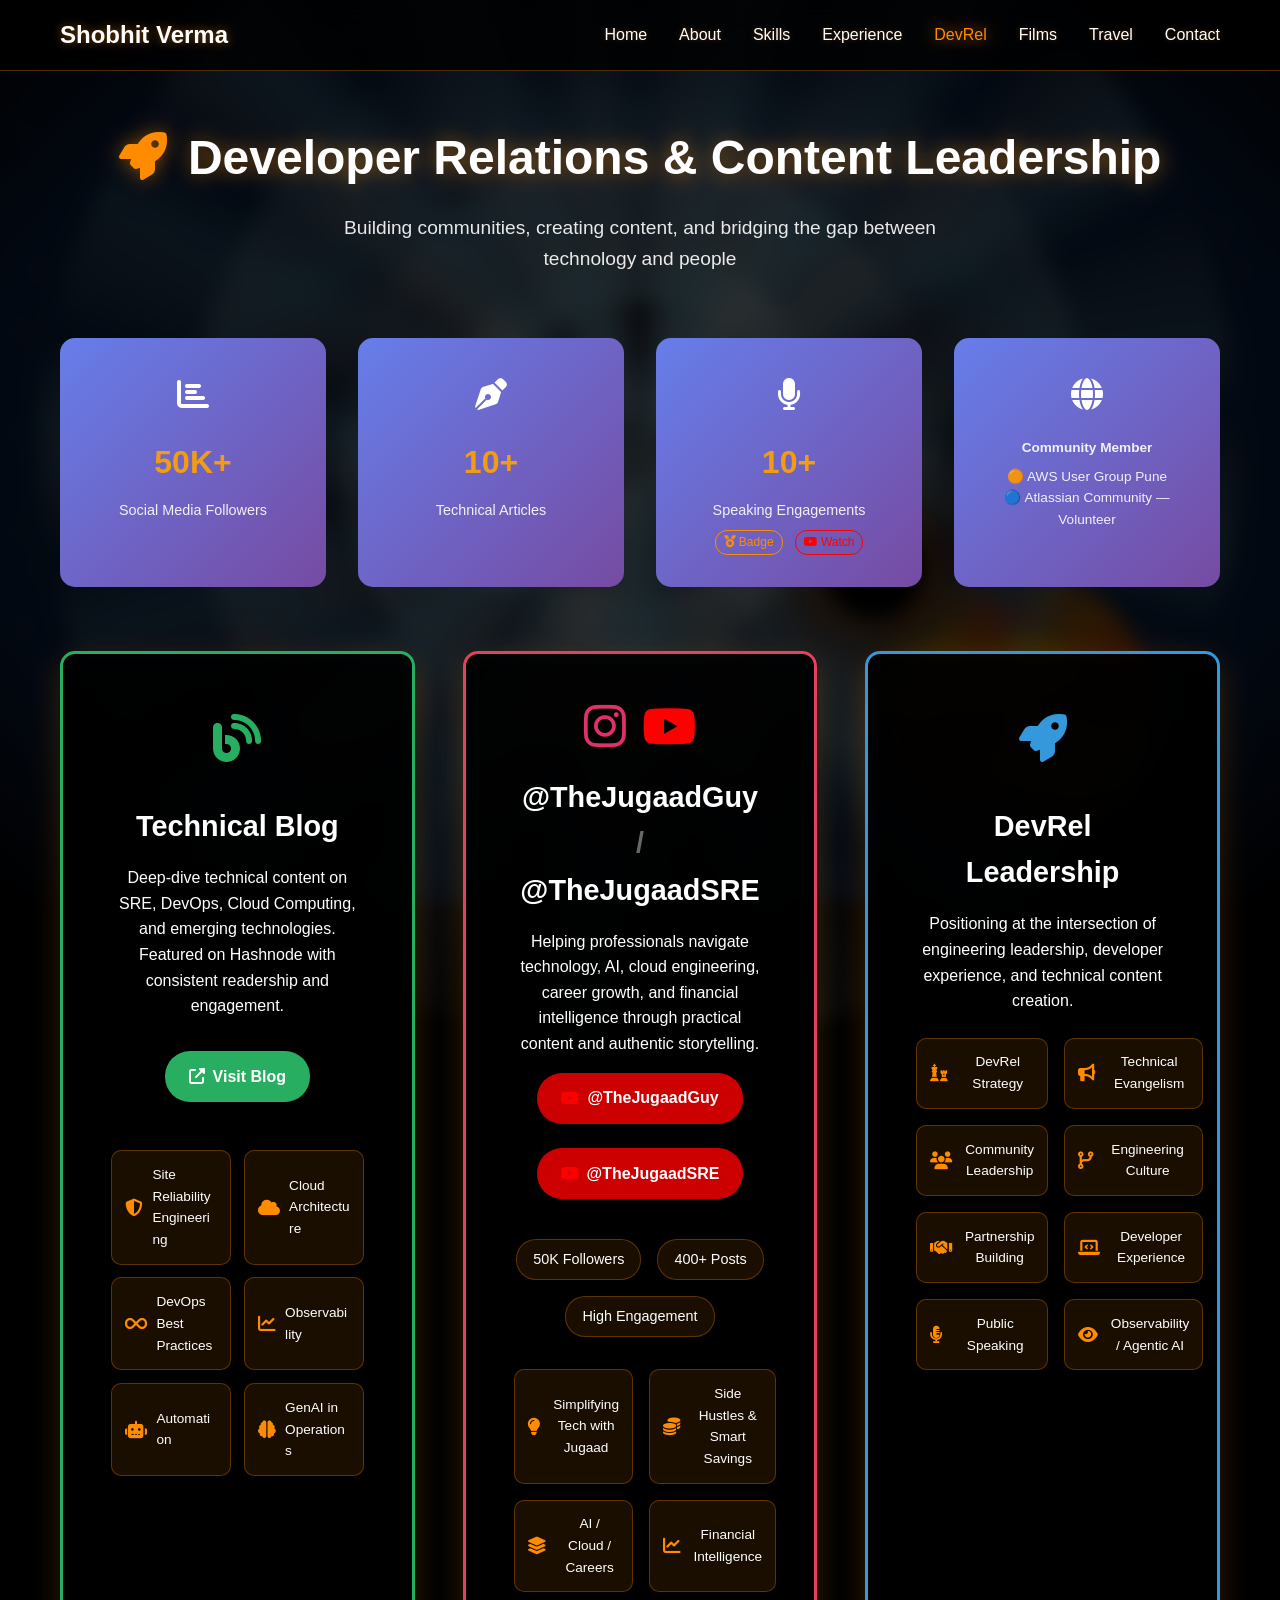
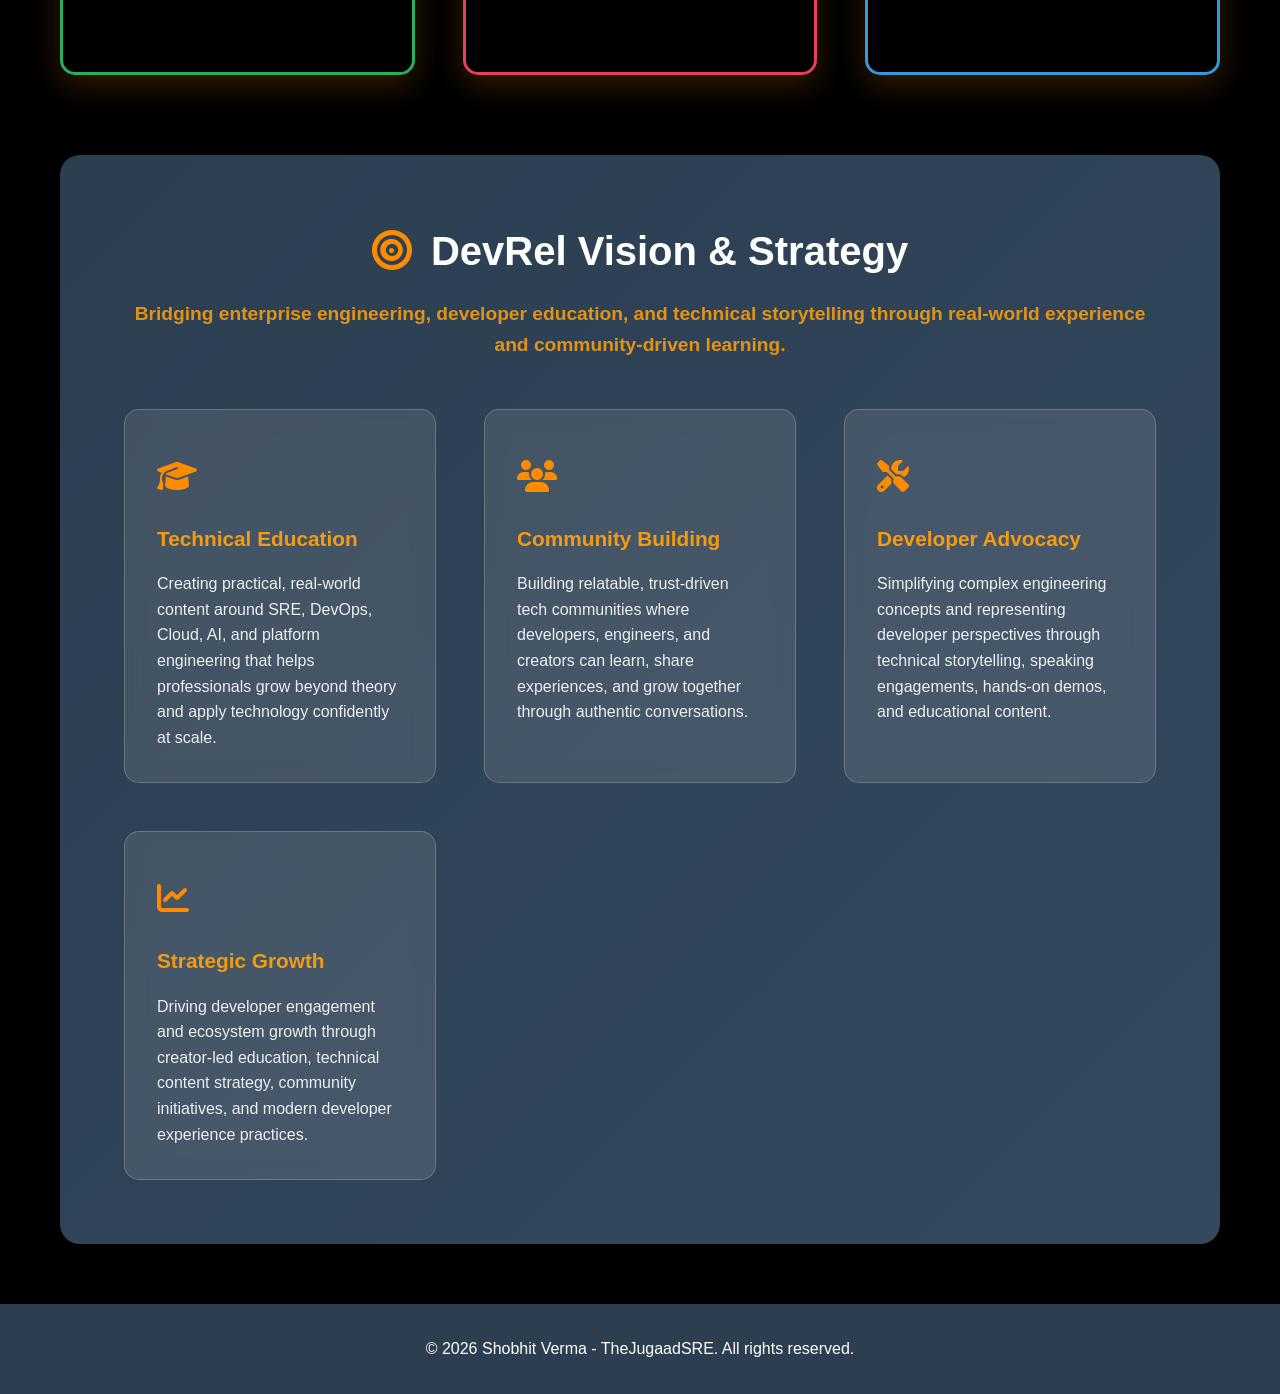
<file: devrel.html>
<!DOCTYPE html>
<html lang="en">
<head>
    <meta charset="UTF-8">
    <meta name="viewport" content="width=device-width, initial-scale=1.0">
    <title>DevRel - Shobhit Verma | SRE Manager & Content Creator</title>
    <link rel="stylesheet" href="styles.css">
    <link href="https://cdnjs.cloudflare.com/ajax/libs/font-awesome/6.4.0/css/all.min.css" rel="stylesheet">
</head>
<body>
    <!-- Epic Cosmic Background -->
    <div class="cosmic-scene">
        <div class="deep-space"></div>
        <div class="star-field">
            <div class="star"></div>
            <div class="star"></div>
            <div class="star"></div>
            <div class="star"></div>
            <div class="star"></div>
            <div class="star"></div>
            <div class="star"></div>
            <div class="star"></div>
            <div class="star"></div>
            <div class="star"></div>
        </div>
        <div class="wormhole">
            <div class="wormhole-entrance"></div>
            <div class="wormhole-tunnel"></div>
            <div class="wormhole-exit"></div>
            <div class="wormhole-energy"></div>
            <div class="wormhole-donut"></div>
        </div>
        <div class="blackhole-system">
            <div class="gravitational-lensing"></div>
            <div class="accretion-disk"></div>
            <div class="blackhole-center"></div>
            <div class="event-horizon"></div>
            <div class="hawking-radiation"></div>
        </div>
        <div class="space-particles">
            <div class="particle"></div>
            <div class="particle"></div>
            <div class="particle"></div>
            <div class="particle"></div>
            <div class="particle"></div>
        </div>
    </div>

    <!-- Navigation -->
    <nav class="navbar">
        <div class="nav-container">
            <div class="nav-logo">
                <h2>Shobhit Verma</h2>
            </div>
            <ul class="nav-menu">
                <li><a href="index.html">Home</a></li>
                <li><a href="about.html">About</a></li>
                <li><a href="skills.html">Skills</a></li>
                <li><a href="experience.html">Experience</a></li>
                <li><a href="devrel.html" class="active">DevRel</a></li>
                <li><a href="films.html">Films</a></li>
                <li><a href="travel.html">Travel</a></li>
                <li><a href="contact.html">Contact</a></li>
            </ul>
        </div>
    </nav>

    <!-- DevRel Content -->
    <main class="page-content">
        <div class="container">
            <div class="page-header">
                <h1><i class="fas fa-rocket" style="color:#ff8c00;margin-right:0.5rem;"></i> Developer Relations &amp; Content Leadership</h1>
                <p>Building communities, creating content, and bridging the gap between technology and people</p>
            </div>

            <!-- DevRel Highlights -->
            <div class="devrel-highlights">
                <div class="highlight-item">
                    <div class="highlight-icon"><i class="fas fa-chart-bar"></i></div>
                    <span class="highlight-number">50K+</span>
                    <span class="highlight-label">Social Media Followers</span>
                </div>
                <div class="highlight-item">
                    <div class="highlight-icon"><i class="fas fa-pen-nib"></i></div>
                    <span class="highlight-number">10+</span>
                    <span class="highlight-label">Technical Articles</span>
                </div>

                <!-- CHANGE 1: Speaking Engagements now links to badge + YouTube -->
                <div class="highlight-item" style="cursor:pointer;">
                    <div class="highlight-icon"><i class="fas fa-microphone"></i></div>
                    <span class="highlight-number">10+</span>
                    <span class="highlight-label">Speaking Engagements</span>
                    <div style="display:flex;gap:0.75rem;justify-content:center;margin-top:0.5rem;flex-wrap:wrap;">
                        <a href="https://globalai.community/badges/d2d61fb3-5a04-4523-bf7e-16f9224c3043/" target="_blank" rel="noopener"
                           style="font-size:0.75rem;color:#ff8c00;text-decoration:none;border:1px solid #ff8c00;padding:2px 8px;border-radius:12px;">
                            <i class="fas fa-medal"></i> Badge
                        </a>
                        <a href="https://youtu.be/WbFbbhpkDP4?si=Cpb-L5VYoaXNUH5T" target="_blank" rel="noopener"
                           style="font-size:0.75rem;color:#ff0000;text-decoration:none;border:1px solid #ff0000;padding:2px 8px;border-radius:12px;">
                            <i class="fab fa-youtube"></i> Watch
                        </a>
                    </div>
                </div>

                <!-- CHANGE 2 & 3: Removed "Work in progress", added community memberships -->
                <div class="highlight-item">
                    <div class="highlight-icon"><i class="fas fa-globe"></i></div>
                    <span class="highlight-label" style="font-size:0.85rem;text-align:center;line-height:1.6;">
                        <strong style="display:block;margin-bottom:0.4rem;">Community Member</strong>
                        <span style="display:block;">🟠 AWS User Group Pune</span>
                        <span style="display:block;">🔵 Atlassian Community — Volunteer</span>
                    </span>
                </div>
            </div>

            <!-- Content Platforms -->
            <div class="content-grid">
                <!-- Technical Blog -->
                <div class="content-card featured">
                    <div class="content-icon">
                        <i class="fas fa-blog"></i>
                    </div>
                    <h3>Technical Blog</h3>
                    <p>Deep-dive technical content on SRE, DevOps, Cloud Computing, and emerging technologies. Featured on Hashnode with consistent readership and engagement.</p>
                    
                    <div class="content-actions">
                        <a href="https://vershobhit.hashnode.dev" target="_blank" class="blog-link">
                            <i class="fas fa-external-link-alt"></i>
                            Visit Blog
                        </a>
                    </div>
                    
                    <div class="content-topics">
                        <span><i class="fas fa-shield-alt"></i> Site Reliability Engineering</span>
                        <span><i class="fas fa-cloud"></i> Cloud Architecture</span>
                        <span><i class="fas fa-infinity"></i> DevOps Best Practices</span>
                        <span><i class="fas fa-chart-line"></i> Observability</span>
                        <span><i class="fas fa-robot"></i> Automation</span>
                        <span><i class="fas fa-brain"></i> GenAI in Operations</span>
                    </div>
                </div>

                <!-- Instagram Brand -->
                <div class="content-card instagram-brand">
                    <div class="content-icon" style="display: flex; gap: 1rem; justify-content: center; align-items: center;">
                        <i class="fab fa-instagram" style="color: #e1306c;"></i>
                        <i class="fab fa-youtube" style="color: #ff0000;"></i>
                    </div>
                    <h3>
                        <a href="https://instagram.com/thejugaadguy" target="_blank" style="color: inherit; text-decoration: none;">@TheJugaadGuy</a>
                        <span style="color: rgba(255,255,255,0.4); margin: 0 0.5rem;">/</span>
                        <a href="https://instagram.com/thejugaadsre" target="_blank" style="color: inherit; text-decoration: none;">@TheJugaadSRE</a>
                    </h3>
                    <p>Helping professionals navigate technology, AI, cloud engineering, career growth, and financial intelligence through practical content and authentic storytelling.</p>
                    
                    <div class="youtube-handles" style="display: flex; flex-direction: column; align-items: center; gap: 0.5rem; margin: 1rem 0;">
                        <a href="https://www.youtube.com/@TheJugaadguy" target="_blank" class="youtube-link">
                            <i class="fab fa-youtube" style="color: #ff0000;"></i> @TheJugaadGuy
                        </a>
                        <a href="https://www.youtube.com/@TheJugaadsre" target="_blank" class="youtube-link">
                            <i class="fab fa-youtube" style="color: #ff0000;"></i> @TheJugaadSRE
                        </a>
                    </div>
                    <div class="social-stats">
                        <span>50K Followers</span>
                        <span>400+ Posts</span>
                        <span>High Engagement</span>
                    </div>
                    
                    <div class="brand-highlights">
                        <div class="brand-item">
                            <i class="fas fa-lightbulb"></i>
                            <span>Simplifying Tech with Jugaad</span>
                        </div>
                        <div class="brand-item">
                            <i class="fas fa-coins"></i>
                            <span>Side Hustles & Smart Savings</span>
                        </div>
                        <div class="brand-item">
                            <i class="fas fa-layer-group"></i>
                            <span>AI / Cloud / Careers</span>
                        </div>
                        <div class="brand-item">
                            <i class="fas fa-chart-line"></i>
                            <span>Financial Intelligence</span>
                        </div>
                    </div>
                </div>

                <!-- DevRel Leadership -->
                <div class="content-card devrel-leadership">
                    <div class="content-icon">
                        <i class="fas fa-rocket"></i>
                    </div>
                    <h3>DevRel Leadership</h3>
                    <p>Positioning at the intersection of engineering leadership, developer experience, and technical content creation.</p>
                    
                    <div class="devrel-capabilities">
                        <div class="capability-item">
                            <i class="fas fa-chess"></i>
                            <span>DevRel Strategy</span>
                        </div>
                        <div class="capability-item">
                            <i class="fas fa-bullhorn"></i>
                            <span>Technical Evangelism</span>
                        </div>
                        <div class="capability-item">
                            <i class="fas fa-users"></i>
                            <span>Community Leadership</span>
                        </div>
                        <div class="capability-item">
                            <i class="fas fa-code-branch"></i>
                            <span>Engineering Culture</span>
                        </div>
                        <div class="capability-item">
                            <i class="fas fa-handshake"></i>
                            <span>Partnership Building</span>
                        </div>
                        <div class="capability-item">
                            <i class="fas fa-laptop-code"></i>
                            <span>Developer Experience</span>
                        </div>
                        <div class="capability-item">
                            <i class="fas fa-microphone-alt"></i>
                            <span>Public Speaking</span>
                        </div>
                        <div class="capability-item">
                            <i class="fas fa-eye"></i>
                            <span>Observability / Agentic AI</span>
                        </div>
                    </div>
                </div>
            </div>

            <!-- DevRel Vision -->
            <div class="devrel-vision">
                <div class="vision-header">
                    <h3><i class="fas fa-bullseye" style="color:#ff8c00;margin-right:0.5rem;"></i> DevRel Vision &amp; Strategy</h3>
                    <p>Bridging enterprise engineering, developer education, and technical storytelling through real-world experience and community-driven learning.</p>
                </div>
                
                <div class="vision-content">
                    <div class="vision-pillar">
                        <div class="pillar-icon"><i class="fas fa-graduation-cap" style="color:#ff8c00;font-size:2rem;"></i></div>
                        <h4>Technical Education</h4>
                        <p>Creating practical, real-world content around SRE, DevOps, Cloud, AI, and platform engineering that helps professionals grow beyond theory and apply technology confidently at scale.</p>
                    </div>

                    <div class="vision-pillar">
                        <div class="pillar-icon"><i class="fas fa-users" style="color:#ff8c00;font-size:2rem;"></i></div>
                        <h4>Community Building</h4>
                        <p>Building relatable, trust-driven tech communities where developers, engineers, and creators can learn, share experiences, and grow together through authentic conversations.</p>
                    </div>

                    <div class="vision-pillar">
                        <div class="pillar-icon"><i class="fas fa-tools" style="color:#ff8c00;font-size:2rem;"></i></div>
                        <h4>Developer Advocacy</h4>
                        <p>Simplifying complex engineering concepts and representing developer perspectives through technical storytelling, speaking engagements, hands-on demos, and educational content.</p>
                    </div>

                    <div class="vision-pillar">
                        <div class="pillar-icon"><i class="fas fa-chart-line" style="color:#ff8c00;font-size:2rem;"></i></div>
                        <h4>Strategic Growth</h4>
                        <p>Driving developer engagement and ecosystem growth through creator-led education, technical content strategy, community initiatives, and modern developer experience practices.</p>
                    </div>
                </div>
            </div>
        </div>
    </main>

    <!-- Footer -->
    <footer class="footer">
        <div class="container">
            <p>&copy; 2026 Shobhit Verma - TheJugaadSRE. All rights reserved.</p>
        </div>
    </footer>

    <script src="script.js"></script>
</body>
</html>
</file>
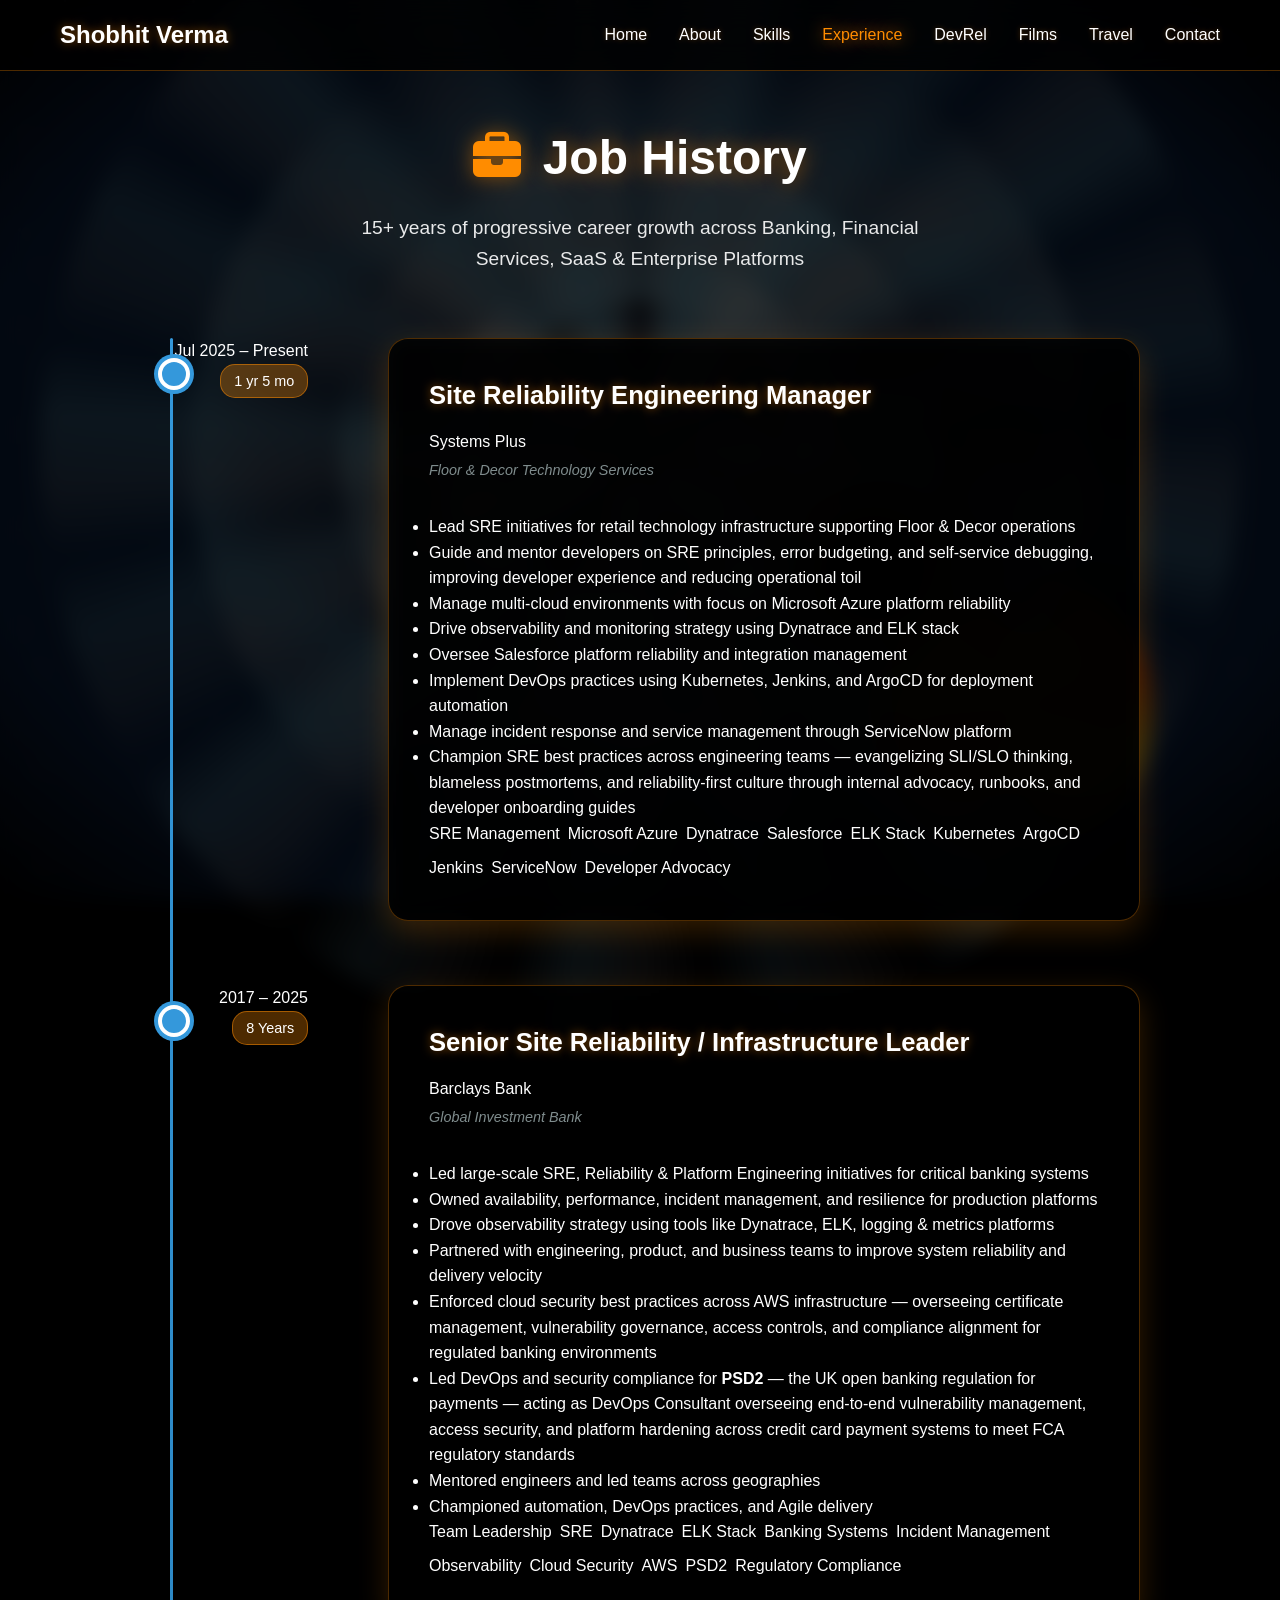
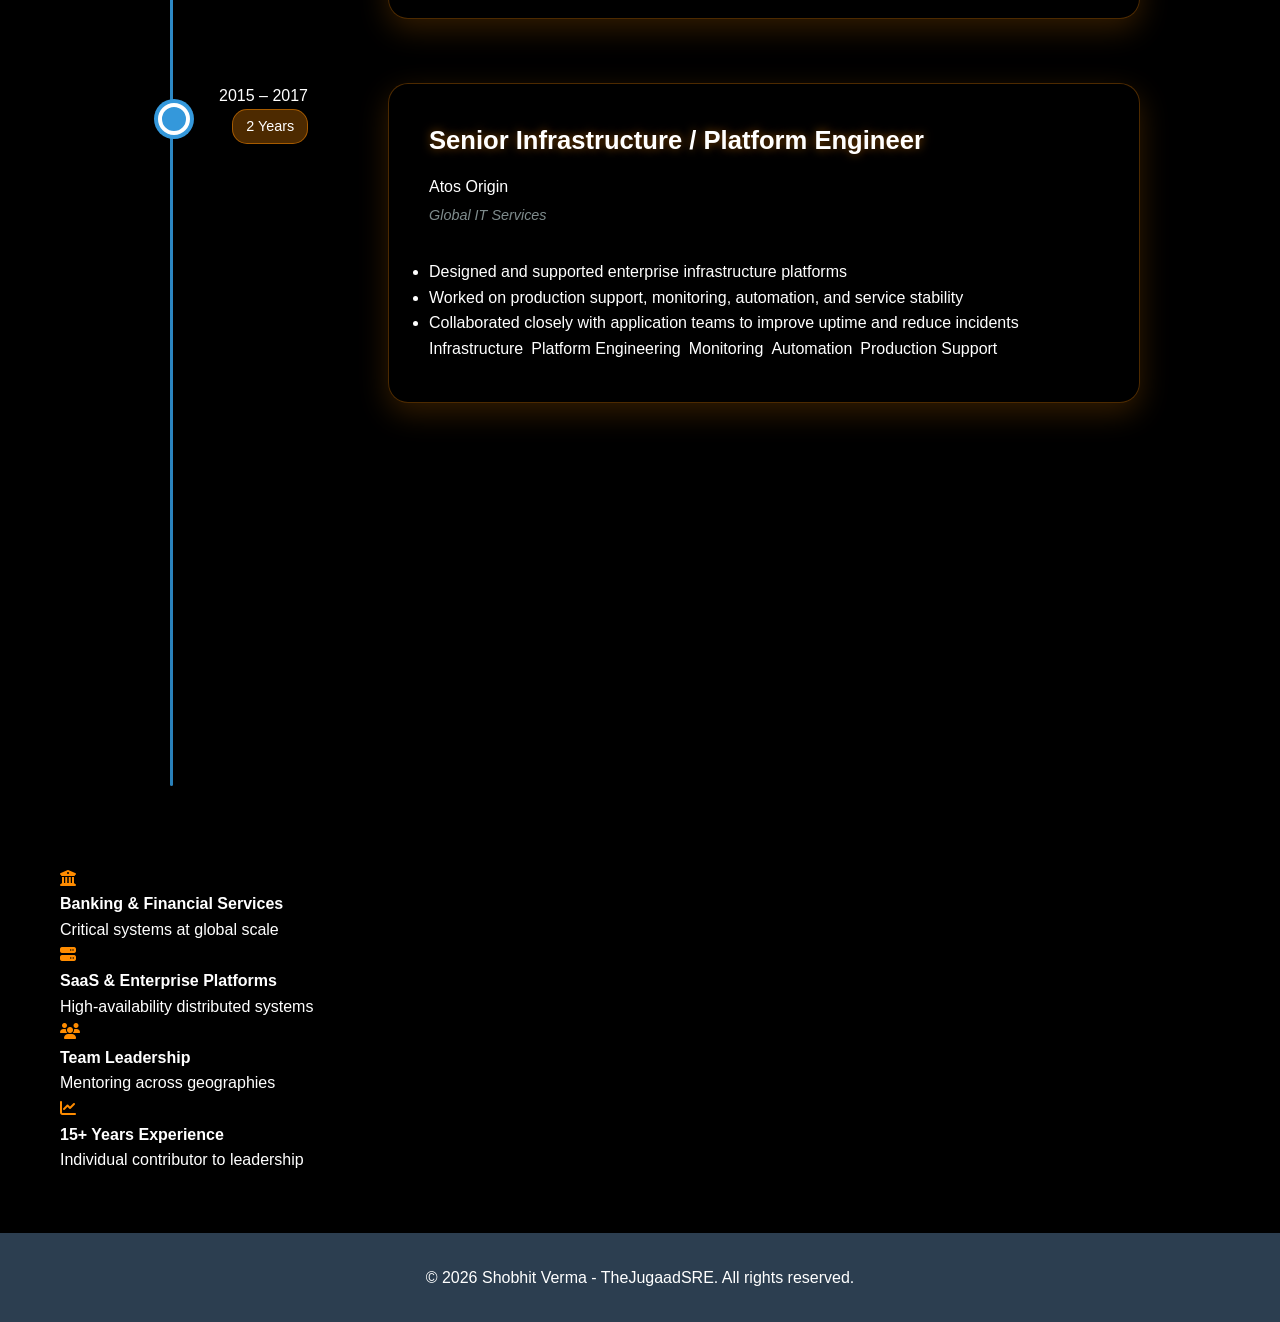
<file: experience.html>
<!DOCTYPE html>
<html lang="en">
<head>
    <meta charset="UTF-8">
    <meta name="viewport" content="width=device-width, initial-scale=1.0">
    <title>Experience - Shobhit Verma | SRE Manager & Content Creator</title>
    <link rel="stylesheet" href="styles.css">
    <link href="https://cdnjs.cloudflare.com/ajax/libs/font-awesome/6.4.0/css/all.min.css" rel="stylesheet">
</head>
<body>
    <!-- Epic Cosmic Background -->
    <div class="cosmic-scene">
        <div class="deep-space"></div>
        <div class="star-field">
            <div class="star"></div>
            <div class="star"></div>
            <div class="star"></div>
            <div class="star"></div>
            <div class="star"></div>
            <div class="star"></div>
            <div class="star"></div>
            <div class="star"></div>
            <div class="star"></div>
            <div class="star"></div>
        </div>
        <div class="wormhole">
            <div class="wormhole-entrance"></div>
            <div class="wormhole-tunnel"></div>
            <div class="wormhole-exit"></div>
            <div class="wormhole-energy"></div>
            <div class="wormhole-donut"></div>
        </div>
        <div class="blackhole-system">
            <div class="gravitational-lensing"></div>
            <div class="accretion-disk"></div>
            <div class="blackhole-center"></div>
            <div class="event-horizon"></div>
            <div class="hawking-radiation"></div>
        </div>
        <div class="space-particles">
            <div class="particle"></div>
            <div class="particle"></div>
            <div class="particle"></div>
            <div class="particle"></div>
            <div class="particle"></div>
        </div>
    </div>

    <!-- Navigation -->
    <nav class="navbar">
        <div class="nav-container">
            <div class="nav-logo">
                <h2>Shobhit Verma</h2>
            </div>
            <ul class="nav-menu">
                <li><a href="index.html">Home</a></li>
                <li><a href="about.html">About</a></li>
                <li><a href="skills.html">Skills</a></li>
                <li><a href="experience.html" class="active">Experience</a></li>
                <li><a href="devrel.html">DevRel</a></li>
                <li><a href="films.html">Films</a></li>
                <li><a href="travel.html">Travel</a></li>
                <li><a href="contact.html">Contact</a></li>
            </ul>
        </div>
    </nav>

    <!-- Experience Content -->
    <main class="page-content">
        <div class="container">
            <div class="page-header">
                <h1><i class="fas fa-briefcase" style="color:#ff8c00;margin-right:0.5rem;"></i> Job History</h1>
                <p>15+ years of progressive career growth across Banking, Financial Services, SaaS &amp; Enterprise Platforms</p>
            </div>

            <div class="timeline">

                <!-- Systems Plus -->
                <div class="timeline-item">
                    <div class="timeline-date">
                        <span class="date-range">Jul 2025 – Present</span>
                        <span class="duration" id="systems-plus-duration">...</span>
                    </div>
                    <div class="timeline-content">
                        <div class="job-header">
                            <h3>Site Reliability Engineering Manager</h3>
                            <div class="company-info">
                                <span class="company-name">Systems Plus</span>
                                <span class="company-type">Floor &amp; Decor Technology Services</span>
                            </div>
                        </div>
                        <ul class="job-bullets">
                            <li>Lead SRE initiatives for retail technology infrastructure supporting Floor &amp; Decor operations</li>
                            <li>Guide and mentor developers on SRE principles, error budgeting, and self-service debugging, improving developer experience and reducing operational toil</li>
                            <li>Manage multi-cloud environments with focus on Microsoft Azure platform reliability</li>
                            <li>Drive observability and monitoring strategy using Dynatrace and ELK stack</li>
                            <li>Oversee Salesforce platform reliability and integration management</li>
                            <li>Implement DevOps practices using Kubernetes, Jenkins, and ArgoCD for deployment automation</li>
                            <li>Manage incident response and service management through ServiceNow platform</li>
                            <li>Champion SRE best practices across engineering teams — evangelizing SLI/SLO thinking, blameless postmortems, and reliability-first culture through internal advocacy, runbooks, and developer onboarding guides</li>
                        </ul>
                        <div class="tech-tags">
                            <span class="tag primary">SRE Management</span>
                            <span class="tag">Microsoft Azure</span>
                            <span class="tag">Dynatrace</span>
                            <span class="tag">Salesforce</span>
                            <span class="tag">ELK Stack</span>
                            <span class="tag">Kubernetes</span>
                            <span class="tag">ArgoCD</span>
                            <span class="tag">Jenkins</span>
                            <span class="tag">ServiceNow</span>
                            <span class="tag">Developer Advocacy</span>
                        </div>
                    </div>
                </div>

                <!-- Barclays -->
                <div class="timeline-item">
                    <div class="timeline-date">
                        <span class="date-range">2017 – 2025</span>
                        <span class="duration">8 Years</span>
                    </div>
                    <div class="timeline-content">
                        <div class="job-header">
                            <h3>Senior Site Reliability / Infrastructure Leader</h3>
                            <div class="company-info">
                                <span class="company-name">Barclays Bank</span>
                                <span class="company-type">Global Investment Bank</span>
                            </div>
                        </div>
                        <ul class="job-bullets">
                            <li>Led large-scale SRE, Reliability &amp; Platform Engineering initiatives for critical banking systems</li>
                            <li>Owned availability, performance, incident management, and resilience for production platforms</li>
                            <li>Drove observability strategy using tools like Dynatrace, ELK, logging &amp; metrics platforms</li>
                            <li>Partnered with engineering, product, and business teams to improve system reliability and delivery velocity</li>
                            <li>Enforced cloud security best practices across AWS infrastructure — overseeing certificate management, vulnerability governance, access controls, and compliance alignment for regulated banking environments</li>
                            <li>Led DevOps and security compliance for <strong>PSD2</strong> — the UK open banking regulation for payments — acting as DevOps Consultant overseeing end-to-end vulnerability management, access security, and platform hardening across credit card payment systems to meet FCA regulatory standards</li>
                            <li>Mentored engineers and led teams across geographies</li>
                            <li>Championed automation, DevOps practices, and Agile delivery</li>
                        </ul>
                        <div class="tech-tags">
                            <span class="tag primary">Team Leadership</span>
                            <span class="tag">SRE</span>
                            <span class="tag">Dynatrace</span>
                            <span class="tag">ELK Stack</span>
                            <span class="tag">Banking Systems</span>
                            <span class="tag">Incident Management</span>
                            <span class="tag">Observability</span>
                            <span class="tag">Cloud Security</span>
                            <span class="tag">AWS</span>
                            <span class="tag">PSD2</span>
                            <span class="tag">Regulatory Compliance</span>
                        </div>
                    </div>
                </div>

                <!-- Atos -->
                <div class="timeline-item">
                    <div class="timeline-date">
                        <span class="date-range">2015 – 2017</span>
                        <span class="duration">2 Years</span>
                    </div>
                    <div class="timeline-content">
                        <div class="job-header">
                            <h3>Senior Infrastructure / Platform Engineer</h3>
                            <div class="company-info">
                                <span class="company-name">Atos Origin</span>
                                <span class="company-type">Global IT Services</span>
                            </div>
                        </div>
                        <ul class="job-bullets">
                            <li>Designed and supported enterprise infrastructure platforms</li>
                            <li>Worked on production support, monitoring, automation, and service stability</li>
                            <li>Collaborated closely with application teams to improve uptime and reduce incidents</li>
                        </ul>
                        <div class="tech-tags">
                            <span class="tag">Infrastructure</span>
                            <span class="tag">Platform Engineering</span>
                            <span class="tag">Monitoring</span>
                            <span class="tag">Automation</span>
                            <span class="tag">Production Support</span>
                        </div>
                    </div>
                </div>

                <!-- Cognizant -->
                <div class="timeline-item">
                    <div class="timeline-date">
                        <span class="date-range">2010 – 2015</span>
                        <span class="duration">5 Years</span>
                    </div>
                    <div class="timeline-content">
                        <div class="job-header">
                            <h3>Software / Systems Engineer</h3>
                            <div class="company-info">
                                <span class="company-name">Cognizant Technology Solutions</span>
                                <span class="company-type">Global Technology Services</span>
                            </div>
                        </div>
                        <ul class="job-bullets">
                            <li>Started career in enterprise IT and production systems</li>
                            <li>Gained strong foundation in systems engineering, support, delivery, and operations</li>
                            <li>Worked across multiple clients and large distributed environments</li>
                        </ul>
                        <div class="tech-tags">
                            <span class="tag">Systems Engineering</span>
                            <span class="tag">Enterprise IT</span>
                            <span class="tag">Production Systems</span>
                            <span class="tag">Operations</span>
                            <span class="tag">Multi-client</span>
                        </div>
                    </div>
                </div>

            </div>

            <!-- Career Highlights -->
            <div class="career-highlights">
                <div class="highlight-card">
                    <i class="fas fa-university" style="color:#ff8c00;"></i>
                    <h4>Banking &amp; Financial Services</h4>
                    <p>Critical systems at global scale</p>
                </div>
                <div class="highlight-card">
                    <i class="fas fa-server" style="color:#ff8c00;"></i>
                    <h4>SaaS &amp; Enterprise Platforms</h4>
                    <p>High-availability distributed systems</p>
                </div>
                <div class="highlight-card">
                    <i class="fas fa-users" style="color:#ff8c00;"></i>
                    <h4>Team Leadership</h4>
                    <p>Mentoring across geographies</p>
                </div>
                <div class="highlight-card">
                    <i class="fas fa-chart-line" style="color:#ff8c00;"></i>
                    <h4>15+ Years Experience</h4>
                    <p>Individual contributor to leadership</p>
                </div>
            </div>

        </div>
    </main>

    <!-- Footer -->
    <footer class="footer">
        <div class="container">
            <p>&copy; 2026 Shobhit Verma - TheJugaadSRE. All rights reserved.</p>
        </div>
    </footer>

    <script src="script.js"></script>
    <script>
        // Dynamically calculate duration from Jul 2025 to today
        (function() {
            var start = new Date(2025, 6, 1); // July 2025 (month is 0-indexed)
            var now = new Date();
            var months = (now.getFullYear() - start.getFullYear()) * 12 + (now.getMonth() - start.getMonth());
            if (now.getDate() < start.getDate()) months--; // partial month correction
            if (months < 1) months = 1;
            var years = Math.floor(months / 12);
            var rem = months % 12;
            var label = '';
            if (years > 0 && rem > 0) {
                label = years + ' yr ' + rem + ' mo';
            } else if (years > 0) {
                label = years + (years === 1 ? ' Year' : ' Years');
            } else {
                label = months + (months === 1 ? ' Month' : ' Months');
            }
            var el = document.getElementById('systems-plus-duration');
            if (el) el.textContent = label;
        })();
    </script>
</body>
</html>
</file>
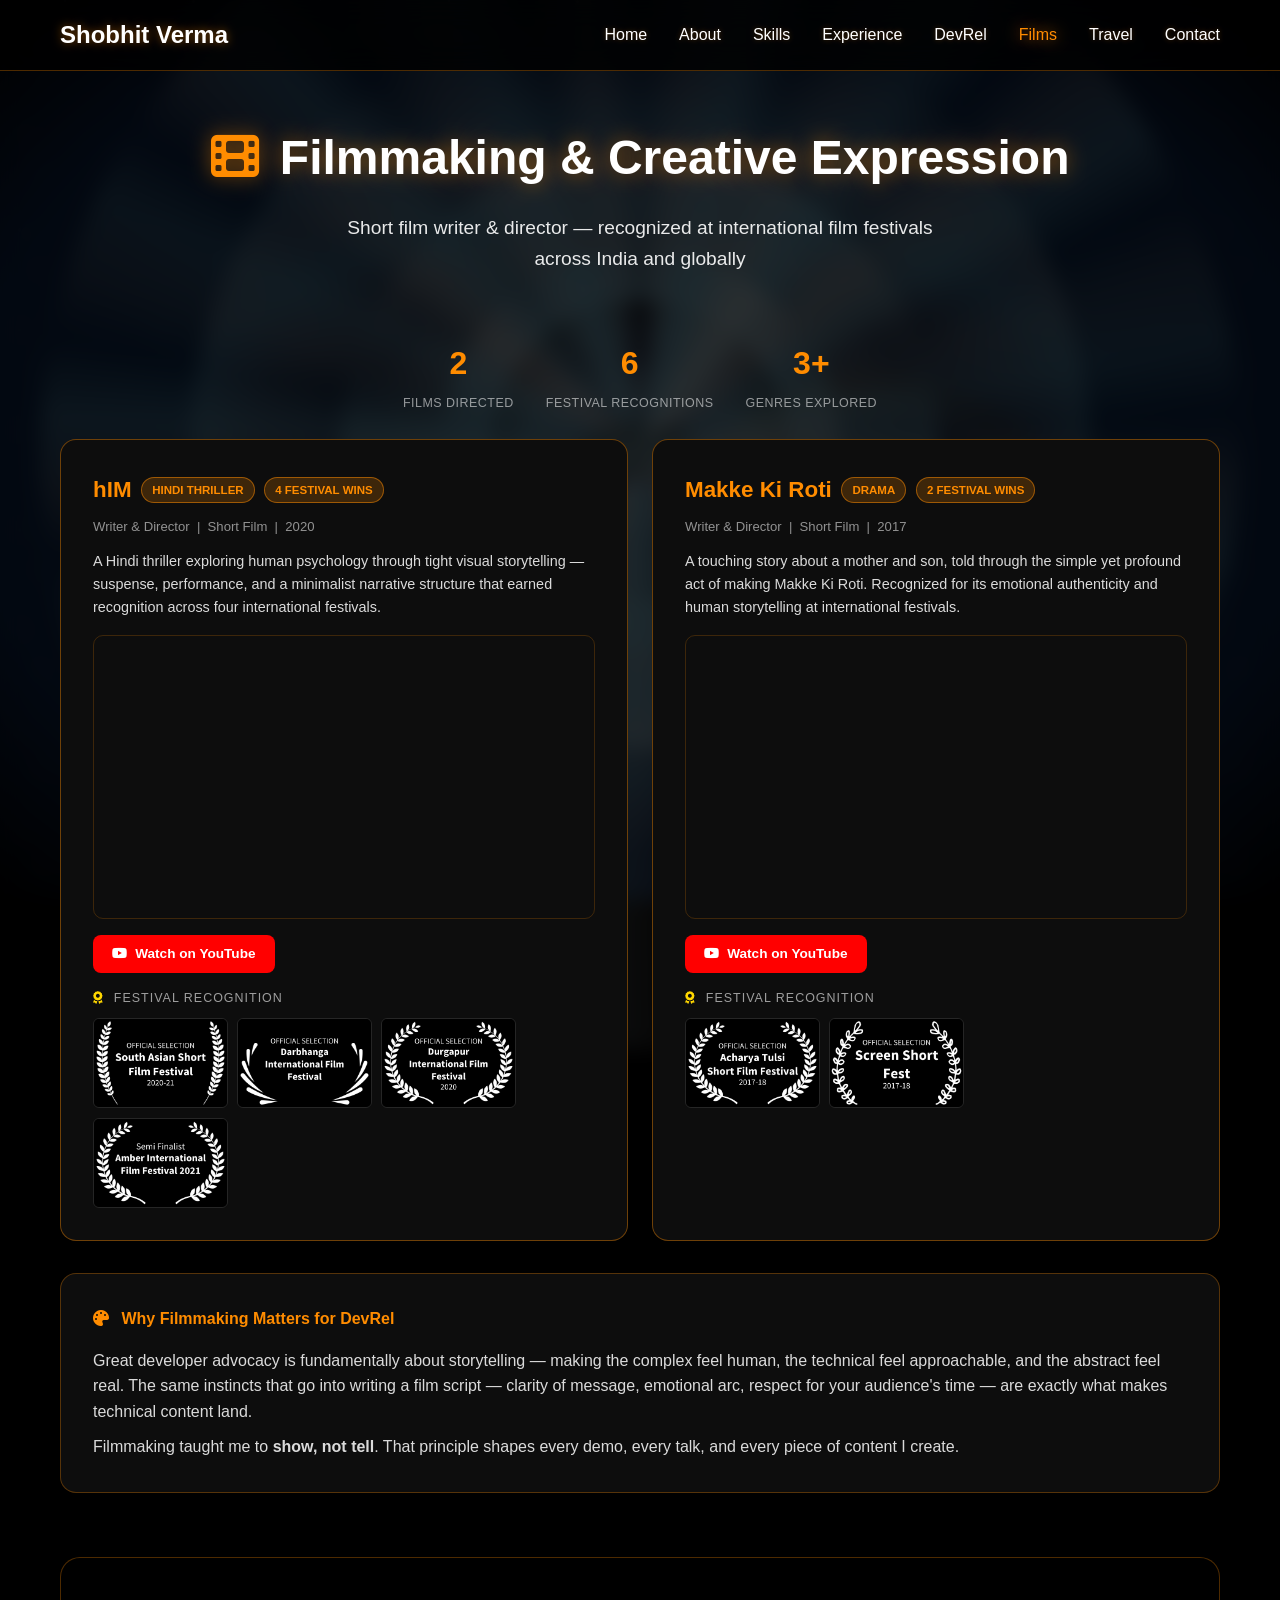
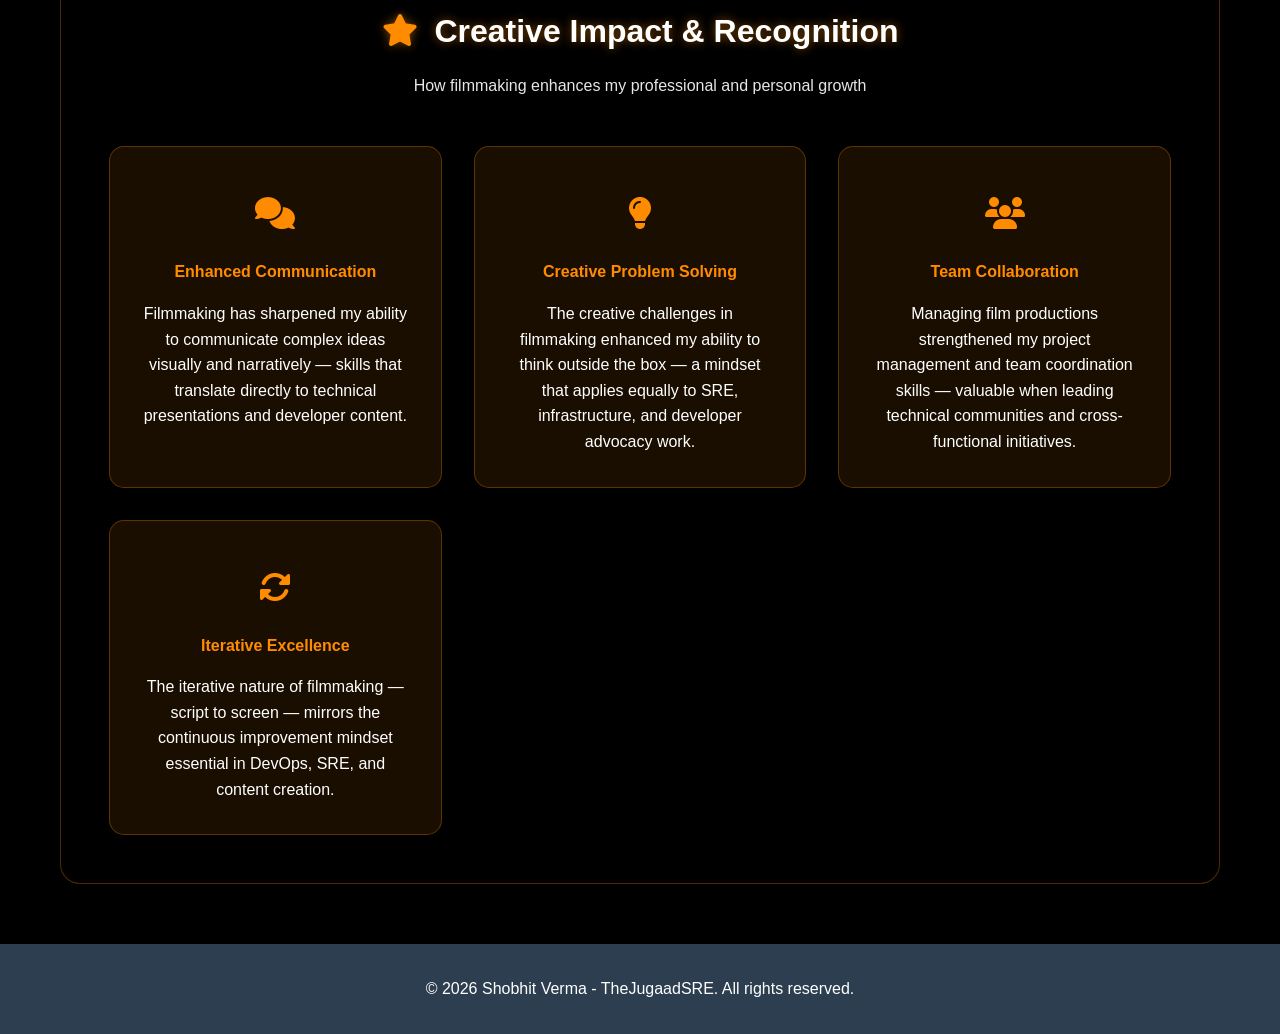
<file: films.html>
<!DOCTYPE html>
<html lang="en">
<head>
    <meta charset="UTF-8">
    <meta name="viewport" content="width=device-width, initial-scale=1.0">
    <title>Films - Shobhit Verma | SRE Manager & Content Creator</title>
    <link rel="stylesheet" href="styles.css">
    <link href="https://cdnjs.cloudflare.com/ajax/libs/font-awesome/6.4.0/css/all.min.css" rel="stylesheet">
    <style>
        .film-showcase-card {
            background: #0d0d0d !important;
            border: 1px solid rgba(255,140,0,0.4) !important;
            border-radius: 16px !important;
            padding: 2rem !important;
            color: #ffffff !important;
        }
        .film-showcase-card * { color: inherit; }
        /* SIDE BY SIDE layout on desktop */
        .films-two-col {
            display: grid;
            grid-template-columns: 1fr 1fr;
            gap: 1.5rem;
            margin-bottom: 2rem;
        }
        @media (max-width: 900px) {
            .films-two-col { grid-template-columns: 1fr; }
        }
        .film-title-row {
            display: flex;
            align-items: center;
            gap: 0.6rem;
            margin-bottom: 0.5rem;
            flex-wrap: wrap;
        }
        .film-title-row h3 { color: #ff8c00 !important; font-size: 1.4rem; margin: 0; }
        .film-genre-badge {
            background: rgba(255,140,0,0.2) !important;
            border: 1px solid rgba(255,140,0,0.5) !important;
            color: #ff8c00 !important;
            padding: 3px 10px;
            border-radius: 20px;
            font-size: 0.72rem;
            font-weight: 600;
            text-transform: uppercase;
        }
        .film-meta { color: rgba(255,255,255,0.55) !important; font-size: 0.82rem; margin-bottom: 0.8rem; }
        .film-description { color: rgba(255,255,255,0.85) !important; margin-bottom: 1rem; font-size: 0.9rem; line-height: 1.6; }
        .film-embed {
            position: relative;
            padding-bottom: 56.25%;
            height: 0;
            overflow: hidden;
            border-radius: 10px;
            margin-bottom: 1rem;
            border: 1px solid rgba(255,140,0,0.2);
        }
        .film-embed iframe {
            position: absolute; top: 0; left: 0;
            width: 100%; height: 100%;
            border: none; border-radius: 10px;
        }
        .watch-btn {
            display: inline-flex;
            align-items: center;
            gap: 0.5rem;
            background: #ff0000;
            color: #fff !important;
            padding: 0.5rem 1.2rem;
            border-radius: 8px;
            font-weight: 600;
            font-size: 0.85rem;
            margin-bottom: 1rem;
        }
        .watch-btn:hover { background: #cc0000; }
        .laurels-title {
            color: rgba(255,255,255,0.6);
            font-size: 0.78rem;
            text-transform: uppercase;
            letter-spacing: 1px;
            margin-bottom: 0.6rem;
        }
        /* Laurel images grid */
        .laurels-img-grid {
            display: flex;
            flex-wrap: wrap;
            gap: 0.6rem;
            align-items: center;
        }
        .laurels-img-grid img {
            height: 90px;
            width: auto;
            border-radius: 6px;
            border: 1px solid rgba(255,255,255,0.1);
        }
        .films-stats-row {
            display: flex;
            gap: 2rem;
            margin: 1.5rem 0;
            flex-wrap: wrap;
            justify-content: center;
        }
        .film-stat { text-align: center; }
        .film-stat .num { font-size: 2rem; font-weight: 700; color: #ff8c00; display: block; }
        .film-stat .lbl { font-size: 0.78rem; color: rgba(255,255,255,0.55); text-transform: uppercase; letter-spacing: 0.5px; }
        /* Hamburger nav fix */
        .hamburger { display: none; flex-direction: column; gap: 5px; cursor: pointer; background: none; border: none; padding: 4px; }
        .hamburger span { width: 25px; height: 2px; background: #fff; display: block; border-radius: 2px; }
        @media (max-width: 768px) {
            .hamburger { display: flex !important; }
        }
    </style>
</head>
<body>
    <div class="cosmic-scene">
        <div class="deep-space"></div>
        <div class="star-field">
            <div class="star"></div><div class="star"></div><div class="star"></div>
            <div class="star"></div><div class="star"></div><div class="star"></div>
            <div class="star"></div><div class="star"></div><div class="star"></div>
            <div class="star"></div>
        </div>
        <div class="wormhole">
            <div class="wormhole-entrance"></div><div class="wormhole-tunnel"></div>
            <div class="wormhole-exit"></div><div class="wormhole-energy"></div>
            <div class="wormhole-donut"></div>
        </div>
        <div class="blackhole-system">
            <div class="gravitational-lensing"></div><div class="accretion-disk"></div>
            <div class="blackhole-center"></div><div class="event-horizon"></div>
            <div class="hawking-radiation"></div>
        </div>
        <div class="space-particles">
            <div class="particle"></div><div class="particle"></div><div class="particle"></div>
            <div class="particle"></div><div class="particle"></div>
        </div>
    </div>

    <nav class="navbar">
        <div class="nav-container">
            <div class="nav-logo"><h2>Shobhit Verma</h2></div>
            <ul class="nav-menu" id="navMenu">
                <li><a href="index.html">Home</a></li>
                <li><a href="about.html">About</a></li>
                <li><a href="skills.html">Skills</a></li>
                <li><a href="experience.html">Experience</a></li>
                <li><a href="devrel.html">DevRel</a></li>
                <li><a href="films.html" class="active">Films</a></li>
                <li><a href="travel.html">Travel</a></li>
                <li><a href="contact.html">Contact</a></li>
            </ul>
            <button class="hamburger" id="hamburger" aria-label="Toggle menu">
                <span></span><span></span><span></span>
            </button>
        </div>
    </nav>

    <main class="page-content">
        <div class="container">
            <div class="page-header">
                <h1><i class="fas fa-film" style="color:#ff8c00;margin-right:0.5rem;"></i> Filmmaking &amp; Creative Expression</h1>
                <p>Short film writer &amp; director — recognized at international film festivals across India and globally</p>
            </div>

            <div class="films-stats-row">
                <div class="film-stat"><span class="num">2</span><span class="lbl">Films Directed</span></div>
                <div class="film-stat"><span class="num">6</span><span class="lbl">Festival Recognitions</span></div>
                <div class="film-stat"><span class="num">3+</span><span class="lbl">Genres Explored</span></div>
            </div>

            <!-- TWO FILMS SIDE BY SIDE -->
            <div class="films-two-col">

                <!-- FILM 1: hIM -->
                <div class="film-showcase-card">
                    <div class="film-title-row">
                        <h3>hIM</h3>
                        <span class="film-genre-badge">Hindi Thriller</span>
                        <span class="film-genre-badge" style="background:rgba(255,215,0,0.15);border-color:rgba(255,215,0,0.4);color:gold;">4 Festival Wins</span>
                    </div>
                    <div class="film-meta">Writer &amp; Director &nbsp;|&nbsp; Short Film &nbsp;|&nbsp; 2020</div>
                    <p class="film-description">A Hindi thriller exploring human psychology through tight visual storytelling — suspense, performance, and a minimalist narrative structure that earned recognition across four international festivals.</p>
                    <div class="film-embed">
                        <iframe src="https://www.youtube.com/embed/YnEsxTtC01I" title="hIM - Hindi Thriller Short Film" allowfullscreen loading="lazy"></iframe>
                    </div>
                    <a href="https://www.youtube.com/watch?v=YnEsxTtC01I" target="_blank" rel="noopener" class="watch-btn">
                        <i class="fab fa-youtube"></i> Watch on YouTube
                    </a>
                    <div>
                        <div class="laurels-title"><i class="fas fa-award" style="color:gold;margin-right:0.4rem;"></i> Festival Recognition</div>
                        <div class="laurels-img-grid">
                            <img src="images/laurel-south-asian.png.png" alt="South Asian Short Film Festival 2020-21">
                            <img src="images/laurel-darbhanga.png.png" alt="Darbhanga International Film Festival">
                            <img src="images/laurel-durgapur.png.png" alt="Durgapur International Film Festival 2020">
                            <img src="images/laurel-amber.png.png" alt="Semi Finalist - Amber International Film Festival 2021">
                        </div>
                    </div>
                </div>

                <!-- FILM 2: Makke Ki Roti -->
                <div class="film-showcase-card">
                    <div class="film-title-row">
                        <h3>Makke Ki Roti</h3>
                        <span class="film-genre-badge">Drama</span>
                        <span class="film-genre-badge" style="background:rgba(255,215,0,0.15);border-color:rgba(255,215,0,0.4);color:gold;">2 Festival Wins</span>
                    </div>
                    <div class="film-meta">Writer &amp; Director &nbsp;|&nbsp; Short Film &nbsp;|&nbsp; 2017</div>
                    <p class="film-description">A touching story about a mother and son, told through the simple yet profound act of making Makke Ki Roti. Recognized for its emotional authenticity and human storytelling at international festivals.</p>
                    <div class="film-embed">
                        <iframe src="https://www.youtube.com/embed/8XHlPv_4nP0" title="Makke Ki Roti - Short Film" allowfullscreen loading="lazy"></iframe>
                    </div>
                    <a href="https://www.youtube.com/watch?v=8XHlPv_4nP0" target="_blank" rel="noopener" class="watch-btn">
                        <i class="fab fa-youtube"></i> Watch on YouTube
                    </a>
                    <div>
                        <div class="laurels-title"><i class="fas fa-award" style="color:gold;margin-right:0.4rem;"></i> Festival Recognition</div>
                        <div class="laurels-img-grid">
                            <img src="images/laurel-acharya-tulsi.png.png" alt="Acharya Tulsi Short Film Festival 2017-18">
                            <img src="images/laurel-screen-short.png.png" alt="Screen Short Fest 2017-18">
                        </div>
                    </div>
                </div>

            </div>

            <!-- Creative Philosophy -->
            <div class="creative-philosophy" style="background:#0d0d0d;border:1px solid rgba(255,140,0,0.3);border-radius:16px;padding:2rem;margin-bottom:2rem;">
                <h4><i class="fas fa-palette" style="color:#ff8c00;margin-right:0.5rem;"></i> Why Filmmaking Matters for DevRel</h4>
                <p style="color:rgba(255,255,255,0.85);margin-top:0.8rem;">Great developer advocacy is fundamentally about storytelling — making the complex feel human, the technical feel approachable, and the abstract feel real. The same instincts that go into writing a film script — clarity of message, emotional arc, respect for your audience's time — are exactly what makes technical content land.</p>
                <p style="color:rgba(255,255,255,0.85);margin-top:0.6rem;">Filmmaking taught me to <strong>show, not tell</strong>. That principle shapes every demo, every talk, and every piece of content I create.</p>
            </div>

            <!-- Creative Impact -->
            <div class="creative-impact">
                <div class="impact-header">
                    <h3><i class="fas fa-star" style="color:#ff8c00;margin-right:0.5rem;"></i> Creative Impact &amp; Recognition</h3>
                    <p>How filmmaking enhances my professional and personal growth</p>
                </div>
                <div class="impact-grid">
                    <div class="impact-item">
                        <div class="impact-icon"><i class="fas fa-comments" style="color:#ff8c00;font-size:2rem;"></i></div>
                        <h4>Enhanced Communication</h4>
                        <p>Filmmaking has sharpened my ability to communicate complex ideas visually and narratively — skills that translate directly to technical presentations and developer content.</p>
                    </div>
                    <div class="impact-item">
                        <div class="impact-icon"><i class="fas fa-lightbulb" style="color:#ff8c00;font-size:2rem;"></i></div>
                        <h4>Creative Problem Solving</h4>
                        <p>The creative challenges in filmmaking enhanced my ability to think outside the box — a mindset that applies equally to SRE, infrastructure, and developer advocacy work.</p>
                    </div>
                    <div class="impact-item">
                        <div class="impact-icon"><i class="fas fa-users" style="color:#ff8c00;font-size:2rem;"></i></div>
                        <h4>Team Collaboration</h4>
                        <p>Managing film productions strengthened my project management and team coordination skills — valuable when leading technical communities and cross-functional initiatives.</p>
                    </div>
                    <div class="impact-item">
                        <div class="impact-icon"><i class="fas fa-sync-alt" style="color:#ff8c00;font-size:2rem;"></i></div>
                        <h4>Iterative Excellence</h4>
                        <p>The iterative nature of filmmaking — script to screen — mirrors the continuous improvement mindset essential in DevOps, SRE, and content creation.</p>
                    </div>
                </div>
            </div>

        </div>
    </main>

    <footer class="footer">
        <div class="container">
            <p>&copy; 2026 Shobhit Verma - TheJugaadSRE. All rights reserved.</p>
        </div>
    </footer>

    <script src="script.js"></script>
    <script>
        // Hamburger nav toggle — fallback in case script.js doesn't handle it
        (function() {
            var btn = document.getElementById('hamburger');
            var menu = document.getElementById('navMenu');
            if (btn && menu) {
                btn.addEventListener('click', function(e) {
                    e.stopPropagation();
                    menu.classList.toggle('active');
                });
                document.addEventListener('click', function(e) {
                    if (!menu.contains(e.target) && !btn.contains(e.target)) {
                        menu.classList.remove('active');
                    }
                });
            }
        })();
    </script>
</body>
</html>
</file>
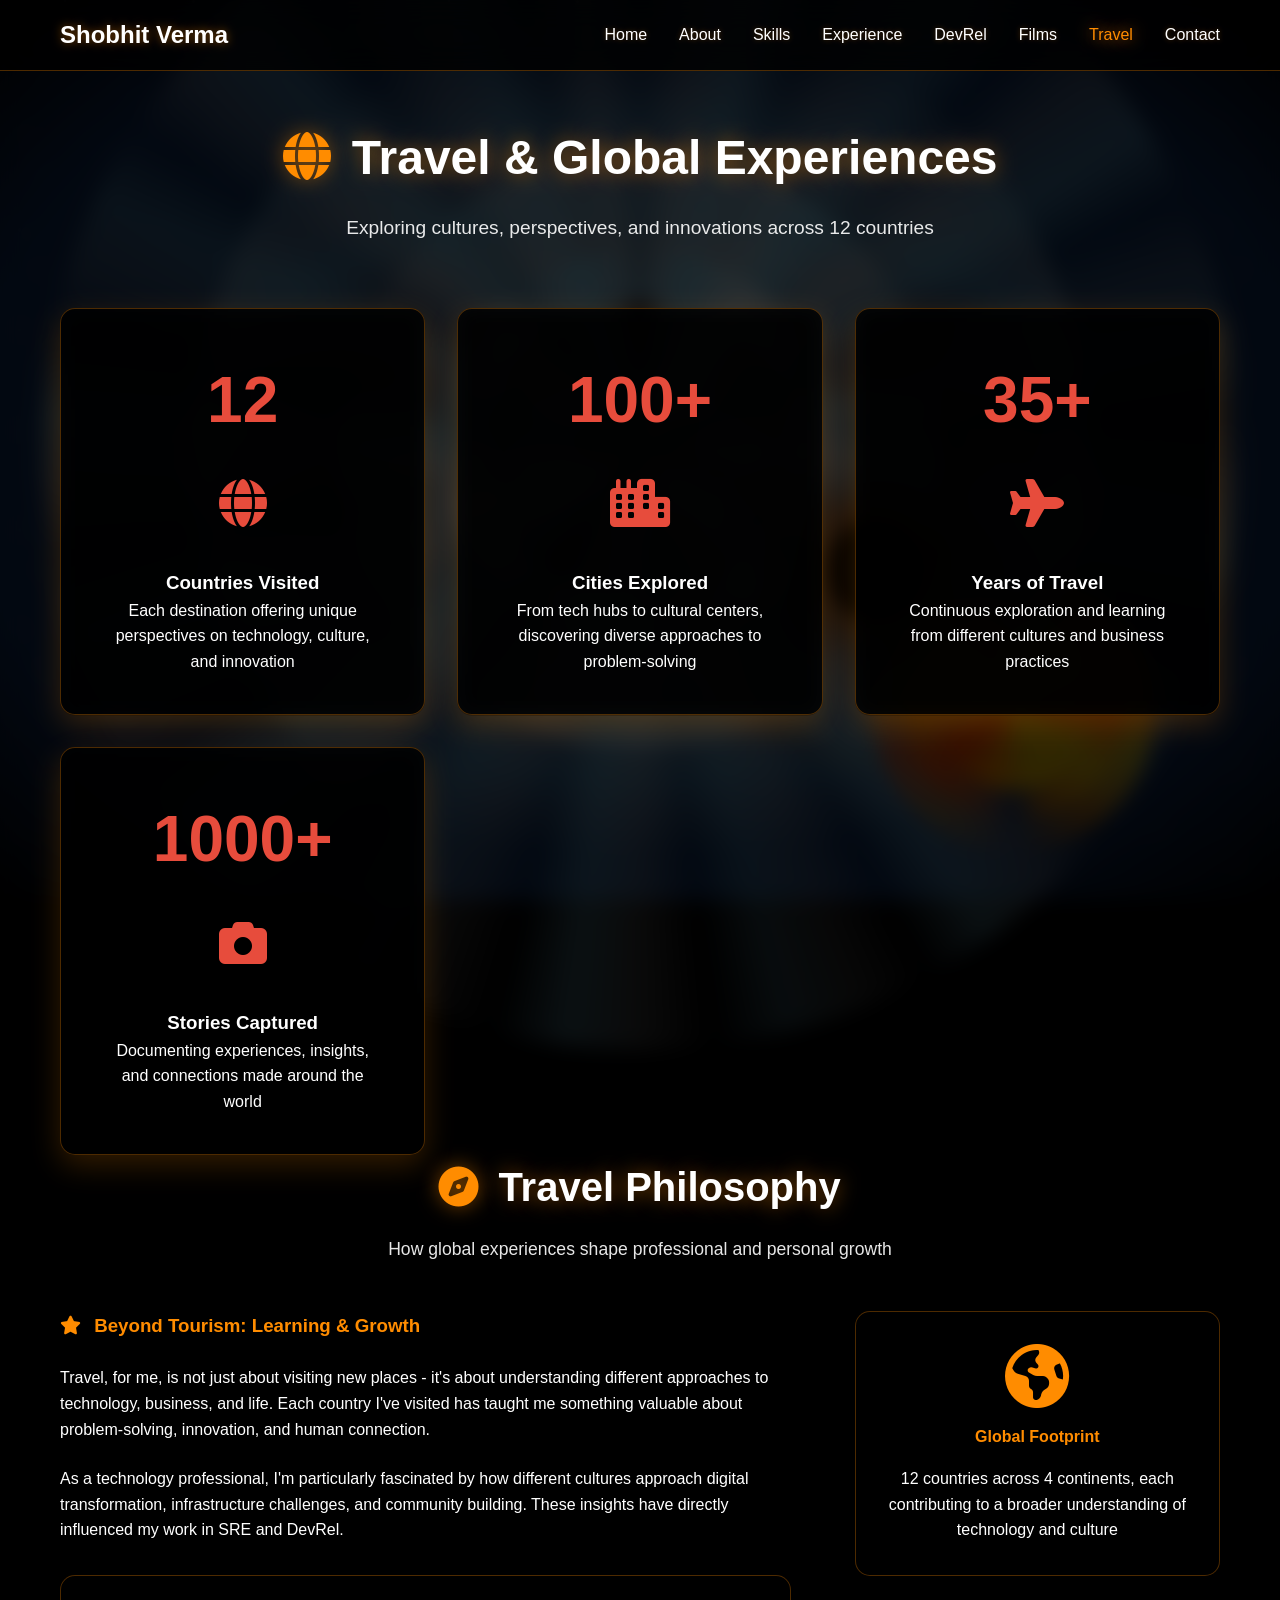
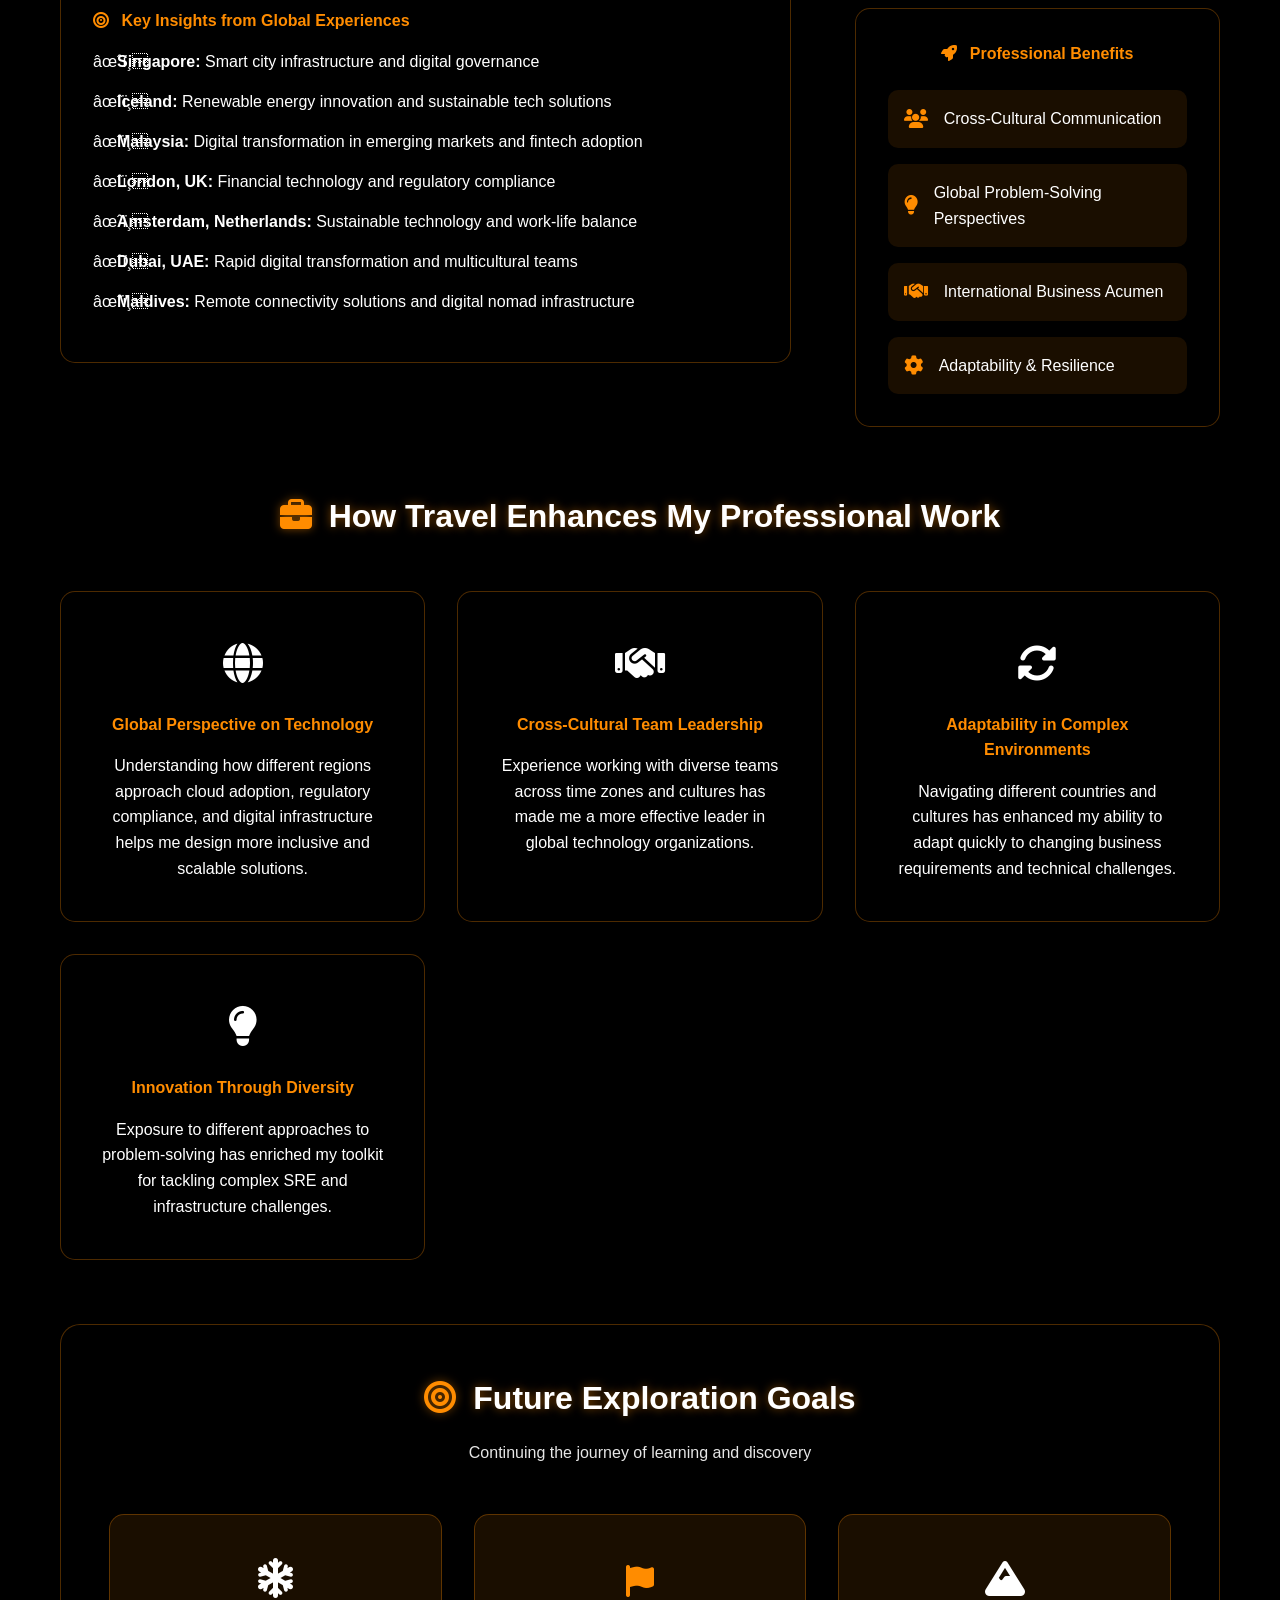
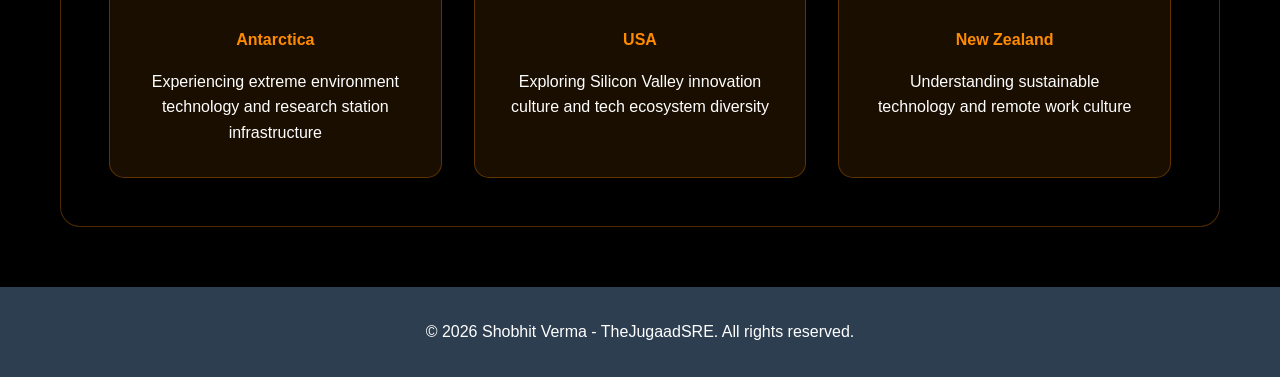
<file: travel.html>
<!DOCTYPE html>
<html lang="en">
<head>
    <meta charset="UTF-8">
    <meta name="viewport" content="width=device-width, initial-scale=1.0">
    <title>Travel - Shobhit Verma | SRE Manager & Content Creator</title>
    <link rel="stylesheet" href="styles.css">
    <link href="https://cdnjs.cloudflare.com/ajax/libs/font-awesome/6.4.0/css/all.min.css" rel="stylesheet">
</head>
<body>
    <!-- Epic Cosmic Background -->
    <div class="cosmic-scene">
        <div class="deep-space"></div>
        <div class="star-field">
            <div class="star"></div>
            <div class="star"></div>
            <div class="star"></div>
            <div class="star"></div>
            <div class="star"></div>
            <div class="star"></div>
            <div class="star"></div>
            <div class="star"></div>
            <div class="star"></div>
            <div class="star"></div>
        </div>
        <div class="wormhole">
            <div class="wormhole-entrance"></div>
            <div class="wormhole-tunnel"></div>
            <div class="wormhole-exit"></div>
            <div class="wormhole-energy"></div>
            <div class="wormhole-donut"></div>
        </div>
        <div class="blackhole-system">
            <div class="gravitational-lensing"></div>
            <div class="accretion-disk"></div>
            <div class="blackhole-center"></div>
            <div class="event-horizon"></div>
            <div class="hawking-radiation"></div>
        </div>
        <div class="space-particles">
            <div class="particle"></div>
            <div class="particle"></div>
            <div class="particle"></div>
            <div class="particle"></div>
            <div class="particle"></div>
        </div>
    </div>

    <!-- Navigation -->
    <nav class="navbar">
        <div class="nav-container">
            <div class="nav-logo">
                <h2>Shobhit Verma</h2>
            </div>
            <ul class="nav-menu">
                <li><a href="index.html">Home</a></li>
                <li><a href="about.html">About</a></li>
                <li><a href="skills.html">Skills</a></li>
                <li><a href="experience.html">Experience</a></li>
                <li><a href="devrel.html">DevRel</a></li>
                <li><a href="films.html">Films</a></li>
                <li><a href="travel.html" class="active">Travel</a></li>
                <li><a href="contact.html">Contact</a></li>
            </ul>
        </div>
    </nav>

    <!-- Travel Content -->
    <main class="page-content">
        <div class="container">
            <div class="page-header">
                <h1><i class="fas fa-globe" style="color:#ff8c00;margin-right:0.5rem;"></i> Travel &amp; Global Experiences</h1>
                <p>Exploring cultures, perspectives, and innovations across 12 countries</p>
            </div>

            <!-- Travel Stats -->
            <div class="travel-grid">
                <div class="travel-card">
                    <div class="travel-number">12</div>
                    <div class="travel-icon"><i class="fas fa-globe"></i></div><h3>Countries Visited</h3>
                    <p>Each destination offering unique perspectives on technology, culture, and innovation</p>
                </div>
                
                <div class="travel-card">
                    <div class="travel-number">100+</div>
                    <div class="travel-icon"><i class="fas fa-city"></i></div><h3>Cities Explored</h3>
                    <p>From tech hubs to cultural centers, discovering diverse approaches to problem-solving</p>
                </div>
                
                <!-- FIXED: was broken emoji âœˆï¸ → Font Awesome icon -->
                <div class="travel-card">
                    <div class="travel-number">35+</div>
                    <div class="travel-icon"><i class="fas fa-plane"></i></div>
                    <h3>Years of Travel</h3>
                    <p>Continuous exploration and learning from different cultures and business practices</p>
                </div>
                
                <!-- FIXED: was broken emoji ðŸ"¸ → Font Awesome icon -->
                <div class="travel-card">
                    <div class="travel-number">1000+</div>
                    <div class="travel-icon"><i class="fas fa-camera"></i></div>
                    <h3>Stories Captured</h3>
                    <p>Documenting experiences, insights, and connections made around the world</p>
                </div>
            </div>

            <!-- Travel Philosophy -->
            <div class="travel-philosophy">
                <div class="philosophy-header">
                    <h2><i class="fas fa-compass" style="color:#ff8c00;margin-right:0.5rem;"></i> Travel Philosophy</h2>
                    <p>How global experiences shape professional and personal growth</p>
                </div>
                
                <div class="philosophy-content">
                    <div class="philosophy-text">
                        <h3><i class="fas fa-star" style="color:#ff8c00;margin-right:0.5rem;"></i> Beyond Tourism: Learning &amp; Growth</h3>
                        <p>Travel, for me, is not just about visiting new places - it's about understanding different approaches to technology, business, and life. Each country I've visited has taught me something valuable about problem-solving, innovation, and human connection.</p>
                        
                        <p>As a technology professional, I'm particularly fascinated by how different cultures approach digital transformation, infrastructure challenges, and community building. These insights have directly influenced my work in SRE and DevRel.</p>
                        
                        <div class="travel-insights">
                            <h4><i class="fas fa-bullseye" style="color:#ff8c00;margin-right:0.5rem;"></i> Key Insights from Global Experiences</h4>
                            <ul class="insights-list">
                                <li><strong>Singapore:</strong> Smart city infrastructure and digital governance</li>
                                <li><strong>Iceland:</strong> Renewable energy innovation and sustainable tech solutions</li>
                                <li><strong>Malaysia:</strong> Digital transformation in emerging markets and fintech adoption</li>
                                <li><strong>London, UK:</strong> Financial technology and regulatory compliance</li>
                                <li><strong>Amsterdam, Netherlands:</strong> Sustainable technology and work-life balance</li>
                                <li><strong>Dubai, UAE:</strong> Rapid digital transformation and multicultural teams</li>
                                <li><strong>Maldives:</strong> Remote connectivity solutions and digital nomad infrastructure</li>
                            </ul>
                        </div>
                    </div>
                    
                    <div class="philosophy-visual">
                        <div class="world-map">
                            <div class="map-placeholder">
                                <i class="fas fa-globe-americas"></i>
                                <h4>Global Footprint</h4>
                                <p>12 countries across 4 continents, each contributing to a broader understanding of technology and culture</p>
                            </div>
                        </div>
                        
                        <div class="travel-benefits">
                            <h4><i class="fas fa-rocket" style="color:#ff8c00;margin-right:0.5rem;"></i> Professional Benefits</h4>
                            <div class="benefits-grid">
                                <div class="benefit-item">
                                    <i class="fas fa-users"></i>
                                    <span>Cross-Cultural Communication</span>
                                </div>
                                <div class="benefit-item">
                                    <i class="fas fa-lightbulb"></i>
                                    <span>Global Problem-Solving Perspectives</span>
                                </div>
                                <div class="benefit-item">
                                    <i class="fas fa-handshake"></i>
                                    <span>International Business Acumen</span>
                                </div>
                                <div class="benefit-item">
                                    <i class="fas fa-cog"></i>
                                    <span>Adaptability &amp; Resilience</span>
                                </div>
                            </div>
                        </div>
                    </div>
                </div>
            </div>

            <!-- Travel Impact on Career -->
            <div class="travel-impact">
                <div class="impact-header">
                    <h3><i class="fas fa-briefcase" style="color:#ff8c00;margin-right:0.5rem;"></i> How Travel Enhances My Professional Work</h3>
                </div>
                
                <div class="impact-areas">
                    <div class="impact-area">
                        <div class="area-icon"><i class="fas fa-globe"></i></div><h4>Global Perspective on Technology</h4>
                        <p>Understanding how different regions approach cloud adoption, regulatory compliance, and digital infrastructure helps me design more inclusive and scalable solutions.</p>
                    </div>
                    
                    <div class="impact-area">
                        <div class="area-icon"><i class="fas fa-handshake"></i></div><h4>Cross-Cultural Team Leadership</h4>
                        <p>Experience working with diverse teams across time zones and cultures has made me a more effective leader in global technology organizations.</p>
                    </div>
                    
                    <div class="impact-area">
                        <div class="area-icon"><i class="fas fa-sync-alt"></i></div><h4>Adaptability in Complex Environments</h4>
                        <p>Navigating different countries and cultures has enhanced my ability to adapt quickly to changing business requirements and technical challenges.</p>
                    </div>
                    
                    <div class="impact-area">
                        <div class="area-icon"><i class="fas fa-lightbulb"></i></div><h4>Innovation Through Diversity</h4>
                        <p>Exposure to different approaches to problem-solving has enriched my toolkit for tackling complex SRE and infrastructure challenges.</p>
                    </div>
                </div>
            </div>

            <!-- Future Travel Goals -->
            <div class="future-travel">
                <div class="future-header">
                    <h3><i class="fas fa-bullseye" style="color:#ff8c00;margin-right:0.5rem;"></i> Future Exploration Goals</h3>
                    <p>Continuing the journey of learning and discovery</p>
                </div>
                
                <div class="future-goals">
                    <div class="goal-item">
                        <div class="goal-icon"><i class="fas fa-snowflake"></i></div><h4>Antarctica</h4>
                        <p>Experiencing extreme environment technology and research station infrastructure</p>
                    </div>
                    
                    <div class="goal-item">
                        <div class="goal-icon"><i class="fas fa-flag" style="color:#ff8c00;font-size:2rem;"></i></div>
                        <h4>USA</h4>
                        <p>Exploring Silicon Valley innovation culture and tech ecosystem diversity</p>
                    </div>
                    
                    <div class="goal-item">
                        <div class="goal-icon"><i class="fas fa-mountain"></i></div><h4>New Zealand</h4>
                        <p>Understanding sustainable technology and remote work culture</p>
                    </div>
                </div>
            </div>
        </div>
    </main>

    <!-- Footer -->
    <footer class="footer">
        <div class="container">
            <p>&copy; 2026 Shobhit Verma - TheJugaadSRE. All rights reserved.</p>
        </div>
    </footer>

    <script src="script.js"></script>
</body>
</html>
</file>
<file: styles.css>
﻿/* Reset and Base Styles */
* {
    margin: 0;
    padding: 0;
    box-sizing: border-box;
    text-decoration: none !important;
}

html {
    scroll-behavior: smooth;
    overflow-x: hidden;
}

body {
    overflow-x: hidden;
    overscroll-behavior-y: none;
}

/* Force remove any strikethrough */
body, body *, h1, h2, h3, h4, h5, h6, p, span, div, a, button {
    text-decoration: none !important;
}

body {
    font-family: 'Segoe UI', Tahoma, Geneva, Verdana, sans-serif;
    line-height: 1.6;
    color: #ffffff;
    background: #000000;
    overflow-x: hidden;
    position: relative;
    transition: all 0.8s ease;
    min-height: 100vh;
    text-decoration: none !important;
    opacity: 1; /* Make website immediately visible */
}

/* Additional fix for strikethrough issue */
* {
    text-decoration-line: none !important;
    text-decoration-style: none !important;
    text-decoration-color: transparent !important;
}

html {
    scroll-behavior: smooth;
    overflow-x: hidden;
}

body {
    overflow-x: hidden;
    overscroll-behavior-y: none;
}

/* Mood Selection Popup - COMPLETELY REMOVED */
.mood-popup {
    display: none !important;
    visibility: hidden !important;
    opacity: 0 !important;
    pointer-events: none !important;
}

.mood-popup.hidden {
    display: none !important;
}

/* Remove all mood popup related styles since we don't need them */

/* Theme Variations */
body.theme-excited {
    --primary-color: #ff4757;
    --secondary-color: #ff6b7a;
    --accent-color: #ff3742;
}

body.theme-curious {
    --primary-color: #3742fa;
    --secondary-color: #5352ed;
    --accent-color: #2f3542;
}

body.theme-focused {
    --primary-color: #2ed573;
    --secondary-color: #7bed9f;
    --accent-color: #1e90ff;
}

body.theme-creative {
    --primary-color: #ff6348;
    --secondary-color: #ff7675;
    --accent-color: #fd79a8;
}

body.theme-peaceful {
    --primary-color: #70a1ff;
    --secondary-color: #5352ed;
    --accent-color: #3742fa;
}

body.theme-adventurous {
    --primary-color: #ffa502;
    --secondary-color: #ff6348;
    --accent-color: #ff4757;
}

body.theme-nostalgic {
    --primary-color: #747d8c;
    --secondary-color: #a4b0be;
    --accent-color: #57606f;
}

body.theme-ambitious {
    --primary-color: #ffd700;
    --secondary-color: #ffb142;
    --accent-color: #ff6348;
}

body.theme-contemplative {
    --primary-color: #6c5ce7;
    --secondary-color: #a29bfe;
    --accent-color: #fd79a8;
}

body.theme-energetic {
    --primary-color: #00d2d3;
    --secondary-color: #7bed9f;
    --accent-color: #2ed573;
}

/* Epic Cosmic Scene */
.cosmic-scene {
    position: fixed;
    top: 0;
    left: 0;
    width: 100vw;
    height: 100vh;
    z-index: -10;
    overflow: hidden;
    display: block !important;
    visibility: visible !important;
    opacity: 1 !important;
    background: radial-gradient(ellipse at center, 
        #0a0a2e 0%, 
        #16213e 25%, 
        #0f3460 50%, 
        #0e2954 75%, 
        #000000 100%) !important;
}

/* Deep Space Background */
.deep-space {
    position: absolute;
    width: 100%;
    height: 100%;
    background: 
        radial-gradient(2px 2px at 20px 30px, #eee, transparent),
        radial-gradient(2px 2px at 40px 70px, rgba(255,255,255,0.8), transparent),
        radial-gradient(1px 1px at 90px 40px, #fff, transparent),
        radial-gradient(1px 1px at 130px 80px, rgba(255,255,255,0.6), transparent),
        radial-gradient(2px 2px at 160px 30px, #ddd, transparent);
    background-repeat: repeat;
    background-size: 200px 100px;
    animation: starTwinkle 4s ease-in-out infinite alternate;
}

/* Star Field */
.star-field {
    position: absolute;
    width: 100%;
    height: 100%;
}

.star {
    position: absolute;
    background: white;
    border-radius: 50%;
    animation: starPulse 3s ease-in-out infinite alternate;
}

.star:nth-child(1) { width: 2px; height: 2px; top: 10%; left: 10%; animation-delay: 0s; }
.star:nth-child(2) { width: 1px; height: 1px; top: 20%; left: 30%; animation-delay: 0.5s; }
.star:nth-child(3) { width: 3px; height: 3px; top: 15%; left: 60%; animation-delay: 1s; }
.star:nth-child(4) { width: 2px; height: 2px; top: 40%; left: 20%; animation-delay: 1.5s; }
.star:nth-child(5) { width: 1px; height: 1px; top: 60%; left: 80%; animation-delay: 2s; }
.star:nth-child(6) { width: 2px; height: 2px; top: 80%; left: 40%; animation-delay: 2.5s; }
.star:nth-child(7) { width: 1px; height: 1px; top: 30%; left: 90%; animation-delay: 0.3s; }
.star:nth-child(8) { width: 3px; height: 3px; top: 70%; left: 10%; animation-delay: 0.8s; }
.star:nth-child(9) { width: 2px; height: 2px; top: 50%; left: 50%; animation-delay: 1.3s; }
.star:nth-child(10) { width: 1px; height: 1px; top: 90%; left: 70%; animation-delay: 1.8s; }
.star:nth-child(11) { width: 2px; height: 2px; top: 5%; left: 80%; animation-delay: 0.2s; }
.star:nth-child(12) { width: 1px; height: 1px; top: 25%; left: 15%; animation-delay: 0.7s; }
.star:nth-child(13) { width: 3px; height: 3px; top: 45%; left: 75%; animation-delay: 1.2s; }
.star:nth-child(14) { width: 2px; height: 2px; top: 65%; left: 35%; animation-delay: 1.7s; }
.star:nth-child(15) { width: 1px; height: 1px; top: 85%; left: 85%; animation-delay: 2.2s; }
.star:nth-child(16) { width: 2px; height: 2px; top: 35%; left: 5%; animation-delay: 0.4s; }
.star:nth-child(17) { width: 1px; height: 1px; top: 55%; left: 65%; animation-delay: 0.9s; }
.star:nth-child(18) { width: 3px; height: 3px; top: 75%; left: 25%; animation-delay: 1.4s; }
.star:nth-child(19) { width: 2px; height: 2px; top: 95%; left: 55%; animation-delay: 1.9s; }
.star:nth-child(20) { width: 1px; height: 1px; top: 15%; left: 45%; animation-delay: 2.4s; }

/* Solar System */
.solar-system {
    position: absolute;
    top: 20%;
    left: 10%;
    width: 300px;
    height: 300px;
    animation: solarSystemRotation 60s linear infinite;
    display: block !important;
    visibility: visible !important;
    opacity: 1 !important;
    z-index: -5;
    will-change: transform;
    transform: translateZ(0);
}

/* Sun */
.sun {
    position: absolute;
    top: 50%;
    left: 50%;
    width: 40px;
    height: 40px;
    transform: translate(-50%, -50%);
    border-radius: 50%;
    background: radial-gradient(circle, #ffeb3b 0%, #ff9800 50%, #ff5722 100%);
    box-shadow: 
        0 0 20px #ffeb3b,
        0 0 40px #ff9800,
        0 0 60px #ff5722;
    animation: sunPulse 3s ease-in-out infinite alternate;
}

.sun-core {
    position: absolute;
    top: 50%;
    left: 50%;
    width: 20px;
    height: 20px;
    transform: translate(-50%, -50%);
    border-radius: 50%;
    background: #fff;
    animation: sunCorePulse 2s ease-in-out infinite alternate;
}

.sun-corona {
    position: absolute;
    top: 50%;
    left: 50%;
    width: 60px;
    height: 60px;
    transform: translate(-50%, -50%);
    border-radius: 50%;
    background: radial-gradient(circle, transparent 60%, rgba(255, 235, 59, 0.3) 70%, transparent 80%);
    animation: coronaFlicker 4s ease-in-out infinite;
}

/* Planets */
.planet {
    position: absolute;
    border-radius: 50%;
    top: 50%;
    left: 50%;
    transform-origin: center;
}

.mercury {
    width: 8px;
    height: 8px;
    background: #8c7853;
    animation: planetOrbit 10s linear infinite;
    transform: translate(-50%, -50%) rotate(0deg) translateX(60px) rotate(0deg);
}

.venus {
    width: 12px;
    height: 12px;
    background: #ffc649;
    animation: planetOrbit 15s linear infinite;
    transform: translate(-50%, -50%) rotate(0deg) translateX(80px) rotate(0deg);
}

.earth {
    width: 14px;
    height: 14px;
    background: linear-gradient(45deg, #6b93d6 0%, #4d84c4 50%, #2e7d32 100%);
    animation: planetOrbit 20s linear infinite;
    transform: translate(-50%, -50%) rotate(0deg) translateX(100px) rotate(0deg);
}

.moon {
    position: absolute;
    width: 4px;
    height: 4px;
    background: #c0c0c0;
    border-radius: 50%;
    top: -10px;
    left: 50%;
    transform: translateX(-50%);
    animation: moonOrbit 2s linear infinite;
}

.mars {
    width: 10px;
    height: 10px;
    background: #cd5c5c;
    animation: planetOrbit 25s linear infinite;
    transform: translate(-50%, -50%) rotate(0deg) translateX(120px) rotate(0deg);
}

.jupiter {
    width: 24px;
    height: 24px;
    background: linear-gradient(45deg, #d8ca9d 0%, #fab27b 50%, #c99039 100%);
    animation: planetOrbit 35s linear infinite;
    transform: translate(-50%, -50%) rotate(0deg) translateX(150px) rotate(0deg);
}

.jupiter-spot {
    position: absolute;
    width: 8px;
    height: 6px;
    background: #8b4513;
    border-radius: 50%;
    top: 40%;
    left: 30%;
    animation: jupiterStormRotation 3s linear infinite;
}

.saturn {
    width: 20px;
    height: 20px;
    background: #fab27b;
    animation: planetOrbit 45s linear infinite;
    transform: translate(-50%, -50%) rotate(0deg) translateX(180px) rotate(0deg);
}

.saturn-rings {
    position: absolute;
    width: 35px;
    height: 35px;
    border: 2px solid rgba(255, 255, 255, 0.6);
    border-radius: 50%;
    top: 50%;
    left: 50%;
    transform: translate(-50%, -50%);
    animation: ringsRotation 8s linear infinite;
}

.uranus {
    width: 16px;
    height: 16px;
    background: #4fd0e7;
    animation: planetOrbit 55s linear infinite;
    transform: translate(-50%, -50%) rotate(0deg) translateX(210px) rotate(0deg);
}

.neptune {
    width: 15px;
    height: 15px;
    background: #4b70dd;
    animation: planetOrbit 65s linear infinite;
    transform: translate(-50%, -50%) rotate(0deg) translateX(240px) rotate(0deg);
}

/* Asteroid Belt */
.asteroid-belt {
    position: absolute;
    top: 50%;
    left: 50%;
    width: 280px;
    height: 280px;
    transform: translate(-50%, -50%);
    border-radius: 50%;
    animation: asteroidBeltRotation 30s linear infinite;
}

.asteroid {
    position: absolute;
    width: 3px;
    height: 3px;
    background: #8c7853;
    border-radius: 50%;
}

.asteroid:nth-child(1) { top: 0%; left: 50%; }
.asteroid:nth-child(2) { top: 25%; left: 85%; }
.asteroid:nth-child(3) { top: 75%; left: 85%; }
.asteroid:nth-child(4) { top: 100%; left: 50%; }
.asteroid:nth-child(5) { top: 50%; left: 15%; }

/* Theme-based Black Hole Variations */
body.theme-excited .blackhole-background {
    background: radial-gradient(circle at center, 
        transparent 0%, transparent 15%, 
        rgba(255, 71, 87, 0.2) 20%, rgba(255, 107, 122, 0.3) 25%, 
        rgba(255, 55, 66, 0.4) 35%, rgba(139, 69, 19, 0.4) 50%, 
        rgba(0, 0, 0, 0.8) 70%, #000000 100%);
    animation-duration: 15s;
}

body.theme-curious .blackhole-background {
    background: radial-gradient(circle at center, 
        transparent 0%, transparent 15%, 
        rgba(55, 66, 250, 0.2) 20%, rgba(83, 82, 237, 0.3) 25%, 
        rgba(47, 53, 66, 0.4) 35%, rgba(25, 25, 112, 0.4) 50%, 
        rgba(0, 0, 0, 0.8) 70%, #000000 100%);
    animation-duration: 25s;
}

body.theme-focused .blackhole-background {
    background: radial-gradient(circle at center, 
        transparent 0%, transparent 15%, 
        rgba(46, 213, 115, 0.2) 20%, rgba(123, 237, 159, 0.3) 25%, 
        rgba(30, 144, 255, 0.4) 35%, rgba(25, 25, 112, 0.4) 50%, 
        rgba(0, 0, 0, 0.8) 70%, #000000 100%);
    animation-duration: 30s;
}

body.theme-creative .blackhole-background {
    background: radial-gradient(circle at center, 
        transparent 0%, transparent 15%, 
        rgba(255, 99, 72, 0.2) 20%, rgba(255, 118, 117, 0.3) 25%, 
        rgba(253, 121, 168, 0.4) 35%, rgba(139, 69, 19, 0.4) 50%, 
        rgba(0, 0, 0, 0.8) 70%, #000000 100%);
    animation-duration: 18s;
}

body.theme-peaceful .blackhole-background {
    background: radial-gradient(circle at center, 
        transparent 0%, transparent 15%, 
        rgba(112, 161, 255, 0.2) 20%, rgba(83, 82, 237, 0.3) 25%, 
        rgba(55, 66, 250, 0.4) 35%, rgba(25, 25, 112, 0.4) 50%, 
        rgba(0, 0, 0, 0.8) 70%, #000000 100%);
    animation-duration: 35s;
}

body.theme-adventurous .blackhole-background {
    background: radial-gradient(circle at center, 
        transparent 0%, transparent 15%, 
        rgba(255, 165, 2, 0.2) 20%, rgba(255, 99, 72, 0.3) 25%, 
        rgba(255, 71, 87, 0.4) 35%, rgba(139, 69, 19, 0.4) 50%, 
        rgba(0, 0, 0, 0.8) 70%, #000000 100%);
    animation-duration: 12s;
}

body.theme-nostalgic .blackhole-background {
    background: radial-gradient(circle at center, 
        transparent 0%, transparent 15%, 
        rgba(116, 125, 140, 0.2) 20%, rgba(164, 176, 190, 0.3) 25%, 
        rgba(87, 96, 111, 0.4) 35%, rgba(25, 25, 112, 0.4) 50%, 
        rgba(0, 0, 0, 0.8) 70%, #000000 100%);
    animation-duration: 40s;
}

body.theme-ambitious .blackhole-background {
    background: radial-gradient(circle at center, 
        transparent 0%, transparent 15%, 
        rgba(255, 215, 0, 0.2) 20%, rgba(255, 177, 66, 0.3) 25%, 
        rgba(255, 99, 72, 0.4) 35%, rgba(139, 69, 19, 0.4) 50%, 
        rgba(0, 0, 0, 0.8) 70%, #000000 100%);
    animation-duration: 10s;
}

body.theme-contemplative .blackhole-background {
    background: radial-gradient(circle at center, 
        transparent 0%, transparent 15%, 
        rgba(108, 92, 231, 0.2) 20%, rgba(162, 155, 254, 0.3) 25%, 
        rgba(253, 121, 168, 0.4) 35%, rgba(25, 25, 112, 0.4) 50%, 
        rgba(0, 0, 0, 0.8) 70%, #000000 100%);
    animation-duration: 45s;
}

body.theme-energetic .blackhole-background {
    background: radial-gradient(circle at center, 
        transparent 0%, transparent 15%, 
        rgba(0, 210, 211, 0.2) 20%, rgba(123, 237, 159, 0.3) 25%, 
        rgba(46, 213, 115, 0.4) 35%, rgba(25, 25, 112, 0.4) 50%, 
        rgba(0, 0, 0, 0.8) 70%, #000000 100%);
    animation-duration: 8s;
}

.blackhole-center {
    position: absolute;
    top: 50%;
    left: 50%;
    width: 300px;
    height: 300px;
    transform: translate(-50%, -50%);
    background: radial-gradient(circle, 
        #000000 0%, 
        #000000 40%, 
        rgba(0, 0, 0, 0.9) 50%, 
        rgba(255, 140, 0, 0.1) 60%,
        transparent 70%);
    border-radius: 50%;
    animation: blackholePulse 3s ease-in-out infinite alternate;
    box-shadow: 
        0 0 100px rgba(0, 0, 0, 1),
        0 0 200px rgba(0, 0, 0, 0.8),
        inset 0 0 100px rgba(0, 0, 0, 1);
    display: block !important;
    visibility: visible !important;
    opacity: 1 !important;
}

.accretion-disk {
    position: absolute;
    top: 50%;
    left: 50%;
    width: 800px;
    height: 800px;
    transform: translate(-50%, -50%);
    border-radius: 50%;
    background: conic-gradient(
        from 0deg,
        transparent 0%,
        rgba(255, 140, 0, 0.6) 10%,
        rgba(255, 69, 0, 0.8) 20%,
        rgba(255, 215, 0, 0.7) 30%,
        rgba(255, 140, 0, 0.6) 40%,
        transparent 50%,
        rgba(255, 140, 0, 0.4) 60%,
        rgba(255, 69, 0, 0.6) 70%,
        rgba(255, 215, 0, 0.5) 80%,
        rgba(255, 140, 0, 0.4) 90%,
        transparent 100%
    );
    animation: accretionSpin 8s linear infinite;
    filter: blur(2px);
    will-change: transform;
    transform: translateZ(0);
}

.accretion-disk::before {
    content: '';
    position: absolute;
    top: 50%;
    left: 50%;
    width: 600px;
    height: 600px;
    transform: translate(-50%, -50%);
    border-radius: 50%;
    background: conic-gradient(
        from 180deg,
        transparent 0%,
        rgba(255, 69, 0, 0.7) 15%,
        rgba(255, 140, 0, 0.9) 25%,
        rgba(255, 215, 0, 0.8) 35%,
        rgba(255, 69, 0, 0.7) 45%,
        transparent 55%,
        rgba(255, 140, 0, 0.5) 65%,
        rgba(255, 69, 0, 0.7) 75%,
        rgba(255, 215, 0, 0.6) 85%,
        rgba(255, 140, 0, 0.5) 95%,
        transparent 100%
    );
    animation: accretionSpin 12s linear infinite reverse;
    filter: blur(1px);
}

.accretion-disk::after {
    content: '';
    position: absolute;
    top: 50%;
    left: 50%;
    width: 400px;
    height: 400px;
    transform: translate(-50%, -50%);
    border-radius: 50%;
    background: conic-gradient(
        from 90deg,
        transparent 0%,
        rgba(255, 215, 0, 0.8) 20%,
        rgba(255, 140, 0, 1) 30%,
        rgba(255, 69, 0, 0.9) 40%,
        transparent 50%,
        rgba(255, 140, 0, 0.6) 70%,
        rgba(255, 215, 0, 0.7) 80%,
        transparent 100%
    );
    animation: accretionSpin 6s linear infinite;
}

.gravitational-lensing {
    position: absolute;
    top: 50%;
    left: 50%;
    width: 800px;
    height: 800px;
    transform: translate(-50%, -50%);
    border-radius: 50%;
    background: radial-gradient(circle,
        transparent 0%,
        rgba(255, 255, 255, 0.05) 40%,
        rgba(135, 206, 235, 0.1) 60%,
        transparent 80%
    );
    animation: lensingEffect 15s ease-in-out infinite;
}

.space-particles {
    position: absolute;
    width: 100%;
    height: 100%;
    overflow: hidden;
}

.particle {
    position: absolute;
    background: rgba(255, 255, 255, 0.8);
    border-radius: 50%;
    animation: particleFloat 10s linear infinite;
}

.particle:nth-child(1) { width: 2px; height: 2px; left: 10%; animation-delay: 0s; }
.particle:nth-child(2) { width: 3px; height: 3px; left: 20%; animation-delay: 1s; }
.particle:nth-child(3) { width: 1px; height: 1px; left: 30%; animation-delay: 2s; }
.particle:nth-child(4) { width: 2px; height: 2px; left: 40%; animation-delay: 3s; }
.particle:nth-child(5) { width: 3px; height: 3px; left: 50%; animation-delay: 4s; }
.particle:nth-child(6) { width: 1px; height: 1px; left: 60%; animation-delay: 5s; }
.particle:nth-child(7) { width: 2px; height: 2px; left: 70%; animation-delay: 6s; }
.particle:nth-child(8) { width: 3px; height: 3px; left: 80%; animation-delay: 7s; }
.particle:nth-child(9) { width: 1px; height: 1px; left: 90%; animation-delay: 8s; }
.particle:nth-child(10) { width: 2px; height: 2px; left: 15%; animation-delay: 9s; }

.event-horizon {
    position: absolute;
    top: 50%;
    left: 50%;
    width: 180px;
    height: 180px;
    transform: translate(-50%, -50%);
    border-radius: 50%;
    background: radial-gradient(circle, 
        #000000 0%, 
        #000000 70%, 
        rgba(255, 140, 0, 0.2) 80%, 
        rgba(255, 69, 0, 0.1) 90%, 
        transparent 100%);
    box-shadow: 
        0 0 80px rgba(255, 140, 0, 0.8),
        0 0 160px rgba(255, 69, 0, 0.6),
        0 0 240px rgba(255, 140, 0, 0.4),
        inset 0 0 80px rgba(0, 0, 0, 1);
    animation: eventHorizonPulse 4s ease-in-out infinite;
    z-index: 10;
    display: block !important;
    visibility: visible !important;
    opacity: 1 !important;
}

@keyframes blackholeRotation {
    from { transform: rotate(0deg); }
    to { transform: rotate(360deg); }
}

@keyframes blackholePulse {
    0% { transform: translate(-50%, -50%) scale(1); }
    100% { transform: translate(-50%, -50%) scale(1.1); }
}

@keyframes accretionSpin {
    from { transform: translate(-50%, -50%) rotate(0deg); }
    to { transform: translate(-50%, -50%) rotate(360deg); }
}

@keyframes lensingEffect {
    0%, 100% { 
        transform: translate(-50%, -50%) scale(1);
        opacity: 0.3;
    }
    50% { 
        transform: translate(-50%, -50%) scale(1.2);
        opacity: 0.6;
    }
}

@keyframes particleFloat {
    0% {
        transform: translateY(100vh) translateX(0px);
        opacity: 0;
    }
    10% {
        opacity: 1;
    }
    90% {
        opacity: 1;
    }
    100% {
        transform: translateY(-100px) translateX(50px);
        opacity: 0;
    }
}

@keyframes eventHorizonPulse {
    0%, 100% {
        box-shadow: 
            0 0 50px rgba(255, 140, 0, 0.5),
            inset 0 0 50px rgba(0, 0, 0, 1);
    }
    50% {
        box-shadow: 
            0 0 80px rgba(255, 140, 0, 0.8),
            0 0 120px rgba(255, 69, 0, 0.4),
            inset 0 0 50px rgba(0, 0, 0, 1);
    }
}

@keyframes fadeIn {
    from { opacity: 0; transform: scale(0.9); }
    to { opacity: 1; transform: scale(1); }
}

@keyframes fadeOut {
    from { opacity: 1; transform: scale(1); }
    to { opacity: 0; transform: scale(0.9); }
}

@keyframes slideIn {
    from { transform: translateY(-100px); opacity: 0; }
    to { transform: translateY(0); opacity: 1; }
}

@keyframes slideOut {
    from { transform: translateY(0); opacity: 1; }
    to { transform: translateY(-100px); opacity: 0; }
}

/* Welcome Toast */
.welcome-toast {
    position: fixed;
    top: 100px;
    right: 20px;
    background: linear-gradient(135deg, rgba(0, 0, 0, 0.9), rgba(0, 0, 0, 0.7));
    color: white;
    padding: 1.5rem;
    border-radius: 15px;
    border: 1px solid var(--primary-color, #ff8c00);
    box-shadow: 0 10px 30px rgba(0, 0, 0, 0.3);
    z-index: 9999;
    max-width: 350px;
    animation: slideIn 0.5s ease;
    backdrop-filter: blur(10px);
}

.toast-content p {
    margin: 0;
    font-size: 1rem;
    line-height: 1.5;
    text-shadow: 0 0 10px var(--primary-color, #ff8c00);
}

/* Audio Control */
.audio-control {
    position: fixed;
    bottom: 30px;
    right: 30px;
    z-index: 1000;
    display: flex;
    flex-direction: column;
    align-items: flex-end;
    gap: 10px;
}

.audio-btn {
    width: 60px;
    height: 60px;
    border-radius: 50%;
    border: 2px solid rgba(255, 140, 0, 0.6);
    background: rgba(0, 0, 0, 0.8);
    color: #ff8c00;
    font-size: 1.5rem;
    cursor: pointer;
    transition: all 0.3s ease;
    backdrop-filter: blur(10px);
    box-shadow: 0 0 20px rgba(255, 140, 0, 0.3);
}

.audio-btn:hover {
    transform: scale(1.1);
    box-shadow: 0 0 30px rgba(255, 140, 0, 0.6);
    border-color: #ff8c00;
}

.audio-btn.muted {
    color: #666;
    border-color: #666;
    box-shadow: 0 0 10px rgba(102, 102, 102, 0.3);
}

.playlist-btn {
    width: 50px;
    height: 50px;
    border-radius: 50%;
    border: 2px solid rgba(255, 140, 0, 0.6);
    background: rgba(0, 0, 0, 0.8);
    color: #ff8c00;
    font-size: 1.2rem;
    cursor: pointer;
    transition: all 0.3s ease;
    backdrop-filter: blur(10px);
    box-shadow: 0 0 15px rgba(255, 140, 0, 0.3);
}

.playlist-btn:hover {
    transform: scale(1.1);
    box-shadow: 0 0 25px rgba(255, 140, 0, 0.6);
    border-color: #ff8c00;
}

.music-playlist {
    background: rgba(0, 0, 0, 0.9);
    border: 2px solid rgba(255, 140, 0, 0.6);
    border-radius: 15px;
    padding: 1rem;
    backdrop-filter: blur(15px);
    box-shadow: 0 10px 30px rgba(0, 0, 0, 0.5);
    min-width: 200px;
    animation: slideInFromRight 0.3s ease;
}

.playlist-header {
    color: #ff8c00;
    font-weight: 600;
    margin-bottom: 0.5rem;
    text-align: center;
    font-size: 0.9rem;
}

.playlist-tracks {
    display: flex;
    flex-direction: column;
    gap: 0.5rem;
}

.track-item {
    color: #ffffff;
    padding: 0.5rem;
    border-radius: 8px;
    cursor: pointer;
    transition: all 0.3s ease;
    font-size: 0.8rem;
    background: rgba(255, 140, 0, 0.1);
    border: 1px solid rgba(255, 140, 0, 0.3);
}

.track-item:hover {
    background: rgba(255, 140, 0, 0.2);
    transform: translateX(-3px);
    border-color: rgba(255, 140, 0, 0.6);
}

.track-item.active {
    background: rgba(255, 140, 0, 0.3);
    border-color: #ff8c00;
    color: #ff8c00;
    box-shadow: 0 0 15px rgba(255, 140, 0, 0.5);
    transform: translateX(-3px);
}

.track-item.active::before {
    content: 'ðŸŽµ ';
    animation: pulse 1s ease-in-out infinite;
}

@keyframes pulse {
    0%, 100% { opacity: 1; }
    50% { opacity: 0.5; }
}

@keyframes slideInFromRight {
    from {
        transform: translateX(100%);
        opacity: 0;
    }
    to {
        transform: translateX(0);
        opacity: 1;
    }
}

/* Enhanced Black Hole Gravitational Effects */
.gravitational-lensing {
    position: absolute;
    top: 50%;
    left: 50%;
    width: 1000px;
    height: 1000px;
    transform: translate(-50%, -50%);
    border-radius: 50%;
    background: radial-gradient(circle,
        transparent 0%,
        rgba(255, 255, 255, 0.02) 30%,
        rgba(135, 206, 235, 0.05) 50%,
        rgba(255, 140, 0, 0.08) 70%,
        transparent 90%
    );
    animation: lensingEffect 15s ease-in-out infinite;
    filter: blur(3px);
}

/* Additional Black Hole Layers for Depth */
.blackhole-background::before {
    content: '';
    position: absolute;
    top: 50%;
    left: 50%;
    width: 1200px;
    height: 1200px;
    transform: translate(-50%, -50%);
    border-radius: 50%;
    background: radial-gradient(circle,
        transparent 0%,
        transparent 20%,
        rgba(255, 140, 0, 0.05) 40%,
        rgba(255, 69, 0, 0.1) 60%,
        rgba(0, 0, 0, 0.3) 80%,
        rgba(0, 0, 0, 0.8) 100%
    );
    animation: blackholeRotation 25s linear infinite reverse;
    z-index: -1;
}

.blackhole-background::after {
    content: '';
    position: absolute;
    top: 50%;
    left: 50%;
    width: 1500px;
    height: 1500px;
    transform: translate(-50%, -50%);
    border-radius: 50%;
    background: radial-gradient(circle,
        transparent 0%,
        transparent 30%,
        rgba(255, 140, 0, 0.03) 50%,
        rgba(0, 0, 0, 0.2) 70%,
        rgba(0, 0, 0, 0.6) 90%,
        #000000 100%
    );
    animation: blackholeRotation 35s linear infinite;
    z-index: -2;
}

/* Responsive Design for Mood Popup */
@media (max-width: 768px) {
    .mood-popup-content {
        padding: 2rem;
        margin: 1rem;
    }
    
    .mood-header h2 {
        font-size: 2rem;
    }
    
    .welcome-toast {
        right: 10px;
        left: 10px;
        max-width: none;
    }
    
    .audio-control {
        bottom: 20px;
        right: 20px;
    }
    
    .audio-btn {
        width: 50px;
        height: 50px;
        font-size: 1.2rem;
    }
}

.container {
    max-width: 1200px;
    margin: 0 auto;
    padding: 0 20px;
}

/* Navigation */
.navbar {
    position: fixed;
    top: 0;
    width: 100%;
    background: rgba(0, 0, 0, 0.8);
    backdrop-filter: blur(15px);
    z-index: 1000;
    padding: 1rem 0;
    transition: all 0.3s ease;
    border-bottom: 1px solid rgba(255, 140, 0, 0.3);
}

.nav-container {
    max-width: 1200px;
    margin: 0 auto;
    padding: 0 20px;
    display: flex;
    justify-content: space-between;
    align-items: center;
}

.nav-logo h2 {
    color: #ffffff;
    font-weight: 700;
    text-shadow: 0 0 10px rgba(255, 140, 0, 0.5);
}

.nav-menu {
    display: flex;
    list-style: none;
    gap: 2rem;
}

.nav-menu a {
    text-decoration: none;
    color: #ffffff;
    font-weight: 500;
    transition: all 0.3s ease;
    text-shadow: 0 0 5px rgba(255, 140, 0, 0.3);
}

.nav-menu a:hover {
    color: #ff8c00;
    text-shadow: 0 0 15px rgba(255, 140, 0, 0.8);
}

.hamburger {
    display: none;
    flex-direction: column;
    cursor: pointer;
}

.hamburger span {
    width: 25px;
    height: 3px;
    background: #333;
    margin: 3px 0;
    transition: 0.3s;
}
/* Hero Section */
.hero {
    height: 100vh;
    background: rgba(0, 0, 0, 0.8);
    display: flex;
    align-items: center;
    justify-content: center;
    text-align: center;
    color: white;
    position: relative;
    overflow: hidden;
    backdrop-filter: blur(5px);
}

.hero-badge {
    margin-bottom: 1rem;
    animation: fadeInUp 1s ease;
}

.badge-text {
    background: rgba(255, 255, 255, 0.2);
    padding: 0.5rem 1.5rem;
    border-radius: 25px;
    font-size: 1rem;
    font-weight: 500;
    backdrop-filter: blur(10px);
    border: 1px solid rgba(255, 255, 255, 0.3);
}

.hero-content h1 {
    font-size: 4.5rem;
    font-weight: 700;
    margin-bottom: 0.5rem;
    animation: fadeInUp 1s ease 0.1s both;
    background: linear-gradient(45deg, #fff, #f8f9fa);
    -webkit-background-clip: text;
    -webkit-text-fill-color: transparent;
    background-clip: text;
}

.hero-brand {
    margin: 0.5rem 0 1rem 0;
    animation: fadeInUp 1s ease 0.15s both;
}

.brand-aka {
    font-size: 1.2rem;
    color: #cccccc;
    font-style: italic;
    margin-right: 0.5rem;
}

.brand-names {
    font-size: 1.4rem;
    font-weight: 600;
    background: linear-gradient(45deg, #ff8c00, #ffa500, #ffb347);
    -webkit-background-clip: text;
    -webkit-text-fill-color: transparent;
    background-clip: text;
    text-shadow: 0 0 20px rgba(255, 140, 0, 0.5);
    animation: brandGlow 3s ease-in-out infinite alternate;
    will-change: opacity;
}

.hero-subtitle {
    font-size: 2.2rem;
    font-weight: 600;
    margin-bottom: 2rem;
    color: #f8f9fa;
    animation: fadeInUp 1s ease 0.2s both;
}

.hero-headline {
    max-width: 800px;
    margin: 0 auto 3rem;
    animation: fadeInUp 1s ease 0.3s both;
}

.headline-main {
    font-size: 1.4rem;
    margin-bottom: 1rem;
    line-height: 1.6;
}

.headline-sub {
    font-size: 1.1rem;
    opacity: 0.9;
    line-height: 1.5;
}

.highlight {
    color: #f39c12;
    font-weight: 600;
    position: relative;
}

.highlight::after {
    content: '';
    position: absolute;
    bottom: -2px;
    left: 0;
    width: 100%;
    height: 2px;
    background: #f39c12;
    transform: scaleX(0);
    animation: highlightGrow 2s ease 1s both;
}

.hero-cta {
    display: flex;
    justify-content: center;
    gap: 1.5rem;
    margin-bottom: 4rem;
    animation: fadeInUp 1s ease 0.4s both;
}

.cta-primary, .cta-secondary {
    padding: 1rem 2rem;
    border-radius: 50px;
    text-decoration: none;
    font-weight: 600;
    transition: all 0.3s ease;
    position: relative;
    overflow: hidden;
}

.cta-primary {
    background: #f39c12;
    color: white;
    box-shadow: 0 10px 30px rgba(243, 156, 18, 0.3);
}

.cta-primary:hover {
    transform: translateY(-3px);
    box-shadow: 0 15px 40px rgba(243, 156, 18, 0.4);
}

.cta-secondary {
    background: transparent;
    color: white;
    border: 2px solid rgba(255, 255, 255, 0.5);
    backdrop-filter: blur(10px);
}

.cta-secondary:hover {
    background: rgba(255, 255, 255, 0.1);
    border-color: white;
    transform: translateY(-3px);
}

.hero-stats {
    display: flex;
    justify-content: center;
    gap: 3rem;
    animation: fadeInUp 1s ease 0.5s both;
    margin-bottom: 3rem;
}

.stat {
    text-align: center;
    padding: 1rem;
    background: rgba(255, 255, 255, 0.1);
    border-radius: 15px;
    backdrop-filter: blur(10px);
    border: 1px solid rgba(255, 255, 255, 0.2);
    transition: transform 0.3s ease;
}

.stat:hover {
    transform: translateY(-5px);
}

.stat-number {
    display: block;
    font-size: 2.5rem;
    font-weight: 700;
    color: #f39c12;
    margin-bottom: 0.5rem;
}

.stat-label {
    font-size: 0.9rem;
    opacity: 0.9;
}

.hero-scroll {
    position: absolute;
    bottom: 2rem;
    left: 50%;
    transform: translateX(-50%);
    animation: fadeInUp 1s ease 0.6s both;
}

.scroll-indicator {
    display: flex;
    flex-direction: column;
    align-items: center;
    gap: 0.5rem;
    opacity: 0.7;
    cursor: pointer;
    transition: opacity 0.3s ease;
}

.scroll-indicator:hover {
    opacity: 1;
}

.scroll-indicator i {
    animation: bounce 2s infinite;
}

.floating-elements {
    position: absolute;
    top: 0;
    left: 0;
    width: 100%;
    height: 100%;
    pointer-events: none;
    overflow: hidden;
}

.float-item {
    position: absolute;
    font-size: 2rem;
    opacity: 0.3;
    animation: float 6s ease-in-out infinite;
}

.float-item:nth-child(1) {
    top: 20%;
    left: 10%;
    animation-delay: 0s;
}

.float-item:nth-child(2) {
    top: 60%;
    right: 15%;
    animation-delay: 2s;
}

.float-item:nth-child(3) {
    top: 30%;
    right: 25%;
    animation-delay: 4s;
}

.float-item:nth-child(4) {
    bottom: 30%;
    left: 20%;
    animation-delay: 1s;
}

/* About Section */
.about {
    padding: 100px 0;
    background: rgba(0, 0, 0, 0.8);
    backdrop-filter: blur(10px);
    border-top: 1px solid rgba(255, 140, 0, 0.2);
    border-bottom: 1px solid rgba(255, 140, 0, 0.2);
}

.about h2 {
    text-align: center;
    font-size: 3rem;
    margin-bottom: 4rem;
    color: #ffffff;
    text-shadow: 0 0 20px rgba(255, 140, 0, 0.5);
}

.about-content {
    display: grid;
    grid-template-columns: 2fr 1fr;
    gap: 4rem;
    align-items: start;
}

.professional-intro {
    margin-bottom: 3rem;
    padding: 2rem;
    background: linear-gradient(135deg, #667eea 0%, #764ba2 100%);
    border-radius: 15px;
    color: white;
}

.intro-highlight {
    font-size: 1.3rem;
    line-height: 1.6;
    margin: 0;
}

.emphasis {
    color: #f39c12;
    font-weight: 700;
}

.core-strengths {
    margin-bottom: 3rem;
}

.core-strengths h3 {
    font-size: 1.5rem;
    color: #2c3e50;
    margin-bottom: 1.5rem;
}

.strengths-grid {
    display: grid;
    grid-template-columns: repeat(2, 1fr);
    gap: 1rem;
}

.strength-item {
    display: flex;
    align-items: center;
    gap: 0.8rem;
    padding: 1rem;
    background: rgba(0, 0, 0, 0.7);
    border-radius: 10px;
    box-shadow: 0 5px 15px rgba(255, 140, 0, 0.2);
    transition: transform 0.3s ease;
    border: 1px solid rgba(255, 140, 0, 0.3);
    color: #ffffff;
}

.strength-item:hover {
    transform: translateY(-3px);
}

.strength-item i {
    color: #3498db;
    font-size: 1.2rem;
}

.passion-statement {
    margin-bottom: 3rem;
    padding: 1.5rem;
    background: rgba(0, 0, 0, 0.7);
    border-left: 5px solid #f39c12;
    border-radius: 10px;
    box-shadow: 0 5px 15px rgba(255, 140, 0, 0.2);
    border: 1px solid rgba(255, 140, 0, 0.3);
    color: #ffffff;
}

.passion-statement p {
    font-size: 1.1rem;
    margin: 0;
    color: #555;
}

.leadership-roles {
    margin-bottom: 3rem;
}

.leadership-roles h3 {
    font-size: 1.5rem;
    color: #2c3e50;
    margin-bottom: 1rem;
}

.role-highlight {
    background: linear-gradient(45deg, #f39c12, #e67e22);
    -webkit-background-clip: text;
    -webkit-text-fill-color: transparent;
    background-clip: text;
    font-weight: 600;
}

.personal-touch h3 {
    font-size: 1.5rem;
    color: #2c3e50;
    margin-bottom: 1rem;
}

.personal-touch p {
    font-size: 1.1rem;
    margin-bottom: 1.5rem;
    color: #555;
}

.family-note {
    font-style: italic;
    color: #7f8c8d;
    border-left: 3px solid #e74c3c;
    padding-left: 1rem;
}

.about-visual {
    position: sticky;
    top: 100px;
}

.profile-card {
    background: rgba(0, 0, 0, 0.7);
    border-radius: 20px;
    padding: 2rem;
    box-shadow: 0 20px 40px rgba(255, 140, 0, 0.2);
    text-align: center;
    border: 1px solid rgba(255, 140, 0, 0.3);
    color: #ffffff;
}

.profile-image {
    position: relative;
    margin-bottom: 2rem;
}

.profile-image img {
    width: 200px;
    height: 200px;
    border-radius: 50%;
    object-fit: cover;
    border: 5px solid #f8f9fa;
    box-shadow: 0 10px 30px rgba(0,0,0,0.2);
}

.status-indicator {
    position: absolute;
    bottom: 10px;
    left: 50%;
    transform: translateX(-50%);
    background: white;
    padding: 0.5rem 1rem;
    border-radius: 20px;
    box-shadow: 0 5px 15px rgba(0,0,0,0.1);
    display: flex;
    align-items: center;
    gap: 0.5rem;
}

.status-dot {
    width: 8px;
    height: 8px;
    background: #27ae60;
    border-radius: 50%;
    animation: pulse 2s infinite;
}

.status-text {
    font-size: 0.8rem;
    color: #555;
    font-weight: 500;
}

.quick-stats {
    display: flex;
    flex-direction: column;
    gap: 1rem;
}

.quick-stat {
    display: flex;
    align-items: center;
    gap: 0.8rem;
    padding: 0.8rem;
    background: #f8f9fa;
    border-radius: 10px;
}

.stat-icon {
    font-size: 1.2rem;
}

.stat-text {
    font-size: 0.9rem;
    color: #555;
    font-weight: 500;
}

/* Skills Section */
.skills {
    padding: 100px 0;
    background: rgba(0, 0, 0, 0.7);
    backdrop-filter: blur(10px);
    border-top: 1px solid rgba(255, 140, 0, 0.2);
    border-bottom: 1px solid rgba(255, 140, 0, 0.2);
}

.skills h2 {
    text-align: center;
    font-size: 3rem;
    margin-bottom: 2rem;
    color: #ffffff;
    text-shadow: 0 0 20px rgba(255, 140, 0, 0.5);
}

.skills-intro {
    text-align: center;
    font-size: 1.2rem;
    color: #555;
    max-width: 700px;
    margin: 0 auto 4rem;
    line-height: 1.6;
}

.skills-categories {
    display: grid;
    gap: 2rem;
    margin-bottom: 3rem;
}

.skill-category {
    background: linear-gradient(135deg, rgba(0, 0, 0, 0.95) 0%, rgba(25, 20, 0, 0.9) 100%);
    border-radius: 20px;
    padding: 2rem;
    box-shadow: 
        0 15px 35px rgba(255, 215, 0, 0.4),
        0 5px 15px rgba(0, 0, 0, 0.4),
        inset 0 1px 0 rgba(255, 215, 0, 0.3);
    border: 2px solid;
    border-image: linear-gradient(45deg, #ffd700, #ffb347, #ffd700) 1;
    backdrop-filter: blur(15px);
    position: relative;
    overflow: hidden;
}

.skill-category::before {
    content: '';
    position: absolute;
    top: 0;
    left: 0;
    right: 0;
    height: 1px;
    background: linear-gradient(90deg, transparent, #ffd700, transparent);
    opacity: 0.6;
}

.skill-category::after {
    content: '';
    position: absolute;
    top: 0;
    left: -100%;
    width: 100%;
    height: 100%;
    background: linear-gradient(90deg, transparent, rgba(255, 215, 0, 0.1), transparent);
    animation: shimmer 3s infinite;
}

.category-header {
    display: flex;
    align-items: center;
    gap: 1.5rem;
    margin-bottom: 1.5rem;
    padding-bottom: 1rem;
    border-bottom: 1px solid rgba(255, 215, 0, 0.3);
}

.category-icon {
    width: 60px;
    height: 60px;
    background: linear-gradient(135deg, #ffd700 0%, #ffb347 50%, #ffa500 100%);
    border-radius: 15px;
    display: flex;
    align-items: center;
    justify-content: center;
    color: #000000;
    font-size: 1.5rem;
    box-shadow: 
        0 8px 16px rgba(255, 215, 0, 0.4),
        inset 0 1px 0 rgba(255, 255, 255, 0.3);
    position: relative;
    overflow: hidden;
    animation: emergingGlow 2s ease-in-out infinite alternate;
}

.category-icon::before {
    content: '';
    position: absolute;
    top: -50%;
    left: -50%;
    width: 200%;
    height: 200%;
    background: linear-gradient(45deg, transparent, rgba(255, 255, 255, 0.3), transparent);
    animation: iconShine 2s infinite;
}

.category-header h3 {
    font-size: 1.8rem;
    color: #ffd700;
    margin: 0;
    text-shadow: 
        0 0 10px rgba(255, 215, 0, 0.8),
        0 2px 4px rgba(0, 0, 0, 0.5);
    font-weight: 700;
    letter-spacing: 0.5px;
}

.skills-grid {
    display: grid;
    gap: 1rem;
}

.skill-item {
    background: linear-gradient(135deg, rgba(0, 0, 0, 0.9) 0%, rgba(15, 15, 15, 0.8) 100%);
    padding: 1.5rem;
    border-radius: 12px;
    box-shadow: 
        0 8px 20px rgba(255, 215, 0, 0.2),
        0 2px 8px rgba(0, 0, 0, 0.3),
        inset 0 1px 0 rgba(255, 215, 0, 0.1);
    transition: all 0.3s ease;
    border: 1px solid rgba(255, 215, 0, 0.3);
    color: #ffffff;
    position: relative;
    overflow: hidden;
}

.skill-item::before {
    content: '';
    position: absolute;
    top: 0;
    left: 0;
    width: 4px;
    height: 100%;
    background: linear-gradient(180deg, #ffd700, #ffb347);
    opacity: 0;
    transition: opacity 0.3s ease;
}

.skill-item:hover {
    transform: translateY(-3px);
    box-shadow: 
        0 12px 30px rgba(255, 215, 0, 0.4),
        0 4px 12px rgba(0, 0, 0, 0.4),
        inset 0 1px 0 rgba(255, 215, 0, 0.3);
    border-color: rgba(255, 215, 0, 0.6);
}

.skill-item:hover::before {
    opacity: 1;
}

.skill-item[data-level="expert"]::before {
    background: linear-gradient(180deg, #ffd700, #ffb347);
    opacity: 1;
}

.skill-item[data-level="advanced"]::before {
    background: linear-gradient(180deg, #daa520, #b8860b);
    opacity: 1;
}

.skill-item[data-level="intermediate"]::before {
    background: linear-gradient(180deg, #cd853f, #a0522d);
    opacity: 1;
}

.skill-category.emerging {
    background: linear-gradient(135deg, rgba(0, 0, 0, 0.95) 0%, rgba(25, 20, 0, 0.9) 100%);
    border: 2px solid;
    border-image: linear-gradient(45deg, #ffd700, #32cd32, #ffd700) 1;
    box-shadow: 
        0 15px 35px rgba(255, 215, 0, 0.4),
        0 5px 15px rgba(50, 205, 50, 0.2),
        inset 0 1px 0 rgba(255, 215, 0, 0.3);
}

.skill-category.emerging .category-icon {
    background: linear-gradient(135deg, #ffd700 0%, #32cd32 50%, #ffd700 100%);
    animation: emergingGlow 2s ease-in-out infinite alternate;
}

.skill-info {
    display: flex;
    flex-direction: column;
    gap: 0.3rem;
    margin-bottom: 1rem;
}

.skill-name {
    font-size: 1.1rem;
    font-weight: 600;
    color: #ffd700;
    text-shadow: 0 1px 2px rgba(0, 0, 0, 0.5);
}

.skill-detail {
    font-size: 0.85rem;
    color: #cccccc;
    opacity: 0.9;
}

.skill-level {
    display: flex;
    align-items: center;
    gap: 1rem;
}

.level-bar {
    flex: 1;
    height: 6px;
    background: rgba(0, 0, 0, 0.6);
    border-radius: 3px;
    overflow: hidden;
    border: 1px solid rgba(255, 215, 0, 0.3);
}

.level-fill {
    height: 100%;
    background: linear-gradient(90deg, #ffd700 0%, #ffb347 50%, #ffa500 100%);
    border-radius: 3px;
    width: 0;
    transition: width 2s ease;
    box-shadow: 0 0 8px rgba(255, 215, 0, 0.6);
    position: relative;
}

.level-fill::after {
    content: '';
    position: absolute;
    top: 0;
    left: 0;
    right: 0;
    height: 50%;
    background: linear-gradient(90deg, rgba(255, 255, 255, 0.3), rgba(255, 255, 255, 0.1));
    border-radius: 3px 3px 0 0;
}

.level-text {
    font-size: 0.75rem;
    font-weight: 600;
    color: #ffd700;
    min-width: 60px;
    text-shadow: 0 1px 2px rgba(0, 0, 0, 0.5);
}

.skills-summary {
    display: grid;
    grid-template-columns: repeat(auto-fit, minmax(250px, 1fr));
    gap: 2rem;
    margin-bottom: 4rem;
}

.summary-item {
    background: linear-gradient(135deg, #667eea 0%, #764ba2 100%);
    color: white;
    padding: 2rem;
    border-radius: 15px;
    text-align: center;
    display: flex;
    align-items: center;
    gap: 1.5rem;
    transition: transform 0.3s ease;
}

.summary-item:hover {
    transform: translateY(-5px);
}

.summary-icon {
    font-size: 2.5rem;
}

.summary-content {
    display: flex;
    flex-direction: column;
    align-items: flex-start;
}

.summary-number {
    font-size: 2rem;
    font-weight: 700;
    color: #f39c12;
}

.summary-label {
    font-size: 0.9rem;
    opacity: 0.9;
}

.tech-stack {
    background: #f8f9fa;
    padding: 3rem;
    border-radius: 20px;
    box-shadow: 0 10px 30px rgba(0,0,0,0.1);
}

.tech-stack h3 {
    font-size: 2rem;
    color: #2c3e50;
    margin-bottom: 2rem;
    text-align: center;
}

.tech-categories {
    display: grid;
    grid-template-columns: repeat(auto-fit, minmax(300px, 1fr));
    gap: 2rem;
}

.tech-category {
    background: white;
    padding: 2rem;
    border-radius: 15px;
    box-shadow: 0 5px 15px rgba(0,0,0,0.1);
}

.tech-category h4 {
    font-size: 1.2rem;
    color: #2c3e50;
    margin-bottom: 1rem;
    border-bottom: 2px solid #3498db;
    padding-bottom: 0.5rem;
}

.tech-tags {
    display: flex;
    flex-wrap: wrap;
    gap: 0.5rem;
}

.tech-tag {
    background: #ecf0f1;
    color: #2c3e50;
    padding: 0.5rem 1rem;
    border-radius: 20px;
    font-size: 0.9rem;
    font-weight: 500;
    transition: all 0.3s ease;
}

.tech-tag:hover {
    background: #3498db;
    color: white;
    transform: translateY(-2px);
}

.tech-tag.primary {
    background: #3498db;
    color: white;
    font-weight: 600;
}

.tech-tag.primary:hover {
    background: #2980b9;
}

/* Experience Section */
.experience {
    padding: 100px 0;
    background: rgba(0, 0, 0, 0.8);
    backdrop-filter: blur(10px);
    border-top: 1px solid rgba(255, 140, 0, 0.2);
    border-bottom: 1px solid rgba(255, 140, 0, 0.2);
}

.experience h2 {
    text-align: center;
    font-size: 3rem;
    margin-bottom: 2rem;
    color: #ffffff;
    text-shadow: 0 0 20px rgba(255, 140, 0, 0.5);
}

.experience-intro {
    text-align: center;
    font-size: 1.2rem;
    color: #555;
    max-width: 700px;
    margin: 0 auto 4rem;
    line-height: 1.6;
}

.timeline {
    max-width: 1000px;
    margin: 0 auto 5rem;
    position: relative;
}

.timeline::before {
    content: '';
    position: absolute;
    left: 30px;
    top: 0;
    bottom: 0;
    width: 3px;
    background: linear-gradient(to bottom, #3498db, #2980b9);
    border-radius: 2px;
}

.timeline-item {
    margin-bottom: 4rem;
    padding: 0;
    background: transparent;
    border: none;
    position: relative;
    display: grid;
    grid-template-columns: 200px 1fr;
    gap: 3rem;
    align-items: start;
}

.timeline-item::before {
    content: '';
    position: absolute;
    left: 18px;
    top: 20px;
    width: 24px;
    height: 24px;
    background: #3498db;
    border-radius: 50%;
    border: 4px solid white;
    box-shadow: 0 0 0 4px #3498db;
    z-index: 2;
}

.timeline-item.current::before {
    background: #27ae60;
    box-shadow: 0 0 0 4px #27ae60;
    animation: pulse 2s infinite;
}

.timeline-date {
    display: flex;
    flex-direction: column;
    align-items: flex-end;
    text-align: right;
    padding-right: 2rem;
}

.year {
    font-size: 1.2rem;
    font-weight: 700;
    color: #ffffff;
    margin-bottom: 0.5rem;
    text-shadow: 0 0 10px rgba(255, 140, 0, 0.5);
}

.duration {
    font-size: 0.9rem;
    color: #ffffff;
    background: rgba(255, 140, 0, 0.3);
    padding: 0.3rem 0.8rem;
    border-radius: 15px;
    border: 1px solid rgba(255, 140, 0, 0.5);
}

.timeline-content {
    background: rgba(0, 0, 0, 0.7);
    padding: 2.5rem;
    border-radius: 20px;
    box-shadow: 0 10px 30px rgba(255, 140, 0, 0.2);
    transition: all 0.3s ease;
    border-left: 5px solid #3498db;
    border: 1px solid rgba(255, 140, 0, 0.3);
    backdrop-filter: blur(10px);
    color: #ffffff;
}

.timeline-item.current .timeline-content {
    border-left-color: #27ae60;
    background: rgba(0, 0, 0, 0.8);
    box-shadow: 0 10px 30px rgba(39, 174, 96, 0.3);
    border: 1px solid rgba(39, 174, 96, 0.5);
}

.timeline-content:hover {
    transform: translateY(-5px);
    box-shadow: 0 15px 40px rgba(0,0,0,0.15);
}

.job-header {
    margin-bottom: 2rem;
}

.job-header h3 {
    font-size: 1.6rem;
    color: #ffffff;
    margin-bottom: 1rem;
    line-height: 1.3;
    text-shadow: 0 0 10px rgba(255, 140, 0, 0.5);
}

.company-info {
    display: flex;
    flex-direction: column;
    gap: 0.3rem;
}

.company {
    color: #3498db;
    font-weight: 700;
    font-size: 1.1rem;
}

.company-type {
    color: #7f8c8d;
    font-size: 0.9rem;
    font-style: italic;
}

.job-description {
    margin-bottom: 2rem;
}

.responsibilities {
    list-style: none;
    padding: 0;
    margin: 0;
}

.responsibilities li {
    position: relative;
    padding-left: 2rem;
    margin-bottom: 1rem;
    color: #555;
    line-height: 1.6;
}

.responsibilities li::before {
    content: 'â–¶';
    position: absolute;
    left: 0;
    color: #3498db;
    font-size: 0.8rem;
}

.job-skills {
    display: flex;
    flex-wrap: wrap;
    gap: 0.5rem;
}

.skill-tag {
    background: #3498db;
    color: white;
    padding: 0.4rem 1rem;
    border-radius: 20px;
    font-size: 0.85rem;
    font-weight: 500;
    transition: all 0.3s ease;
}

.skill-tag:hover {
    background: #2980b9;
    transform: translateY(-2px);
}

.skill-tag.leadership {
    background: #e74c3c;
}

.skill-tag.leadership:hover {
    background: #c0392b;
}

.career-summary {
    background: linear-gradient(135deg, #667eea 0%, #764ba2 100%);
    padding: 3rem;
    border-radius: 20px;
    color: white;
    text-align: center;
}

.summary-header h3 {
    font-size: 2rem;
    margin-bottom: 2rem;
    color: white;
}

.summary-stats {
    display: grid;
    grid-template-columns: repeat(auto-fit, minmax(250px, 1fr));
    gap: 2rem;
}

.summary-stat {
    background: rgba(255, 255, 255, 0.1);
    padding: 2rem;
    border-radius: 15px;
    backdrop-filter: blur(10px);
    border: 1px solid rgba(255, 255, 255, 0.2);
    transition: transform 0.3s ease;
}

.summary-stat:hover {
    transform: translateY(-5px);
    background: rgba(255, 255, 255, 0.15);
}

.stat-icon {
    font-size: 2.5rem;
    margin-bottom: 1rem;
}

.stat-content {
    display: flex;
    flex-direction: column;
    gap: 0.5rem;
}

.stat-title {
    font-size: 1.1rem;
    font-weight: 600;
    color: #f39c12;
}

.stat-desc {
    font-size: 0.9rem;
    opacity: 0.9;
    line-height: 1.4;
}

/* Developer Relations & Content Section */
.content {
    padding: 100px 0;
    background: rgba(0, 0, 0, 0.8);
    backdrop-filter: blur(10px);
    border-top: 1px solid rgba(255, 140, 0, 0.2);
    border-bottom: 1px solid rgba(255, 140, 0, 0.2);
}

.content h2 {
    text-align: center;
    font-size: 3rem;
    margin-bottom: 2rem;
    color: #ffffff;
    text-shadow: 0 0 20px rgba(255, 140, 0, 0.5);
}

.devrel-intro {
    text-align: center;
    font-size: 1.2rem;
    color: #555;
    max-width: 800px;
    margin: 0 auto 4rem;
    line-height: 1.6;
}

.devrel-highlights {
    display: grid;
    grid-template-columns: repeat(auto-fit, minmax(200px, 1fr));
    gap: 2rem;
    margin-bottom: 4rem;
}

.highlight-item {
    background: linear-gradient(135deg, #667eea 0%, #764ba2 100%);
    color: white;
    padding: 2rem;
    border-radius: 15px;
    text-align: center;
    transition: transform 0.3s ease;
}

.highlight-item:hover {
    transform: translateY(-5px);
}

.highlight-icon {
    font-size: 2rem;
    margin-bottom: 1rem;
}

.highlight-number {
    display: block;
    font-size: 2rem;
    font-weight: 700;
    color: #f39c12;
    margin-bottom: 0.5rem;
}

.highlight-label {
    font-size: 0.9rem;
    opacity: 0.9;
}

.content-grid {
    display: grid;
    grid-template-columns: repeat(auto-fit, minmax(350px, 1fr));
    gap: 3rem;
    margin-bottom: 5rem;
}

.content-card {
    background: rgba(0, 0, 0, 0.7);
    padding: 3rem;
    border-radius: 15px;
    text-align: center;
    box-shadow: 0 10px 30px rgba(255, 140, 0, 0.2);
    transition: transform 0.3s ease;
    position: relative;
    border: 1px solid rgba(255, 140, 0, 0.3);
    backdrop-filter: blur(10px);
    color: #ffffff;
}

.content-card:hover {
    transform: translateY(-10px);
}

.content-card.featured {
    border: 3px solid #27ae60;
    background: rgba(0, 0, 0, 0.7);
}

.content-card.devrel-focus {
    border: 3px solid #e74c3c;
    background: rgba(0, 0, 0, 0.7);
}

.content-card.instagram-brand {
    border: 3px solid #E4405F;
    background: rgba(0, 0, 0, 0.7);
}

.content-icon {
    font-size: 3rem;
    color: #3498db;
    margin-bottom: 1.5rem;
}

.content-card.featured .content-icon {
    color: #27ae60;
}

.content-card.devrel-focus .content-icon {
    color: #e74c3c;
}

.content-card.instagram-brand .content-icon {
    color: #E4405F;
}

.content-card.devrel-leadership {
    border: 3px solid #3498db;
    background: rgba(0, 0, 0, 0.7);
}

.content-card.devrel-leadership .content-icon {
    color: #3498db;
}

.brand-highlights {
    display: grid;
    grid-template-columns: repeat(2, 1fr);
    gap: 1rem;
    margin: 2rem 0;
}

.brand-item {
    display: flex;
    align-items: center;
    gap: 0.8rem;
    padding: 0.8rem;
    background: rgba(255, 140, 0, 0.1);
    border: 1px solid rgba(255, 140, 0, 0.3);
    border-radius: 10px;
    font-size: 0.85rem;
    color: #ffffff;
    transition: all 0.3s ease;
    width: 100%;
    box-sizing: border-box;
    min-height: 3rem;
}

.brand-item:hover {
    background: rgba(255, 140, 0, 0.25);
    border-color: rgba(255, 140, 0, 0.6);
    transform: translateY(-2px);
    color: #ffffff;
}

.brand-item i {
    color: #ff8c00;
    font-size: 1.1rem;
}

.brand-item:hover i {
    color: #ffb347;
}

.content-card h3 {
    font-size: 1.8rem;
    margin-bottom: 1rem;
    color: #ffffff;
}

.content-actions {
    margin: 2rem 0;
}

.blog-link {
    display: inline-flex;
    align-items: center;
    gap: 0.5rem;
    background: #27ae60;
    color: white;
    padding: 0.8rem 1.5rem;
    border-radius: 25px;
    text-decoration: none;
    font-weight: 600;
    transition: all 0.3s ease;
    margin-bottom: 1rem;
}

.blog-link:hover {
    background: #2ecc71;
    transform: translateY(-2px);
    color: white;
}

.youtube-link {
    display: inline-flex;
    align-items: center;
    gap: 0.5rem;
    background: #cc0000;
    color: white;
    padding: 0.8rem 1.5rem;
    border-radius: 25px;
    text-decoration: none;
    font-weight: 600;
    transition: all 0.3s ease;
    margin-bottom: 1rem;
}

.youtube-link:hover {
    background: #ff0000;
    transform: translateY(-2px);
    color: white;
}

.social-stats {
    margin: 1.5rem 0;
    display: flex;
    justify-content: center;
    gap: 1rem;
    flex-wrap: wrap;
}

.social-stats span {
    background: rgba(255, 140, 0, 0.1);
    border: 1px solid rgba(255, 140, 0, 0.3);
    color: #ffffff;
    padding: 0.5rem 1rem;
    border-radius: 20px;
    font-size: 0.9rem;
}

.content-topics {
    display: grid;
    grid-template-columns: repeat(2, 1fr);
    gap: 0.8rem;
    margin-top: 1.5rem;
    width: 100%;
}

.content-topics span {
    display: flex;
    align-items: center;
    gap: 0.6rem;
    padding: 0.8rem;
    background: rgba(255, 140, 0, 0.1);
    border: 1px solid rgba(255, 140, 0, 0.3);
    border-radius: 10px;
    font-size: 0.85rem;
    color: #ffffff;
    transition: all 0.3s ease;
    width: 100%;
    box-sizing: border-box;
    text-align: left;
    word-break: break-word;
    min-height: 3rem;
}

.content-topics span i {
    color: #ff8c00;
    font-size: 1.1rem;
}

.content-topics span:hover i {
    color: #ffb347;
}

.content-topics span:hover {
    background: rgba(255, 140, 0, 0.25);
    border-color: rgba(255, 140, 0, 0.6);
    transform: translateY(-2px);
    color: #ffffff;
}

.devrel-capabilities {
    display: grid;
    grid-template-columns: repeat(2, 1fr);
    gap: 1rem;
    margin-top: 1.5rem;
}

.capability-item {
    display: flex;
    align-items: center;
    gap: 0.8rem;
    padding: 0.8rem;
    background: rgba(255, 140, 0, 0.1);
    border: 1px solid rgba(255, 140, 0, 0.3);
    border-radius: 10px;
    font-size: 0.85rem;
    color: #ffffff;
    transition: all 0.3s ease;
    width: 100%;
    box-sizing: border-box;
    min-height: 3rem;
}

.capability-item i {
    color: #ff8c00;
    font-size: 1.1rem;
}

.capability-item:hover {
    background: rgba(255, 140, 0, 0.25);
    border-color: rgba(255, 140, 0, 0.6);
    transform: translateY(-2px);
    color: #ffffff;
}

.capability-item:hover i {
    color: #ffb347;
}

.devrel-vision {
    background: linear-gradient(135deg, #2c3e50 0%, #34495e 100%);
    color: white;
    padding: 4rem;
    border-radius: 20px;
    text-align: center;
}

.vision-header h3 {
    font-size: 2.5rem;
    margin-bottom: 1rem;
    color: white;
}

.vision-header p {
    font-size: 1.2rem;
    opacity: 0.9;
    margin-bottom: 3rem;
    color: #f39c12;
    font-weight: 600;
}

.vision-content {
    display: grid;
    grid-template-columns: repeat(auto-fit, minmax(250px, 1fr));
    gap: 3rem;
    text-align: left;
}

.vision-pillar {
    background: rgba(255, 255, 255, 0.1);
    padding: 2rem;
    border-radius: 15px;
    backdrop-filter: blur(10px);
    border: 1px solid rgba(255, 255, 255, 0.2);
}

.pillar-icon {
    font-size: 2.5rem;
    margin-bottom: 1rem;
}

.vision-pillar h4 {
    font-size: 1.3rem;
    margin-bottom: 1rem;
    color: #f39c12;
}

.vision-pillar p {
    line-height: 1.6;
    opacity: 0.9;
}
/* Films Section */
.films {
    padding: 100px 0;
    background: rgba(0, 0, 0, 0.8);
    backdrop-filter: blur(10px);
    border-top: 1px solid rgba(255, 140, 0, 0.2);
    border-bottom: 1px solid rgba(255, 140, 0, 0.2);
}

.films h2 {
    text-align: center;
    font-size: 3rem;
    margin-bottom: 4rem;
    color: #ffffff;
    text-shadow: 0 0 20px rgba(255, 140, 0, 0.5);
}

.films-content {
    display: grid;
    grid-template-columns: 1fr 1fr;
    gap: 4rem;
    align-items: center;
}

.films-text h3 {
    font-size: 2rem;
    margin-bottom: 1.5rem;
    color: #2c3e50;
}

.achievements {
    margin-top: 2rem;
}

.achievement {
    display: flex;
    align-items: center;
    margin-bottom: 1rem;
    font-size: 1.1rem;
}

.achievement i {
    color: #f39c12;
    margin-right: 1rem;
    font-size: 1.3rem;
}

.films-gallery {
    display: grid;
    grid-template-columns: 1fr 1fr;
    gap: 1rem;
}

.film-item {
    aspect-ratio: 16/9;
    background: #ecf0f1;
    border-radius: 10px;
    overflow: hidden;
}

.film-item img {
    width: 100%;
    height: 100%;
    object-fit: cover;
}

/* Travel Section */
.travel {
    padding: 100px 0;
    background: rgba(0, 0, 0, 0.8);
    backdrop-filter: blur(10px);
    border-top: 1px solid rgba(255, 140, 0, 0.2);
    border-bottom: 1px solid rgba(255, 140, 0, 0.2);
}

.travel h2 {
    text-align: center;
    font-size: 3rem;
    margin-bottom: 2rem;
    color: #ffffff;
    text-shadow: 0 0 20px rgba(255, 140, 0, 0.5);
}

.travel-intro {
    text-align: center;
    font-size: 1.2rem;
    margin-bottom: 4rem;
    color: #555;
    max-width: 600px;
    margin-left: auto;
    margin-right: auto;
}

.travel-grid {
    display: grid;
    grid-template-columns: repeat(auto-fit, minmax(300px, 1fr));
    gap: 2rem;
}

.travel-card {
    background: rgba(0, 0, 0, 0.7);
    padding: 2.5rem;
    border-radius: 15px;
    text-align: center;
    box-shadow: 0 10px 30px rgba(255, 140, 0, 0.2);
    transition: transform 0.3s ease;
    border: 1px solid rgba(255, 140, 0, 0.3);
    backdrop-filter: blur(10px);
    color: #ffffff;
}

.travel-card:hover {
    transform: translateY(-5px);
}

.travel-number {
    font-size: 4rem;
    font-weight: 700;
    color: #e74c3c;
    margin-bottom: 1rem;
}

.travel-icon {
    font-size: 3rem;
    color: #e74c3c;
    margin-bottom: 1.5rem;
}
/* Contact Section */
.contact {
    padding: 100px 0;
    background: linear-gradient(135deg, #2c3e50 0%, #34495e 100%);
    color: white;
}

.contact h2 {
    text-align: center;
    font-size: 3rem;
    margin-bottom: 1rem;
}

.contact > .container > p {
    text-align: center;
    font-size: 1.2rem;
    margin-bottom: 4rem;
    opacity: 0.9;
}

.contact-grid {
    display: grid;
    grid-template-columns: 1fr 1fr;
    gap: 4rem;
    align-items: center;
}

.contact-item {
    display: flex;
    align-items: center;
    margin-bottom: 1.5rem;
    font-size: 1.1rem;
}

.contact-item i {
    color: #3498db;
    margin-right: 1rem;
    font-size: 1.3rem;
    width: 20px;
}

.social-links {
    display: flex;
    justify-content: center;
    gap: 1.5rem;
}

.social-link {
    display: flex;
    align-items: center;
    justify-content: center;
    width: 60px;
    height: 60px;
    background: rgba(255,255,255,0.1);
    border-radius: 50%;
    color: white;
    font-size: 1.5rem;
    text-decoration: none;
    transition: all 0.3s ease;
}

.social-link:hover {
    background: #3498db;
    transform: translateY(-3px);
}

/* Footer */
.footer {
    background: #2c3e50;
    color: white;
    text-align: center;
    padding: 2rem 0;
}

/* Animations */
@keyframes fadeInUp {
    from {
        opacity: 0;
        transform: translateY(30px);
    }
    to {
        opacity: 1;
        transform: translateY(0);
    }
}

@keyframes highlightGrow {
    to {
        transform: scaleX(1);
    }
}

@keyframes brandGlow {
    0% { opacity: 0.85; }
    100% { opacity: 1; }
}
    100% {
        text-shadow: 
            0 0 30px rgba(255, 140, 0, 0.8),
            0 0 40px rgba(255, 165, 0, 0.6);
    }
}

@keyframes bounce {
    0%, 20%, 50%, 80%, 100% {
        transform: translateY(0);
    }
    40% {
        transform: translateY(-10px);
    }
    60% {
        transform: translateY(-5px);
    }
}

@keyframes float {
    0%, 100% {
        transform: translateY(0px) rotate(0deg);
    }
    50% {
        transform: translateY(-20px) rotate(180deg);
    }
}

@keyframes pulse {
    0% {
        transform: scale(1);
    }
    50% {
        transform: scale(1.1);
        color: #e67e22;
    }
    100% {
        transform: scale(1);
    }
}

/* Responsive Design */
@media (max-width: 768px) {
    .hamburger {
        display: flex;
    }
    
    .nav-menu {
        position: fixed;
        left: -100%;
        top: 70px;
        flex-direction: column;
        background-color: white;
        width: 100%;
        text-align: center;
        transition: 0.3s;
        box-shadow: 0 10px 27px rgba(0,0,0,0.05);
        padding: 2rem 0;
    }
    
    .nav-menu.active {
        left: 0;
    }
    
    .hero-content h1 {
        font-size: 2.8rem;
    }
    
    .hero-subtitle {
        font-size: 1.6rem;
    }
    
    .headline-main {
        font-size: 1.1rem;
    }
    
    .headline-sub {
        font-size: 1rem;
    }
    
    .hero-cta {
        flex-direction: column;
        align-items: center;
        gap: 1rem;
    }
    
    .cta-primary, .cta-secondary {
        width: 200px;
        text-align: center;
    }
    
    .hero-stats {
        grid-template-columns: repeat(2, 1fr);
        gap: 1.5rem;
        display: grid;
    }
    
    .stat {
        padding: 0.8rem;
    }
    
    .stat-number {
        font-size: 2rem;
    }
    
    .floating-elements {
        display: none;
    }
    
    .about-content {
        grid-template-columns: 1fr;
        text-align: center;
    }
    
    .about-visual {
        position: static;
    }
    
    .strengths-grid {
        grid-template-columns: 1fr;
    }
    
    .profile-image img {
        width: 150px;
        height: 150px;
    }
    
    .films-content {
        grid-template-columns: 1fr;
    }
    
    .contact-grid {
        grid-template-columns: 1fr;
        text-align: center;
    }
    
    .content-grid {
        grid-template-columns: 1fr;
    }
    
    .devrel-highlights {
        grid-template-columns: repeat(2, 1fr);
    }
    
    .devrel-capabilities {
        grid-template-columns: 1fr;
    }
    
    .vision-content {
        grid-template-columns: 1fr;
        text-align: center;
    }
    
    .vision-pillar {
        text-align: center;
    }
    
    .brand-highlights {
        grid-template-columns: 1fr;
    }
    
    .category-header {
        flex-direction: column;
        text-align: center;
        gap: 1rem;
    }
    
    .skill-level {
        flex-direction: column;
        gap: 0.5rem;
        align-items: stretch;
    }
    
    .level-text {
        text-align: center;
        min-width: auto;
    }
    
    .summary-item {
        flex-direction: column;
        text-align: center;
        gap: 1rem;
    }
    
    .summary-content {
        align-items: center;
    }
    
    .tech-categories {
        grid-template-columns: 1fr;
    }
    
    .timeline::before {
        display: none;
    }
    
    .timeline-item {
        grid-template-columns: 1fr;
        gap: 1rem;
        margin-bottom: 3rem;
    }
    
    .timeline-item::before {
        display: none;
    }
    
    .timeline-date {
        align-items: flex-start;
        text-align: left;
        padding-right: 0;
        margin-bottom: 1rem;
    }
    
    .timeline-content {
        padding: 2rem;
    }
    
    .job-header h3 {
        font-size: 1.4rem;
    }
    
    .responsibilities li {
        padding-left: 1.5rem;
    }
    
    .summary-stats {
        grid-template-columns: 1fr;
    }
}

@media (max-width: 480px) {
    .hero-content h1 {
        font-size: 2.2rem;
    }
    
    .hero-subtitle {
        font-size: 1.3rem;
    }
    
    .hero-stats {
        grid-template-columns: 1fr;
        gap: 1rem;
    }
    
    .headline-main {
        font-size: 1rem;
    }
    
    .headline-sub {
        font-size: 0.9rem;
    }
}
/* Enhanced Interstellar Wormhole */
.wormhole {
    position: fixed;
    top: 50%;
    left: 50%;
    width: 80vw;
    height: 80vh;
    transform: translate(-50%, -50%);
    animation: wormholeApproach 20s ease-in-out infinite alternate, wormholeRotation 30s linear infinite;
    display: block !important;
    visibility: visible !important;
    opacity: 1 !important;
    z-index: -8;
    filter: blur(0.1px);
}

.wormhole-entrance {
    position: absolute;
    top: 50%;
    left: 50%;
    width: 300px;
    height: 300px;
    transform: translate(-50%, -50%);
    border-radius: 50%;
    background: radial-gradient(ellipse 60% 30% at center, 
        #000000 0%,
        #000000 25%,
        rgba(255, 255, 255, 0.2) 35%,
        rgba(135, 206, 235, 0.5) 45%,
        rgba(255, 255, 255, 0.3) 55%,
        rgba(135, 206, 235, 0.6) 65%,
        rgba(255, 255, 255, 0.2) 75%,
        rgba(135, 206, 235, 0.3) 85%,
        transparent 100%);
    box-shadow: 
        0 0 120px rgba(135, 206, 235, 1),
        0 0 240px rgba(255, 255, 255, 0.6),
        0 0 360px rgba(135, 206, 235, 0.8),
        0 0 480px rgba(135, 206, 235, 0.4),
        inset 0 0 60px rgba(0, 0, 0, 1);
    animation: wormholeEntrance 6s ease-in-out infinite alternate, wormholePulse 3s ease-in-out infinite;
}

.wormhole-tunnel {
    position: absolute;
    top: 50%;
    left: 50%;
    width: 600px;
    height: 600px;
    transform: translate(-50%, -50%);
    border-radius: 50%;
    background: conic-gradient(
        from 0deg,
        transparent 0%,
        rgba(255, 255, 255, 0.4) 5%,
        rgba(135, 206, 235, 0.7) 10%,
        rgba(255, 255, 255, 0.3) 15%,
        transparent 20%,
        rgba(135, 206, 235, 0.6) 25%,
        rgba(255, 255, 255, 0.4) 30%,
        rgba(135, 206, 235, 0.7) 35%,
        transparent 40%,
        rgba(255, 255, 255, 0.3) 45%,
        rgba(135, 206, 235, 0.6) 50%,
        rgba(255, 255, 255, 0.4) 55%,
        transparent 60%,
        rgba(135, 206, 235, 0.5) 65%,
        rgba(255, 255, 255, 0.3) 70%,
        rgba(135, 206, 235, 0.6) 75%,
        transparent 80%,
        rgba(255, 255, 255, 0.2) 85%,
        rgba(135, 206, 235, 0.4) 90%,
        rgba(255, 255, 255, 0.3) 95%,
        transparent 100%
    );
    animation: wormholeTunnel 8s linear infinite, wormholeTunnelReverse 12s linear infinite reverse;
    filter: blur(0.8px);
}

.wormhole-exit {
    position: absolute;
    top: 50%;
    left: 50%;
    width: 900px;
    height: 900px;
    transform: translate(-50%, -50%);
    border-radius: 50%;
    background: radial-gradient(ellipse 85% 45% at center, 
        transparent 0%, 
        transparent 40%, 
        rgba(255, 255, 255, 0.15) 50%, 
        rgba(135, 206, 235, 0.4) 60%, 
        rgba(255, 255, 255, 0.25) 70%, 
        rgba(135, 206, 235, 0.3) 80%, 
        rgba(255, 255, 255, 0.1) 90%, 
        transparent 100%);
    animation: wormholeExit 7s ease-in-out infinite, wormholeExitRotation 25s linear infinite;
    filter: blur(1.2px);
}

.wormhole-energy {
    position: absolute;
    top: 50%;
    left: 50%;
    width: 1200px;
    height: 1200px;
    transform: translate(-50%, -50%);
    border-radius: 50%;
    background: conic-gradient(
        from 0deg,
        transparent 0%,
        rgba(255, 255, 255, 0.2) 2%,
        rgba(135, 206, 235, 0.4) 4%,
        transparent 6%,
        rgba(255, 255, 255, 0.15) 8%,
        rgba(135, 206, 235, 0.3) 10%,
        transparent 12%,
        rgba(255, 255, 255, 0.2) 14%,
        rgba(135, 206, 235, 0.4) 16%,
        transparent 18%,
        rgba(255, 255, 255, 0.15) 20%,
        rgba(135, 206, 235, 0.3) 22%,
        transparent 24%,
        rgba(255, 255, 255, 0.2) 26%,
        rgba(135, 206, 235, 0.4) 28%,
        transparent 30%,
        rgba(255, 255, 255, 0.15) 32%,
        rgba(135, 206, 235, 0.3) 34%,
        transparent 36%,
        rgba(255, 255, 255, 0.2) 38%,
        rgba(135, 206, 235, 0.4) 40%,
        transparent 42%,
        rgba(255, 255, 255, 0.15) 44%,
        rgba(135, 206, 235, 0.3) 46%,
        transparent 48%,
        rgba(255, 255, 255, 0.2) 50%,
        rgba(135, 206, 235, 0.4) 52%,
        transparent 54%,
        rgba(255, 255, 255, 0.15) 56%,
        rgba(135, 206, 235, 0.3) 58%,
        transparent 60%,
        rgba(255, 255, 255, 0.2) 62%,
        rgba(135, 206, 235, 0.4) 64%,
        transparent 66%,
        rgba(255, 255, 255, 0.15) 68%,
        rgba(135, 206, 235, 0.3) 70%,
        transparent 72%,
        rgba(255, 255, 255, 0.2) 74%,
        rgba(135, 206, 235, 0.4) 76%,
        transparent 78%,
        rgba(255, 255, 255, 0.15) 80%,
        rgba(135, 206, 235, 0.3) 82%,
        transparent 84%,
        rgba(255, 255, 255, 0.2) 86%,
        rgba(135, 206, 235, 0.4) 88%,
        transparent 90%,
        rgba(255, 255, 255, 0.15) 92%,
        rgba(135, 206, 235, 0.3) 94%,
        transparent 96%,
        rgba(255, 255, 255, 0.2) 98%,
        transparent 100%
    );
    animation: wormholeEnergy 15s linear infinite, wormholeEnergyPulse 4s ease-in-out infinite;
    filter: blur(2px);
}

/* Enhanced Black Hole System */
.blackhole-system {
    position: absolute;
    bottom: 20%;
    right: 20%;
    width: 300px;
    height: 300px;
    animation: blackholeSystemRotation 25s linear infinite;
    will-change: transform;
    transform: translateZ(0);
}

.blackhole-center {
    position: absolute;
    top: 50%;
    left: 50%;
    width: 120px;
    height: 120px;
    transform: translate(-50%, -50%);
    background: radial-gradient(circle, 
        #000000 0%, 
        #000000 40%, 
        rgba(0, 0, 0, 0.9) 50%, 
        rgba(255, 140, 0, 0.1) 60%,
        transparent 70%);
    border-radius: 50%;
    animation: blackholePulse 3s ease-in-out infinite alternate;
    box-shadow: 
        0 0 60px rgba(0, 0, 0, 1),
        0 0 120px rgba(0, 0, 0, 0.8),
        inset 0 0 60px rgba(0, 0, 0, 1);
    display: block !important;
    visibility: visible !important;
    opacity: 1 !important;
}

.accretion-disk {
    position: absolute;
    top: 50%;
    left: 50%;
    width: 280px;
    height: 280px;
    transform: translate(-50%, -50%);
    border-radius: 50%;
    background: conic-gradient(
        from 0deg,
        transparent 0%,
        rgba(255, 140, 0, 0.8) 10%,
        rgba(255, 69, 0, 0.9) 20%,
        rgba(255, 215, 0, 0.7) 30%,
        rgba(255, 140, 0, 0.6) 40%,
        transparent 50%,
        rgba(255, 140, 0, 0.4) 60%,
        rgba(255, 69, 0, 0.6) 70%,
        rgba(255, 215, 0, 0.5) 80%,
        rgba(255, 140, 0, 0.4) 90%,
        transparent 100%
    );
    animation: accretionSpin 12s linear infinite;
    filter: blur(1px);
    will-change: transform;
    transform: translateZ(0);
}

.accretion-disk::before {
    content: '';
    position: absolute;
    top: 50%;
    left: 50%;
    width: 220px;
    height: 220px;
    transform: translate(-50%, -50%);
    border-radius: 50%;
    background: conic-gradient(
        from 180deg,
        transparent 0%,
        rgba(255, 69, 0, 0.7) 15%,
        rgba(255, 140, 0, 0.9) 25%,
        rgba(255, 215, 0, 0.8) 35%,
        rgba(255, 69, 0, 0.7) 45%,
        transparent 55%,
        rgba(255, 140, 0, 0.5) 65%,
        rgba(255, 69, 0, 0.7) 75%,
        rgba(255, 215, 0, 0.6) 85%,
        rgba(255, 140, 0, 0.5) 95%,
        transparent 100%
    );
    animation: accretionSpin 18s linear infinite reverse;
    filter: blur(0.5px);
}

.accretion-disk::after {
    content: '';
    position: absolute;
    top: 50%;
    left: 50%;
    width: 160px;
    height: 160px;
    transform: translate(-50%, -50%);
    border-radius: 50%;
    background: conic-gradient(
        from 90deg,
        transparent 0%,
        rgba(255, 215, 0, 0.8) 20%,
        rgba(255, 140, 0, 1) 30%,
        rgba(255, 69, 0, 0.9) 40%,
        transparent 50%,
        rgba(255, 140, 0, 0.6) 70%,
        rgba(255, 215, 0, 0.7) 80%,
        transparent 100%
    );
    animation: accretionSpin 8s linear infinite;
}

.event-horizon {
    position: absolute;
    top: 50%;
    left: 50%;
    width: 100px;
    height: 100px;
    transform: translate(-50%, -50%);
    border-radius: 50%;
    background: radial-gradient(circle, 
        #000000 0%, 
        #000000 70%, 
        rgba(255, 140, 0, 0.3) 80%, 
        rgba(255, 69, 0, 0.2) 90%, 
        transparent 100%);
    box-shadow: 
        0 0 50px rgba(255, 140, 0, 0.8),
        0 0 100px rgba(255, 69, 0, 0.6),
        0 0 150px rgba(255, 140, 0, 0.4),
        inset 0 0 50px rgba(0, 0, 0, 1);
    animation: eventHorizonPulse 4s ease-in-out infinite;
    z-index: 10;
    display: block !important;
    visibility: visible !important;
    opacity: 1 !important;
}

.hawking-radiation {
    position: absolute;
    top: 50%;
    left: 50%;
    width: 350px;
    height: 350px;
    transform: translate(-50%, -50%);
    border-radius: 50%;
    background: radial-gradient(circle,
        transparent 0%,
        transparent 60%,
        rgba(255, 255, 255, 0.1) 70%,
        rgba(135, 206, 235, 0.2) 80%,
        rgba(255, 140, 0, 0.1) 90%,
        transparent 100%
    );
    animation: hawkingRadiation 20s ease-in-out infinite;
}

.gravitational-lensing {
    position: absolute;
    top: 50%;
    left: 50%;
    width: 400px;
    height: 400px;
    transform: translate(-50%, -50%);
    border-radius: 50%;
    background: radial-gradient(circle,
        transparent 0%,
        rgba(255, 255, 255, 0.02) 30%,
        rgba(135, 206, 235, 0.05) 50%,
        rgba(255, 140, 0, 0.08) 70%,
        transparent 90%
    );
    animation: lensingEffect 18s ease-in-out infinite;
    filter: blur(2px);
}

/* Nebula */
.nebula {
    position: absolute;
    top: 60%;
    left: 5%;
    width: 400px;
    height: 200px;
    background: radial-gradient(ellipse, 
        rgba(138, 43, 226, 0.3) 0%, 
        rgba(75, 0, 130, 0.2) 30%, 
        rgba(255, 20, 147, 0.1) 60%, 
        transparent 100%);
    border-radius: 50%;
    animation: nebulaFlow 30s ease-in-out infinite alternate;
    filter: blur(3px);
}

/* Cosmic Dust */
.cosmic-dust {
    position: absolute;
    top: 10%;
    right: 30%;
    width: 300px;
    height: 150px;
    background: linear-gradient(45deg, 
        transparent 0%, 
        rgba(255, 255, 255, 0.1) 20%, 
        rgba(255, 215, 0, 0.1) 40%, 
        rgba(255, 140, 0, 0.1) 60%, 
        transparent 100%);
    border-radius: 50%;
    animation: cosmicDustDrift 25s linear infinite;
    filter: blur(2px);
}

/* Comets */
.comet {
    position: absolute;
    width: 8px;
    height: 8px;
    background: radial-gradient(circle, #fff 0%, #87ceeb 50%, transparent 100%);
    border-radius: 50%;
    box-shadow: 0 0 10px #87ceeb;
}

.comet-1 {
    top: 15%;
    left: -50px;
    animation: cometTrajectory1 20s linear infinite;
}

.comet-2 {
    top: 70%;
    left: -50px;
    animation: cometTrajectory2 25s linear infinite;
    animation-delay: 10s;
}

.comet-tail {
    position: absolute;
    width: 40px;
    height: 3px;
    background: linear-gradient(90deg, 
        rgba(135, 206, 235, 0.8) 0%, 
        rgba(255, 255, 255, 0.6) 30%, 
        transparent 100%);
    top: 50%;
    right: 8px;
    transform: translateY(-50%);
    border-radius: 2px;
    filter: blur(1px);
}

/* Enhanced Space Particles */
.space-particles {
    position: absolute;
    width: 100%;
    height: 100%;
    overflow: hidden;
}

.particle {
    position: absolute;
    background: rgba(255, 255, 255, 0.8);
    border-radius: 50%;
    animation: particleFloat 15s linear infinite;
}

.particle:nth-child(1) { width: 2px; height: 2px; left: 5%; animation-delay: 0s; }
.particle:nth-child(2) { width: 3px; height: 3px; left: 15%; animation-delay: 2s; }
.particle:nth-child(3) { width: 1px; height: 1px; left: 25%; animation-delay: 4s; }
.particle:nth-child(4) { width: 2px; height: 2px; left: 35%; animation-delay: 6s; }
.particle:nth-child(5) { width: 3px; height: 3px; left: 45%; animation-delay: 8s; }
.particle:nth-child(6) { width: 1px; height: 1px; left: 55%; animation-delay: 10s; }
.particle:nth-child(7) { width: 2px; height: 2px; left: 65%; animation-delay: 12s; }
.particle:nth-child(8) { width: 3px; height: 3px; left: 75%; animation-delay: 14s; }
.particle:nth-child(9) { width: 1px; height: 1px; left: 85%; animation-delay: 1s; }
.particle:nth-child(10) { width: 2px; height: 2px; left: 95%; animation-delay: 3s; }
.particle:nth-child(11) { width: 2px; height: 2px; left: 10%; animation-delay: 5s; }
.particle:nth-child(12) { width: 1px; height: 1px; left: 20%; animation-delay: 7s; }
.particle:nth-child(13) { width: 3px; height: 3px; left: 30%; animation-delay: 9s; }
.particle:nth-child(14) { width: 2px; height: 2px; left: 40%; animation-delay: 11s; }
.particle:nth-child(15) { width: 1px; height: 1px; left: 50%; animation-delay: 13s; }

/* Animations */
@keyframes starTwinkle {
    0%, 100% { opacity: 0.8; }
    50% { opacity: 1; }
}

@keyframes starPulse {
    0% { opacity: 0.6; transform: scale(1); }
    100% { opacity: 1; transform: scale(1.2); }
}

@keyframes solarSystemRotation {
    from { transform: rotate(0deg); }
    to { transform: rotate(360deg); }
}

@keyframes sunPulse {
    0% { transform: translate(-50%, -50%) scale(1); }
    100% { transform: translate(-50%, -50%) scale(1.1); }
}

@keyframes sunCorePulse {
    0% { opacity: 0.8; }
    100% { opacity: 1; }
}

@keyframes coronaFlicker {
    0%, 100% { opacity: 0.6; }
    50% { opacity: 0.9; }
}

@keyframes planetOrbit {
    from { transform: translate(-50%, -50%) rotate(0deg) translateX(var(--orbit-radius, 100px)) rotate(0deg); }
    to { transform: translate(-50%, -50%) rotate(360deg) translateX(var(--orbit-radius, 100px)) rotate(-360deg); }
}

@keyframes moonOrbit {
    from { transform: translateX(-50%) rotate(0deg) translateX(15px) rotate(0deg); }
    to { transform: translateX(-50%) rotate(360deg) translateX(15px) rotate(-360deg); }
}

@keyframes jupiterStormRotation {
    from { transform: rotate(0deg); }
    to { transform: rotate(360deg); }
}

@keyframes ringsRotation {
    from { transform: translate(-50%, -50%) rotate(0deg); }
    to { transform: translate(-50%, -50%) rotate(360deg); }
}

@keyframes asteroidBeltRotation {
    from { transform: translate(-50%, -50%) rotate(0deg); }
    to { transform: translate(-50%, -50%) rotate(360deg); }
}

@keyframes wormholeApproach {
    0% { 
        transform: translate(-50%, -50%) scale(0.8);
        filter: blur(2px);
    }
    50% { 
        transform: translate(-50%, -50%) scale(1.2);
        filter: blur(0.5px);
    }
    100% { 
        transform: translate(-50%, -50%) scale(1.5);
        filter: blur(1px);
    }
}

@keyframes wormholeEntrance {
    0% { 
        transform: translate(-50%, -50%) scale(1);
        box-shadow: 
            0 0 100px rgba(138, 43, 226, 1),
            0 0 200px rgba(75, 0, 130, 0.8),
            0 0 300px rgba(138, 43, 226, 0.6),
            inset 0 0 50px rgba(0, 0, 0, 1);
    }
    50% { 
        transform: translate(-50%, -50%) scale(1.1);
        box-shadow: 
            0 0 150px rgba(138, 43, 226, 1),
            0 0 300px rgba(75, 0, 130, 0.9),
            0 0 450px rgba(138, 43, 226, 0.7),
            inset 0 0 75px rgba(0, 0, 0, 1);
    }
    100% { 
        transform: translate(-50%, -50%) scale(1.2);
        box-shadow: 
            0 0 200px rgba(138, 43, 226, 1),
            0 0 400px rgba(75, 0, 130, 1),
            0 0 600px rgba(138, 43, 226, 0.8),
            inset 0 0 100px rgba(0, 0, 0, 1);
    }
}

@keyframes wormholeTunnel {
    from { 
        transform: translate(-50%, -50%) rotate(0deg) scale(1);
    }
    to { 
        transform: translate(-50%, -50%) rotate(360deg) scale(1.1);
    }
}

@keyframes wormholeExit {
    0% { 
        opacity: 0.4;
        transform: translate(-50%, -50%) scale(1);
    }
    50% { 
        opacity: 0.8;
        transform: translate(-50%, -50%) scale(1.05);
    }
    100% { 
        opacity: 0.6;
        transform: translate(-50%, -50%) scale(1.1);
    }
}

@keyframes wormholeEnergy {
    from { 
        transform: translate(-50%, -50%) rotate(0deg) scale(1);
        opacity: 0.6;
    }
    50% { 
        transform: translate(-50%, -50%) rotate(180deg) scale(1.05);
        opacity: 0.8;
    }
    to { 
        transform: translate(-50%, -50%) rotate(-360deg) scale(1.1);
        opacity: 0.7;
    }
}

@keyframes blackholeSystemRotation {
    from { transform: rotate(0deg); }
    to { transform: rotate(360deg); }
}

@keyframes blackholePulse {
    0% { transform: translate(-50%, -50%) scale(1); }
    100% { transform: translate(-50%, -50%) scale(1.05); }
}

@keyframes accretionSpin {
    from { transform: translate(-50%, -50%) rotate(0deg); }
    to { transform: translate(-50%, -50%) rotate(360deg); }
}

@keyframes eventHorizonPulse {
    0%, 100% {
        box-shadow: 
            0 0 50px rgba(255, 140, 0, 0.5),
            inset 0 0 50px rgba(0, 0, 0, 1);
    }
    50% {
        box-shadow: 
            0 0 80px rgba(255, 140, 0, 0.8),
            0 0 120px rgba(255, 69, 0, 0.4),
            inset 0 0 50px rgba(0, 0, 0, 1);
    }
}

@keyframes hawkingRadiation {
    0%, 100% { opacity: 0.3; transform: translate(-50%, -50%) scale(1); }
    50% { opacity: 0.6; transform: translate(-50%, -50%) scale(1.1); }
}

@keyframes lensingEffect {
    0%, 100% { 
        transform: translate(-50%, -50%) scale(1);
        opacity: 0.3;
    }
    50% { 
        transform: translate(-50%, -50%) scale(1.2);
        opacity: 0.6;
    }
}

@keyframes nebulaFlow {
    0% { transform: translateX(0) scale(1); }
    100% { transform: translateX(50px) scale(1.1); }
}

@keyframes cosmicDustDrift {
    0% { transform: translateX(0) rotate(0deg); }
    100% { transform: translateX(100px) rotate(360deg); }
}

@keyframes cometTrajectory1 {
    0% { transform: translateX(0) translateY(0); }
    100% { transform: translateX(calc(100vw + 100px)) translateY(-200px); }
}

@keyframes cometTrajectory2 {
    0% { transform: translateX(0) translateY(0); }
    100% { transform: translateX(calc(100vw + 100px)) translateY(150px); }
}

@keyframes particleFloat {
    0% {
        transform: translateY(100vh) translateX(0px);
        opacity: 0;
    }
    10% {
        opacity: 1;
    }
    90% {
        opacity: 1;
    }
    100% {
        transform: translateY(-100px) translateX(100px);
        opacity: 0;
    }
}
/* Social Media Line */
.social-media-line {
    margin: 3rem 0;
    padding: 2rem;
    background: linear-gradient(135deg, rgba(255, 255, 255, 0.1), rgba(255, 255, 255, 0.05));
    border-radius: 15px;
    backdrop-filter: blur(10px);
    border: 1px solid rgba(255, 140, 0, 0.2);
}

.social-media-line h3 {
    text-align: center;
    color: #ffffff;
    margin-bottom: 1.5rem;
    font-size: 1.5rem;
    text-shadow: 0 0 10px rgba(255, 140, 0, 0.5);
}

.social-handles {
    display: flex;
    justify-content: space-around;
    align-items: center;
    flex-wrap: wrap;
    gap: 1rem;
}

.social-handle {
    display: flex;
    flex-direction: column;
    align-items: center;
    padding: 1rem;
    background: rgba(0, 0, 0, 0.7);
    border-radius: 12px;
    text-decoration: none;
    color: #ffffff;
    transition: all 0.3s ease;
    box-shadow: 0 5px 15px rgba(255, 140, 0, 0.2);
    min-width: 120px;
    border: 1px solid rgba(255, 140, 0, 0.3);
    backdrop-filter: blur(10px);
}

.social-handle:hover {
    transform: translateY(-5px);
    box-shadow: 0 10px 25px rgba(0,0,0,0.15);
}

.social-handle i {
    font-size: 2rem;
    margin-bottom: 0.5rem;
}

.social-handle span {
    font-weight: 600;
    margin-bottom: 0.2rem;
}

.social-handle small {
    color: #666;
    font-size: 0.8rem;
}

.social-handle.instagram i { color: #E4405F; }
.social-handle.linkedin i { color: #0077B5; }
.social-handle.youtube i { color: #FF0000; }
.social-handle.facebook i { color: #1877F2; }

.social-handle.instagram:hover { border-left: 4px solid #E4405F; }
.social-handle.linkedin:hover { border-left: 4px solid #0077B5; }
.social-handle.youtube:hover { border-left: 4px solid #FF0000; }
.social-handle.facebook:hover { border-left: 4px solid #1877F2; }

/* DevRel Content Line */
.devrel-content-line {
    margin: 3rem 0;
    padding: 2rem;
    background: linear-gradient(135deg, rgba(102, 126, 234, 0.1), rgba(118, 75, 162, 0.1));
    border-radius: 15px;
    backdrop-filter: blur(10px);
    border: 1px solid rgba(102, 126, 234, 0.2);
}

.devrel-content-line h3 {
    text-align: center;
    color: #ffffff;
    margin-bottom: 1.5rem;
    font-size: 1.5rem;
    text-shadow: 0 0 10px rgba(255, 140, 0, 0.5);
}

.devrel-content {
    display: flex;
    justify-content: space-around;
    align-items: center;
    flex-wrap: wrap;
    gap: 1rem;
}

.devrel-item {
    display: flex;
    align-items: center;
    gap: 1rem;
    padding: 1rem 1.5rem;
    background: rgba(0, 0, 0, 0.7);
    border-radius: 12px;
    box-shadow: 0 5px 15px rgba(255, 140, 0, 0.2);
    transition: all 0.3s ease;
    min-width: 200px;
    border: 1px solid rgba(255, 140, 0, 0.3);
    backdrop-filter: blur(10px);
    color: #ffffff;
}

.devrel-item:hover {
    transform: translateY(-3px);
    box-shadow: 0 8px 20px rgba(0,0,0,0.15);
}

.devrel-item i {
    font-size: 1.5rem;
    color: #667eea;
    background: linear-gradient(135deg, #667eea, #764ba2);
    -webkit-background-clip: text;
    -webkit-text-fill-color: transparent;
    background-clip: text;
}

.devrel-info {
    display: flex;
    flex-direction: column;
}

.devrel-title {
    font-weight: 600;
    color: #ffffff;
    margin-bottom: 0.2rem;
    text-shadow: 0 0 5px rgba(255, 140, 0, 0.3);
}

.devrel-item small {
    color: #666;
    font-size: 0.8rem;
}

/* Responsive Design */
@media (max-width: 768px) {
    .social-handles,
    .devrel-content {
        flex-direction: column;
        align-items: stretch;
    }
    
    .social-handle,
    .devrel-item {
        min-width: auto;
        width: 100%;
    }
    
    .social-handles {
        gap: 0.5rem;
    }
    
    .devrel-content {
        gap: 0.5rem;
    }
}

/* Enhanced visibility for cosmic elements */
.deep-space,
.star-field,
.solar-system,
.wormhole,
.blackhole-system,
.nebula,
.cosmic-dust,
.space-particles {
    display: block !important;
    visibility: visible !important;
    opacity: 1 !important;
}
/* Authentic Interstellar Gravitational Lensing */
.wormhole::before {
    content: '';
    position: absolute;
    top: 50%;
    left: 50%;
    width: 300px;
    height: 300px;
    transform: translate(-50%, -50%);
    border-radius: 50%;
    background: radial-gradient(ellipse 100% 50% at center,
        transparent 0%,
        rgba(255, 255, 255, 0.05) 20%,
        rgba(135, 206, 235, 0.1) 40%,
        rgba(255, 255, 255, 0.08) 60%,
        rgba(135, 206, 235, 0.06) 80%,
        transparent 100%
    );
    animation: lensingDistortion 12s ease-in-out infinite alternate;
    filter: blur(1px);
}

.wormhole::after {
    content: '';
    position: absolute;
    top: 50%;
    left: 50%;
    width: 500px;
    height: 500px;
    transform: translate(-50%, -50%);
    border-radius: 50%;
    background: radial-gradient(ellipse 120% 60% at center,
        transparent 0%,
        transparent 30%,
        rgba(255, 255, 255, 0.03) 50%,
        rgba(135, 206, 235, 0.05) 70%,
        rgba(255, 255, 255, 0.02) 90%,
        transparent 100%
    );
    animation: lensingDistortion 16s ease-in-out infinite alternate-reverse;
    filter: blur(2px);
}

/* Interstellar Wormhole Donut Shape */
.wormhole-donut {
    position: absolute;
    top: 50%;
    left: 50%;
    width: 350px;
    height: 350px;
    transform: translate(-50%, -50%);
    border-radius: 50%;
    background: radial-gradient(ellipse 100% 30% at center,
        transparent 0%,
        transparent 40%,
        rgba(255, 255, 255, 0.2) 50%,
        rgba(135, 206, 235, 0.4) 55%,
        rgba(255, 255, 255, 0.3) 60%,
        rgba(135, 206, 235, 0.2) 65%,
        transparent 70%,
        transparent 100%
    );
    animation: donutRotation 18s linear infinite;
    filter: blur(0.5px);
}

/* Enhanced Animations */
@keyframes lensingDistortion {
    0% { 
        transform: translate(-50%, -50%) scale(1) rotateX(0deg);
        opacity: 0.6;
    }
    50% { 
        transform: translate(-50%, -50%) scale(1.1) rotateX(15deg);
        opacity: 0.8;
    }
    100% { 
        transform: translate(-50%, -50%) scale(1.2) rotateX(30deg);
        opacity: 0.7;
    }
}

@keyframes donutRotation {
    0% { 
        transform: translate(-50%, -50%) rotateY(0deg) rotateX(75deg);
    }
    25% { 
        transform: translate(-50%, -50%) rotateY(90deg) rotateX(75deg);
    }
    50% { 
        transform: translate(-50%, -50%) rotateY(180deg) rotateX(75deg);
    }
    75% { 
        transform: translate(-50%, -50%) rotateY(270deg) rotateX(75deg);
    }
    100% { 
        transform: translate(-50%, -50%) rotateY(360deg) rotateX(75deg);
    }
}
/* Tab Navigation */
.main-content {
    padding: 50px 0;
    background: rgba(0, 0, 0, 0.8);
    backdrop-filter: blur(10px);
    min-height: 80vh;
}

.tab-navigation {
    display: flex;
    justify-content: center;
    margin-bottom: 3rem;
    background: rgba(0, 0, 0, 0.9);
    border-radius: 50px;
    padding: 0.5rem;
    box-shadow: 0 10px 30px rgba(255, 140, 0, 0.2);
    border: 1px solid rgba(255, 140, 0, 0.3);
    backdrop-filter: blur(15px);
}

.tab-btn {
    padding: 1rem 2rem;
    background: transparent;
    border: none;
    color: #ffffff;
    font-size: 1rem;
    font-weight: 600;
    cursor: pointer;
    border-radius: 25px;
    transition: all 0.3s ease;
    position: relative;
    overflow: hidden;
}

.tab-btn:hover {
    background: rgba(255, 140, 0, 0.2);
    transform: translateY(-2px);
}

.tab-btn.active {
    background: linear-gradient(45deg, #ff8c00, #ffa500);
    color: #ffffff;
    box-shadow: 0 5px 15px rgba(255, 140, 0, 0.4);
    transform: translateY(-2px);
}

.tab-btn.active::before {
    content: '';
    position: absolute;
    top: 0;
    left: 0;
    right: 0;
    bottom: 0;
    background: linear-gradient(45deg, rgba(255, 255, 255, 0.1), transparent);
    border-radius: 25px;
}

/* Tab Content */
.tab-content {
    max-width: 1200px;
    margin: 0 auto;
    padding: 0 20px;
}

.tab-pane {
    display: none;
    animation: fadeInTab 0.5s ease;
}

.tab-pane.active {
    display: block;
}

.tab-pane h2 {
    text-align: center;
    font-size: 3rem;
    margin-bottom: 2rem;
    color: #ffffff;
    text-shadow: 0 0 20px rgba(255, 140, 0, 0.5);
}

.tab-pane p {
    text-align: center;
    font-size: 1.2rem;
    color: #ffffff;
    max-width: 800px;
    margin: 0 auto 3rem;
    line-height: 1.6;
}

/* Contact Tab Styles */
.contact-info {
    display: flex;
    flex-direction: column;
    align-items: center;
    gap: 2rem;
    max-width: 600px;
    margin: 0 auto;
}

.contact-item {
    display: flex;
    align-items: center;
    gap: 1rem;
    padding: 1.5rem 2rem;
    background: rgba(0, 0, 0, 0.7);
    border-radius: 15px;
    border: 1px solid rgba(255, 140, 0, 0.3);
    backdrop-filter: blur(10px);
    color: #ffffff;
    width: 100%;
    transition: all 0.3s ease;
}

.contact-item:hover {
    transform: translateY(-3px);
    box-shadow: 0 10px 25px rgba(255, 140, 0, 0.2);
}

.contact-item i {
    font-size: 1.5rem;
    color: #ff8c00;
    width: 30px;
    text-align: center;
}

/* Tab Animation */
@keyframes fadeInTab {
    from {
        opacity: 0;
        transform: translateY(20px);
    }
    to {
        opacity: 1;
        transform: translateY(0);
    }
}

/* Responsive Tabs */
@media (max-width: 768px) {
    .tab-navigation {
        flex-wrap: wrap;
        gap: 0.5rem;
        padding: 1rem;
    }
    
    .tab-btn {
        padding: 0.8rem 1.5rem;
        font-size: 0.9rem;
    }
    
    .tab-pane h2 {
        font-size: 2.5rem;
    }
    
    .contact-item {
        flex-direction: column;
        text-align: center;
    }
}

/* Page Content Layout */
.page-content {
    padding: 120px 0 60px 0;
    min-height: 100vh;
    background: rgba(0, 0, 0, 0.8);
    backdrop-filter: blur(10px);
}

.page-header {
    text-align: center;
    margin-bottom: 4rem;
}

.page-header h1 {
    font-size: 3rem;
    color: #ffffff;
    text-shadow: 0 0 20px rgba(255, 140, 0, 0.5);
    margin-bottom: 1rem;
}

.page-header p {
    font-size: 1.2rem;
    color: #ffffff;
    opacity: 0.9;
    max-width: 600px;
    margin: 0 auto;
}

/* Navigation Active States */
.nav-menu a.active {
    color: #ff8c00 !important;
    text-shadow: 0 0 15px rgba(255, 140, 0, 0.8) !important;
}

/* Quick Navigation Cards */
.quick-nav {
    padding: 60px 0;
    background: rgba(0, 0, 0, 0.7);
    backdrop-filter: blur(10px);
    border-top: 1px solid rgba(255, 140, 0, 0.2);
}

.quick-nav h2 {
    text-align: center;
    font-size: 2.5rem;
    color: #ffffff;
    text-shadow: 0 0 20px rgba(255, 140, 0, 0.5);
    margin-bottom: 3rem;
}

.nav-cards {
    display: grid;
    grid-template-columns: repeat(auto-fit, minmax(280px, 1fr));
    gap: 2rem;
    max-width: 1200px;
    margin: 0 auto;
}

.nav-card {
    background: rgba(0, 0, 0, 0.7);
    padding: 2.5rem;
    border-radius: 15px;
    text-align: center;
    text-decoration: none;
    color: #ffffff;
    border: 1px solid rgba(255, 140, 0, 0.3);
    backdrop-filter: blur(10px);
    transition: all 0.3s ease;
    box-shadow: 0 10px 30px rgba(255, 140, 0, 0.2);
}

.nav-card:hover {
    transform: translateY(-10px);
    border-color: #ff8c00;
    box-shadow: 0 20px 40px rgba(255, 140, 0, 0.4);
    color: #ffffff;
    text-decoration: none;
}

.card-icon {
    font-size: 3rem;
    margin-bottom: 1.5rem;
    color: #ff8c00;
}

.nav-card h3 {
    font-size: 1.5rem;
    margin-bottom: 1rem;
    color: #ffffff;
}

.nav-card p {
    opacity: 0.9;
    line-height: 1.6;
}

/* Films Page Styles */
.film-showcase {
    background: rgba(0, 0, 0, 0.7);
    padding: 2.5rem;
    border-radius: 15px;
    border: 1px solid rgba(255, 140, 0, 0.3);
    backdrop-filter: blur(10px);
}

.showcase-header {
    text-align: center;
    margin-bottom: 2rem;
}

.showcase-header h4 {
    font-size: 1.5rem;
    color: #ffffff;
    margin-bottom: 0.5rem;
}

.showcase-header p {
    color: #ffffff;
    opacity: 0.8;
}

.film-placeholder {
    display: flex;
    flex-direction: column;
    align-items: center;
    justify-content: center;
    height: 100%;
    background: rgba(255, 140, 0, 0.1);
    border: 2px dashed rgba(255, 140, 0, 0.3);
    border-radius: 10px;
    color: #ffffff;
    text-align: center;
    padding: 1rem;
}

.film-placeholder i {
    font-size: 2rem;
    color: #ff8c00;
    margin-bottom: 0.5rem;
}

.film-placeholder span {
    font-size: 0.9rem;
    opacity: 0.8;
}

.tech-skills-grid {
    display: grid;
    grid-template-columns: repeat(3, 1fr);
    gap: 1rem;
    margin-top: 1rem;
}

.tech-skill {
    display: flex;
    flex-direction: column;
    align-items: center;
    padding: 1rem;
    background: rgba(255, 140, 0, 0.1);
    border-radius: 10px;
    border: 1px solid rgba(255, 140, 0, 0.3);
    color: #ffffff;
    text-align: center;
}

.tech-skill i {
    font-size: 1.5rem;
    color: #ff8c00;
    margin-bottom: 0.5rem;
}

.tech-skill span {
    font-size: 0.9rem;
}

.creative-philosophy {
    margin-top: 2rem;
    padding: 2rem;
    background: rgba(0, 0, 0, 0.7);
    border-radius: 15px;
    border: 1px solid rgba(255, 140, 0, 0.3);
    color: #ffffff;
}

.creative-philosophy h4 {
    color: #ff8c00;
    margin-bottom: 1rem;
}

.creative-impact {
    margin-top: 4rem;
    background: rgba(0, 0, 0, 0.7);
    padding: 3rem;
    border-radius: 20px;
    border: 1px solid rgba(255, 140, 0, 0.3);
    backdrop-filter: blur(10px);
}

.impact-header {
    text-align: center;
    margin-bottom: 3rem;
}

.impact-header h3 {
    font-size: 2rem;
    color: #ffffff;
    text-shadow: 0 0 10px rgba(255, 140, 0, 0.5);
    margin-bottom: 1rem;
}

.impact-header p {
    color: #ffffff;
    opacity: 0.9;
}

.impact-grid {
    display: grid;
    grid-template-columns: repeat(auto-fit, minmax(280px, 1fr));
    gap: 2rem;
}

.impact-item {
    background: rgba(255, 140, 0, 0.1);
    padding: 2rem;
    border-radius: 15px;
    border: 1px solid rgba(255, 140, 0, 0.3);
    text-align: center;
    color: #ffffff;
    transition: transform 0.3s ease;
}

.impact-item:hover {
    transform: translateY(-5px);
}

.impact-icon {
    font-size: 2.5rem;
    margin-bottom: 1rem;
}

.impact-item h4 {
    color: #ff8c00;
    margin-bottom: 1rem;
}

/* Travel Page Styles */
.travel-philosophy {
    margin-bottom: 4rem;
}

.philosophy-header {
    text-align: center;
    margin-bottom: 3rem;
}

.philosophy-header h2 {
    font-size: 2.5rem;
    color: #ffffff;
    text-shadow: 0 0 20px rgba(255, 140, 0, 0.5);
    margin-bottom: 1rem;
}

.philosophy-header p {
    color: #ffffff;
    opacity: 0.9;
    font-size: 1.1rem;
}

.philosophy-content {
    display: grid;
    grid-template-columns: 2fr 1fr;
    gap: 4rem;
    align-items: start;
}

.philosophy-text {
    color: #ffffff;
}

.philosophy-text h3 {
    color: #ff8c00;
    margin-bottom: 1.5rem;
}

.philosophy-text p {
    margin-bottom: 1.5rem;
    line-height: 1.6;
}

.travel-insights {
    background: rgba(0, 0, 0, 0.7);
    padding: 2rem;
    border-radius: 15px;
    border: 1px solid rgba(255, 140, 0, 0.3);
    margin-top: 2rem;
}

.travel-insights h4 {
    color: #ff8c00;
    margin-bottom: 1rem;
}

.insights-list {
    list-style: none;
    padding: 0;
}

.insights-list li {
    margin-bottom: 1rem;
    padding-left: 1.5rem;
    position: relative;
    line-height: 1.5;
}

.insights-list li::before {
    content: 'âœˆï¸';
    position: absolute;
    left: 0;
    top: 0;
}

.philosophy-visual {
    display: flex;
    flex-direction: column;
    gap: 2rem;
}

.world-map {
    background: rgba(0, 0, 0, 0.7);
    padding: 2rem;
    border-radius: 15px;
    border: 1px solid rgba(255, 140, 0, 0.3);
    text-align: center;
}

.map-placeholder {
    color: #ffffff;
}

.map-placeholder i {
    font-size: 4rem;
    color: #ff8c00;
    margin-bottom: 1rem;
}

.map-placeholder h4 {
    color: #ff8c00;
    margin-bottom: 1rem;
}

.travel-benefits {
    background: rgba(0, 0, 0, 0.7);
    padding: 2rem;
    border-radius: 15px;
    border: 1px solid rgba(255, 140, 0, 0.3);
}

.travel-benefits h4 {
    color: #ff8c00;
    margin-bottom: 1.5rem;
    text-align: center;
}

.benefits-grid {
    display: grid;
    grid-template-columns: 1fr;
    gap: 1rem;
}

.benefit-item {
    display: flex;
    align-items: center;
    gap: 1rem;
    padding: 1rem;
    background: rgba(255, 140, 0, 0.1);
    border-radius: 10px;
    color: #ffffff;
}

.benefit-item i {
    color: #ff8c00;
    font-size: 1.2rem;
}

.travel-impact {
    margin: 4rem 0;
}

.impact-areas {
    display: grid;
    grid-template-columns: repeat(auto-fit, minmax(280px, 1fr));
    gap: 2rem;
}

.impact-area {
    background: rgba(0, 0, 0, 0.7);
    padding: 2.5rem;
    border-radius: 15px;
    border: 1px solid rgba(255, 140, 0, 0.3);
    text-align: center;
    color: #ffffff;
    transition: transform 0.3s ease;
}

.impact-area:hover {
    transform: translateY(-5px);
}

.area-icon {
    font-size: 2.5rem;
    margin-bottom: 1rem;
}

.impact-area h4 {
    color: #ff8c00;
    margin-bottom: 1rem;
}

.future-travel {
    background: rgba(0, 0, 0, 0.7);
    padding: 3rem;
    border-radius: 20px;
    border: 1px solid rgba(255, 140, 0, 0.3);
    backdrop-filter: blur(10px);
}

.future-header {
    text-align: center;
    margin-bottom: 3rem;
}

.future-header h3 {
    font-size: 2rem;
    color: #ffffff;
    text-shadow: 0 0 10px rgba(255, 140, 0, 0.5);
    margin-bottom: 1rem;
}

.future-header p {
    color: #ffffff;
    opacity: 0.9;
}

.future-goals {
    display: grid;
    grid-template-columns: repeat(auto-fit, minmax(250px, 1fr));
    gap: 2rem;
}

.goal-item {
    background: rgba(255, 140, 0, 0.1);
    padding: 2rem;
    border-radius: 15px;
    border: 1px solid rgba(255, 140, 0, 0.3);
    text-align: center;
    color: #ffffff;
    transition: transform 0.3s ease;
}

.goal-item:hover {
    transform: translateY(-5px);
}

.goal-icon {
    font-size: 2.5rem;
    margin-bottom: 1rem;
}

.goal-item h4 {
    color: #ff8c00;
    margin-bottom: 1rem;
}

/* Contact Page Styles */
.contact-intro {
    margin-bottom: 3rem;
}

.contact-intro h3 {
    color: #ff8c00;
    margin-bottom: 1.5rem;
}

.contact-intro p {
    color: #ffffff;
    line-height: 1.6;
    margin-bottom: 1.5rem;
}

.interest-list {
    list-style: none;
    padding: 0;
    margin: 1.5rem 0;
}

.interest-list li {
    margin-bottom: 1rem;
    padding-left: 2rem;
    position: relative;
    color: #ffffff;
    line-height: 1.5;
}

.contact-methods {
    background: rgba(0, 0, 0, 0.7);
    padding: 2rem;
    border-radius: 15px;
    border: 1px solid rgba(255, 140, 0, 0.3);
}

.contact-methods h4 {
    color: #ff8c00;
    margin-bottom: 1.5rem;
}

.social-connect {
    background: rgba(0, 0, 0, 0.7);
    padding: 2.5rem;
    border-radius: 15px;
    border: 1px solid rgba(255, 140, 0, 0.3);
    backdrop-filter: blur(10px);
}

.social-connect h3 {
    color: #ff8c00;
    margin-bottom: 1rem;
}

.social-connect p {
    color: #ffffff;
    margin-bottom: 2rem;
    opacity: 0.9;
}

.social-platforms {
    display: flex;
    flex-direction: column;
    gap: 1.5rem;
}

.social-platform {
    display: flex;
    align-items: center;
    gap: 1.5rem;
    padding: 1.5rem;
    background: rgba(255, 140, 0, 0.1);
    border-radius: 15px;
    border: 1px solid rgba(255, 140, 0, 0.3);
    text-decoration: none;
    color: #ffffff;
    transition: all 0.3s ease;
}

.social-platform:hover {
    transform: translateY(-3px);
    background: rgba(255, 140, 0, 0.2);
    color: #ffffff;
    text-decoration: none;
}

.platform-icon {
    width: 60px;
    height: 60px;
    display: flex;
    align-items: center;
    justify-content: center;
    border-radius: 50%;
    font-size: 1.5rem;
}

.social-platform.gmail .platform-icon {
    background: #ea4335;
    color: white;
}

.social-platform.linkedin .platform-icon {
    background: #0077b5;
    color: white;
}

.social-platform.instagram .platform-icon {
    background: linear-gradient(45deg, #f09433 0%, #e6683c 25%, #dc2743 50%, #cc2366 75%, #bc1888 100%);
    color: white;
}

.social-platform.blog .platform-icon {
    background: #2962ff;
    color: white;
}

.social-platform.twitter .platform-icon {
    background: #1da1f2;
    color: white;
}

.social-platform.github .platform-icon {
    background: #333;
    color: white;
}

.social-platform.newsletter .platform-icon {
    background: #ff6b35;
    color: white;
}

.platform-info h4 {
    color: #ff8c00;
    margin-bottom: 0.5rem;
}

.platform-info p {
    margin-bottom: 0.5rem;
    opacity: 0.9;
}

.platform-handle {
    font-size: 0.9rem;
    opacity: 0.7;
    font-style: italic;
}

.collaboration-section {
    margin: 4rem 0;
    background: rgba(0, 0, 0, 0.7);
    padding: 3rem;
    border-radius: 20px;
    border: 1px solid rgba(255, 140, 0, 0.3);
    backdrop-filter: blur(10px);
}

.collaboration-header {
    text-align: center;
    margin-bottom: 3rem;
}

.collaboration-header h3 {
    font-size: 2rem;
    color: #ffffff;
    text-shadow: 0 0 10px rgba(255, 140, 0, 0.5);
    margin-bottom: 1rem;
}

.collaboration-header p {
    color: #ffffff;
    opacity: 0.9;
}

.opportunities-grid {
    display: grid;
    grid-template-columns: repeat(auto-fit, minmax(300px, 1fr));
    gap: 2rem;
}

.opportunity-card {
    background: rgba(255, 140, 0, 0.1);
    padding: 2rem;
    border-radius: 15px;
    border: 1px solid rgba(255, 140, 0, 0.3);
    text-align: center;
    color: #ffffff;
    transition: transform 0.3s ease;
}

.opportunity-card:hover {
    transform: translateY(-5px);
}

.opportunity-icon {
    font-size: 2.5rem;
    margin-bottom: 1rem;
}

.opportunity-card h4 {
    color: #ff8c00;
    margin-bottom: 1rem;
}

.response-info {
    background: rgba(0, 0, 0, 0.7);
    padding: 3rem;
    border-radius: 20px;
    border: 1px solid rgba(255, 140, 0, 0.3);
    backdrop-filter: blur(10px);
}

.response-header h3 {
    font-size: 2rem;
    color: #ffffff;
    text-shadow: 0 0 10px rgba(255, 140, 0, 0.5);
    margin-bottom: 2rem;
    text-align: center;
}

.response-details {
    display: flex;
    flex-direction: column;
    gap: 2rem;
}

.response-item {
    display: flex;
    align-items: flex-start;
    gap: 1.5rem;
    padding: 1.5rem;
    background: rgba(255, 140, 0, 0.1);
    border-radius: 15px;
    border: 1px solid rgba(255, 140, 0, 0.3);
}

.response-item i {
    color: #ff8c00;
    font-size: 1.5rem;
    margin-top: 0.2rem;
}

.response-text h4 {
    color: #ff8c00;
    margin-bottom: 0.5rem;
}

.response-text p {
    color: #ffffff;
    opacity: 0.9;
    line-height: 1.5;
}

/* Responsive Design for New Pages */
@media (max-width: 768px) {
    .page-header h1 {
        font-size: 2.5rem;
    }
    
    .page-header p {
        font-size: 1rem;
    }
    
    .nav-cards {
        grid-template-columns: 1fr;
    }
    
    .philosophy-content {
        grid-template-columns: 1fr;
        gap: 2rem;
    }
    
    .tech-skills-grid {
        grid-template-columns: repeat(2, 1fr);
    }
    
    .impact-grid,
    .impact-areas,
    .future-goals,
    .opportunities-grid {
        grid-template-columns: 1fr;
    }
    
    .social-platform {
        flex-direction: column;
        text-align: center;
        gap: 1rem;
    }
    
    .response-details {
        gap: 1.5rem;
    }
    
    .response-item {
        flex-direction: column;
        text-align: center;
        gap: 1rem;
    }
}

@media (max-width: 480px) {
    .page-content {
        padding: 100px 0 40px 0;
    }
    
    .page-header h1 {
        font-size: 2rem;
    }
    
    .nav-card {
        padding: 2rem;
    }
    
    .card-icon {
        font-size: 2.5rem;
    }
    
    .tech-skills-grid {
        grid-template-columns: 1fr;
    }
}

/* Enhanced Wormhole Animation Keyframes */
@keyframes wormholeApproach {
    0% {
        transform: translate(-50%, -50%) scale(0.8);
        opacity: 0.7;
    }
    50% {
        transform: translate(-50%, -50%) scale(1.1);
        opacity: 0.9;
    }
    100% {
        transform: translate(-50%, -50%) scale(1.3);
        opacity: 1;
    }
}

@keyframes wormholeRotation {
    from {
        transform: translate(-50%, -50%) rotate(0deg);
    }
    to {
        transform: translate(-50%, -50%) rotate(360deg);
    }
}

@keyframes wormholeEntrance {
    0% {
        box-shadow: 
            0 0 120px rgba(135, 206, 235, 0.8),
            0 0 240px rgba(255, 255, 255, 0.4),
            0 0 360px rgba(135, 206, 235, 0.6),
            inset 0 0 60px rgba(0, 0, 0, 1);
        transform: translate(-50%, -50%) scale(1);
    }
    50% {
        box-shadow: 
            0 0 180px rgba(135, 206, 235, 1),
            0 0 360px rgba(255, 255, 255, 0.7),
            0 0 540px rgba(135, 206, 235, 0.9),
            0 0 720px rgba(135, 206, 235, 0.5),
            inset 0 0 80px rgba(0, 0, 0, 1);
        transform: translate(-50%, -50%) scale(1.1);
    }
    100% {
        box-shadow: 
            0 0 150px rgba(135, 206, 235, 0.9),
            0 0 300px rgba(255, 255, 255, 0.5),
            0 0 450px rgba(135, 206, 235, 0.7),
            0 0 600px rgba(135, 206, 235, 0.3),
            inset 0 0 70px rgba(0, 0, 0, 1);
        transform: translate(-50%, -50%) scale(1.05);
    }
}

@keyframes wormholePulse {
    0%, 100% {
        opacity: 0.8;
        filter: blur(0.1px);
    }
    50% {
        opacity: 1;
        filter: blur(0.05px);
    }
}

@keyframes wormholeTunnel {
    from {
        transform: translate(-50%, -50%) rotate(0deg);
    }
    to {
        transform: translate(-50%, -50%) rotate(360deg);
    }
}

@keyframes wormholeTunnelReverse {
    from {
        transform: translate(-50%, -50%) rotate(360deg);
    }
    to {
        transform: translate(-50%, -50%) rotate(0deg);
    }
}

@keyframes wormholeExit {
    0% {
        transform: translate(-50%, -50%) scale(1);
        opacity: 0.6;
    }
    50% {
        transform: translate(-50%, -50%) scale(1.05);
        opacity: 0.8;
    }
    100% {
        transform: translate(-50%, -50%) scale(0.95);
        opacity: 0.7;
    }
}

@keyframes wormholeExitRotation {
    from {
        transform: translate(-50%, -50%) rotate(0deg);
    }
    to {
        transform: translate(-50%, -50%) rotate(-360deg);
    }
}

@keyframes wormholeEnergy {
    from {
        transform: translate(-50%, -50%) rotate(0deg);
    }
    to {
        transform: translate(-50%, -50%) rotate(360deg);
    }
}

@keyframes wormholeEnergyPulse {
    0%, 100% {
        opacity: 0.6;
        filter: blur(2px);
    }
    50% {
        opacity: 0.9;
        filter: blur(1px);
    }
}

/* Spaceship Movement Effect */
@keyframes spaceshipApproach {
    0% {
        transform: translate(-50%, -50%) scale(0.5) perspective(1000px) rotateX(0deg);
    }
    25% {
        transform: translate(-50%, -50%) scale(0.7) perspective(1000px) rotateX(5deg);
    }
    50% {
        transform: translate(-50%, -50%) scale(1) perspective(1000px) rotateX(-2deg);
    }
    75% {
        transform: translate(-50%, -50%) scale(1.2) perspective(1000px) rotateX(3deg);
    }
    100% {
        transform: translate(-50%, -50%) scale(1.5) perspective(1000px) rotateX(0deg);
    }
}

/* Enhanced Wormhole Donut Effect */
.wormhole-donut {
    position: absolute;
    top: 50%;
    left: 50%;
    width: 400px;
    height: 400px;
    transform: translate(-50%, -50%);
    border-radius: 50%;
    background: conic-gradient(
        from 0deg,
        transparent 0%,
        rgba(135, 206, 235, 0.8) 5%,
        rgba(255, 255, 255, 0.6) 10%,
        transparent 15%,
        rgba(135, 206, 235, 0.6) 20%,
        rgba(255, 255, 255, 0.4) 25%,
        transparent 30%,
        rgba(135, 206, 235, 0.8) 35%,
        rgba(255, 255, 255, 0.6) 40%,
        transparent 45%,
        rgba(135, 206, 235, 0.6) 50%,
        rgba(255, 255, 255, 0.4) 55%,
        transparent 60%,
        rgba(135, 206, 235, 0.8) 65%,
        rgba(255, 255, 255, 0.6) 70%,
        transparent 75%,
        rgba(135, 206, 235, 0.6) 80%,
        rgba(255, 255, 255, 0.4) 85%,
        transparent 90%,
        rgba(135, 206, 235, 0.8) 95%,
        transparent 100%
    );
    animation: wormholeDonutRotation 10s linear infinite;
    filter: blur(0.5px);
}

@keyframes wormholeDonutRotation {
    from {
        transform: translate(-50%, -50%) rotate(0deg) scale(1);
    }
    50% {
        transform: translate(-50%, -50%) rotate(180deg) scale(1.1);
    }
    100% {
        transform: translate(-50%, -50%) rotate(360deg) scale(1);
    }
}
/* Golden Skills Animation Keyframes */
@keyframes shimmer {
    0% {
        left: -100%;
    }
    100% {
        left: 100%;
    }
}

@keyframes iconShine {
    0% {
        transform: translateX(-100%) translateY(-100%) rotate(45deg);
    }
    100% {
        transform: translateX(100%) translateY(100%) rotate(45deg);
    }
}

@keyframes emergingGlow {
    0% {
        box-shadow: 
            0 8px 16px rgba(255, 215, 0, 0.4),
            inset 0 1px 0 rgba(255, 255, 255, 0.3);
    }
    100% {
        box-shadow: 
            0 8px 16px rgba(50, 205, 50, 0.4),
            0 0 20px rgba(255, 215, 0, 0.6),
            inset 0 1px 0 rgba(255, 255, 255, 0.3);
    }
}

/* Enhanced Skills Summary with Golden Theme */
.skills-summary {
    display: grid;
    grid-template-columns: repeat(auto-fit, minmax(250px, 1fr));
    gap: 1.5rem;
    margin-bottom: 3rem;
}

.summary-item {
    background: linear-gradient(135deg, rgba(0, 0, 0, 0.9) 0%, rgba(20, 15, 0, 0.8) 100%);
    color: white;
    padding: 2rem;
    border-radius: 15px;
    text-align: center;
    display: flex;
    align-items: center;
    gap: 1.5rem;
    transition: all 0.3s ease;
    border: 2px solid;
    border-image: linear-gradient(45deg, #ffd700, #ffb347, #ffd700) 1;
    box-shadow: 
        0 10px 25px rgba(255, 215, 0, 0.3),
        inset 0 1px 0 rgba(255, 215, 0, 0.2);
    position: relative;
    overflow: hidden;
}

.summary-item::before {
    content: '';
    position: absolute;
    top: 0;
    left: -100%;
    width: 100%;
    height: 100%;
    background: linear-gradient(90deg, transparent, rgba(255, 215, 0, 0.1), transparent);
    animation: shimmer 3s infinite;
}

.summary-item:hover {
    transform: translateY(-5px);
    box-shadow: 
        0 15px 35px rgba(255, 215, 0, 0.4),
        inset 0 1px 0 rgba(255, 215, 0, 0.3);
}

.summary-icon {
    font-size: 2.5rem;
    color: #ffd700;
    text-shadow: 0 0 10px rgba(255, 215, 0, 0.5);
}

.summary-content {
    display: flex;
    flex-direction: column;
    align-items: flex-start;
}

.summary-number {
    font-size: 2rem;
    font-weight: 700;
    color: #ffd700;
    text-shadow: 
        0 0 10px rgba(255, 215, 0, 0.8),
        0 2px 4px rgba(0, 0, 0, 0.5);
}

.summary-label {
    font-size: 0.9rem;
    opacity: 0.9;
    color: #ffffff;
}

/* Enhanced Tech Stack with Golden Theme */
.tech-stack {
    background: linear-gradient(135deg, rgba(0, 0, 0, 0.9) 0%, rgba(20, 15, 0, 0.8) 100%);
    padding: 3rem;
    border-radius: 20px;
    box-shadow: 
        0 15px 35px rgba(255, 215, 0, 0.3),
        inset 0 1px 0 rgba(255, 215, 0, 0.2);
    border: 2px solid;
    border-image: linear-gradient(45deg, #ffd700, #ffb347, #ffd700) 1;
}

.tech-stack h3 {
    font-size: 2rem;
    color: #ffd700;
    margin-bottom: 2rem;
    text-align: center;
    text-shadow: 
        0 0 10px rgba(255, 215, 0, 0.8),
        0 2px 4px rgba(0, 0, 0, 0.5);
}

.tech-categories {
    display: grid;
    grid-template-columns: repeat(auto-fit, minmax(300px, 1fr));
    gap: 1.5rem;
}

.tech-category {
    background: linear-gradient(135deg, rgba(0, 0, 0, 0.8) 0%, rgba(15, 15, 15, 0.7) 100%);
    padding: 2rem;
    border-radius: 15px;
    box-shadow: 
        0 8px 20px rgba(255, 215, 0, 0.2),
        inset 0 1px 0 rgba(255, 215, 0, 0.1);
    border: 1px solid rgba(255, 215, 0, 0.3);
}

.tech-category h4 {
    font-size: 1.2rem;
    color: #ffd700;
    margin-bottom: 1rem;
    border-bottom: 2px solid rgba(255, 215, 0, 0.5);
    padding-bottom: 0.5rem;
    text-shadow: 0 1px 2px rgba(0, 0, 0, 0.5);
}

.tech-tags {
    display: flex;
    flex-wrap: wrap;
    gap: 0.5rem;
}

.tech-tag {
    background: linear-gradient(135deg, rgba(0, 0, 0, 0.8) 0%, rgba(15, 15, 15, 0.7) 100%);
    color: #ffd700;
    padding: 0.5rem 1rem;
    border-radius: 20px;
    font-size: 0.9rem;
    font-weight: 500;
    transition: all 0.3s ease;
    border: 1px solid rgba(255, 215, 0, 0.3);
    text-shadow: 0 1px 2px rgba(0, 0, 0, 0.5);
}

.tech-tag:hover {
    background: linear-gradient(135deg, #ffd700 0%, #ffb347 100%);
    color: #000000;
    transform: translateY(-2px);
    box-shadow: 0 4px 12px rgba(255, 215, 0, 0.4);
    text-shadow: none;
}

.tech-tag.primary {
    background: linear-gradient(135deg, #ffd700 0%, #ffb347 100%);
    color: #000000;
    font-weight: 600;
    text-shadow: none;
    box-shadow: 0 2px 8px rgba(255, 215, 0, 0.3);
}

.tech-tag.primary:hover {
    background: linear-gradient(135deg, #ffb347 0%, #ffa500 100%);
    transform: translateY(-3px);
    box-shadow: 0 6px 16px rgba(255, 215, 0, 0.5);
}
/* Retro 2000s Style Ad Button */
.retro-ad-button {
    position: fixed;
    top: 120px;
    left: 20px;
    width: 120px;
    height: 80px;
    background: linear-gradient(45deg, #ff0080, #ff4080, #ff0080, #8000ff);
    background-size: 400% 400%;
    border: 3px solid #ffff00;
    border-radius: 10px;
    cursor: pointer;
    z-index: 1000;
    animation: 
        retroJump 1s infinite,
        retroBlink 0.3s infinite,
        gradientShift 2s infinite,
        retroTilt 2.5s infinite;
    box-shadow: 
        0 0 20px #ff0080,
        0 0 40px #ff4080,
        inset 0 0 10px rgba(255, 255, 255, 0.3);
    display: flex;
    flex-direction: column;
    align-items: center;
    justify-content: center;
    text-align: center;
    overflow: hidden;
    transform-origin: center;
    transform: rotate(-5deg);
}

.retro-ad-button::before {
    content: '';
    position: absolute;
    top: -2px;
    left: -2px;
    right: -2px;
    bottom: -2px;
    background: linear-gradient(45deg, #ffff00, #ff0080, #8000ff, #00ff80);
    border-radius: 12px;
    z-index: -1;
    animation: borderRotate 3s linear infinite;
}

.retro-ad-button::after {
    content: 'ðŸŽ‰';
    position: absolute;
    top: -10px;
    right: -10px;
    font-size: 20px;
    animation: sparkle 1.5s infinite;
}

.ad-content {
    position: relative;
    z-index: 2;
}

.ad-text {
    font-size: 12px;
    font-weight: 900;
    color: #ffffff;
    text-shadow: 
        2px 2px 0 #000000,
        -1px -1px 0 #000000,
        1px -1px 0 #000000,
        -1px 1px 0 #000000;
    animation: textPulse 0.8s infinite;
    letter-spacing: 1px;
}

.ad-subtext {
    font-size: 8px;
    color: #ffff00;
    font-weight: bold;
    text-shadow: 1px 1px 0 #000000;
    margin-top: 2px;
    animation: subTextBlink 1.2s infinite;
}

.ad-sparkles {
    position: absolute;
    top: 5px;
    left: 5px;
    font-size: 14px;
    animation: sparkleRotate 2s infinite;
}

.retro-ad-button:hover {
    animation: 
        retroJumpFast 0.3s infinite,
        retroBlinkFast 0.2s infinite,
        gradientShift 1s infinite;
    transform: scale(1.1);
    box-shadow: 
        0 0 30px #ff0080,
        0 0 60px #ff4080,
        inset 0 0 15px rgba(255, 255, 255, 0.5);
}

/* Extra annoying effects for authenticity */
.retro-ad-button:active {
    transform: scale(0.95) rotate(5deg);
    animation: none;
}

/* Make it extra flashy on mobile */
@media (max-width: 768px) {
    .retro-ad-button {
        width: 100px;
        height: 70px;
        top: 100px;
        left: 10px;
        animation-duration: 0.8s, 0.4s, 1.5s;
    }
    
    .ad-text {
        font-size: 10px;
    }
    
    .ad-subtext {
        font-size: 7px;
    }
}

/* Birthday Buddies Section */
.birthday-buddies {
    margin: 4rem 0;
    background: linear-gradient(135deg, rgba(0, 0, 0, 0.9) 0%, rgba(20, 15, 0, 0.8) 100%);
    padding: 3rem;
    border-radius: 20px;
    border: 2px solid;
    border-image: linear-gradient(45deg, #ffd700, #ff69b4, #ffd700) 1;
    box-shadow: 
        0 15px 35px rgba(255, 215, 0, 0.3),
        inset 0 1px 0 rgba(255, 215, 0, 0.2);
    position: relative;
    overflow: hidden;
    animation: slideInFromLeft 0.8s ease;
}

.close-button {
    position: absolute;
    top: 15px;
    right: 20px;
    width: 30px;
    height: 30px;
    background: #ff4444;
    color: white;
    border-radius: 50%;
    display: flex;
    align-items: center;
    justify-content: center;
    cursor: pointer;
    font-size: 20px;
    font-weight: bold;
    transition: all 0.3s ease;
    box-shadow: 0 2px 8px rgba(255, 68, 68, 0.4);
}

.close-button:hover {
    background: #ff6666;
    transform: scale(1.1);
}

.birthday-buddies::before {
    content: '';
    position: absolute;
    top: 0;
    left: -100%;
    width: 100%;
    height: 100%;
    background: linear-gradient(90deg, transparent, rgba(255, 105, 180, 0.1), transparent);
    animation: shimmer 4s infinite;
}

.birthday-header {
    text-align: center;
    margin-bottom: 2rem;
}

.birthday-header h3 {
    font-size: 2rem;
    color: #ffd700;
    margin-bottom: 1.5rem;
    text-shadow: 
        0 0 10px rgba(255, 215, 0, 0.8),
        0 2px 4px rgba(0, 0, 0, 0.5);
}

.birthday-tab {
    display: inline-flex;
    align-items: center;
    gap: 1rem;
    background: linear-gradient(135deg, #ff69b4 0%, #ff1493 50%, #ff69b4 100%);
    color: white;
    padding: 1rem 2rem;
    border-radius: 50px;
    cursor: pointer;
    transition: all 0.3s ease;
    box-shadow: 
        0 8px 20px rgba(255, 105, 180, 0.4),
        inset 0 1px 0 rgba(255, 255, 255, 0.3);
    position: relative;
    overflow: hidden;
}

.birthday-tab:hover {
    transform: translateY(-3px) scale(1.05);
    box-shadow: 
        0 12px 30px rgba(255, 105, 180, 0.6),
        inset 0 1px 0 rgba(255, 255, 255, 0.4);
}

.blinking-text {
    font-size: 1.1rem;
    font-weight: 600;
    animation: blink 2s infinite;
}

.birthday-tab i {
    font-size: 1.2rem;
    animation: bounce 2s infinite;
}

.birthday-content {
    margin-top: 2rem;
    animation: fadeInUp 0.8s ease;
}

.birthday-intro {
    text-align: center;
    margin-bottom: 3rem;
}

.birthday-intro p {
    color: #ffffff;
    font-size: 1.1rem;
    margin-bottom: 1rem;
}

.birthday-note {
    background: linear-gradient(135deg, rgba(255, 215, 0, 0.2) 0%, rgba(255, 105, 180, 0.2) 100%);
    padding: 1rem 2rem;
    border-radius: 25px;
    border: 1px solid rgba(255, 215, 0, 0.5);
    display: inline-block;
    font-size: 1.2rem;
    color: #ffd700;
    text-shadow: 0 1px 2px rgba(0, 0, 0, 0.5);
}

.birthday-categories {
    display: grid;
    grid-template-columns: repeat(auto-fit, minmax(350px, 1fr));
    gap: 2rem;
    margin-bottom: 3rem;
}

.birthday-category {
    background: linear-gradient(135deg, rgba(0, 0, 0, 0.8) 0%, rgba(15, 15, 15, 0.7) 100%);
    padding: 2rem;
    border-radius: 15px;
    border: 1px solid rgba(255, 215, 0, 0.3);
    box-shadow: 0 8px 20px rgba(255, 215, 0, 0.2);
}

.birthday-category .category-header {
    display: flex;
    align-items: center;
    gap: 1rem;
    margin-bottom: 1.5rem;
    padding-bottom: 1rem;
    border-bottom: 1px solid rgba(255, 215, 0, 0.3);
}

.birthday-category .category-header i {
    font-size: 1.5rem;
    color: #ff69b4;
}

.birthday-category .category-header h4 {
    font-size: 1.3rem;
    color: #ffd700;
    margin: 0;
    text-shadow: 0 1px 2px rgba(0, 0, 0, 0.5);
}

.celebrity-list {
    display: flex;
    flex-direction: column;
    gap: 1rem;
}

.celebrity-item {
    display: flex;
    align-items: center;
    gap: 1rem;
    padding: 1rem;
    background: rgba(255, 215, 0, 0.1);
    border-radius: 10px;
    border: 1px solid rgba(255, 215, 0, 0.2);
    transition: all 0.3s ease;
}

.celebrity-item:hover {
    background: rgba(255, 105, 180, 0.1);
    border-color: rgba(255, 105, 180, 0.3);
    transform: translateX(5px);
}

.celebrity-avatar {
    width: 50px;
    height: 50px;
    background: linear-gradient(135deg, #ffd700 0%, #ff69b4 100%);
    border-radius: 50%;
    display: flex;
    align-items: center;
    justify-content: center;
    font-size: 1.5rem;
    box-shadow: 0 4px 12px rgba(255, 215, 0, 0.3);
}

.celebrity-info {
    display: flex;
    flex-direction: column;
    gap: 0.3rem;
}

.celebrity-name {
    font-size: 1.1rem;
    font-weight: 600;
    color: #ffd700;
    text-shadow: 0 1px 2px rgba(0, 0, 0, 0.5);
}

.celebrity-detail {
    font-size: 0.9rem;
    color: #cccccc;
    opacity: 0.9;
}

.birthday-footer {
    text-align: center;
    padding-top: 2rem;
    border-top: 1px solid rgba(255, 215, 0, 0.3);
}

.birthday-footer p {
    color: #ffffff;
    font-size: 1.1rem;
    margin-bottom: 1.5rem;
}

.birthday-link {
    display: inline-flex;
    align-items: center;
    gap: 0.5rem;
    background: linear-gradient(135deg, #ffd700 0%, #ffb347 100%);
    color: #000000;
    padding: 0.8rem 1.5rem;
    border-radius: 25px;
    text-decoration: none;
    font-weight: 600;
    transition: all 0.3s ease;
    box-shadow: 0 4px 12px rgba(255, 215, 0, 0.3);
}

.birthday-link:hover {
    background: linear-gradient(135deg, #ffb347 0%, #ffa500 100%);
    transform: translateY(-2px);
    box-shadow: 0 6px 16px rgba(255, 215, 0, 0.5);
    color: #000000;
    text-decoration: none;
}

/* Retro 2000s Ad Animations */
@keyframes retroJump {
    0%, 100% {
        transform: translateY(0) rotate(0deg);
    }
    25% {
        transform: translateY(-8px) rotate(-2deg);
    }
    50% {
        transform: translateY(-15px) rotate(0deg);
    }
    75% {
        transform: translateY(-8px) rotate(2deg);
    }
}

@keyframes retroJumpFast {
    0%, 100% {
        transform: translateY(0) rotate(0deg) scale(1.1);
    }
    50% {
        transform: translateY(-20px) rotate(5deg) scale(1.15);
    }
}

@keyframes retroBlink {
    0%, 30% {
        opacity: 1;
        filter: brightness(1);
        box-shadow: 
            0 0 20px #ff0080,
            0 0 40px #ff4080,
            inset 0 0 10px rgba(255, 255, 255, 0.3);
    }
    31%, 50% {
        opacity: 0.2;
        filter: brightness(3);
        box-shadow: 
            0 0 40px #ff0080,
            0 0 80px #ff4080,
            0 0 120px #ffff00,
            inset 0 0 20px rgba(255, 255, 255, 0.6);
    }
    51%, 100% {
        opacity: 1;
        filter: brightness(1);
        box-shadow: 
            0 0 20px #ff0080,
            0 0 40px #ff4080,
            inset 0 0 10px rgba(255, 255, 255, 0.3);
    }
}

@keyframes retroBlinkFast {
    0%, 30% {
        opacity: 1;
    }
    31%, 70% {
        opacity: 0.2;
    }
    71%, 100% {
        opacity: 1;
    }
}

@keyframes gradientShift {
    0% {
        background-position: 0% 50%;
    }
    50% {
        background-position: 100% 50%;
    }
    100% {
        background-position: 0% 50%;
    }
}

@keyframes borderRotate {
    0% {
        transform: rotate(0deg);
    }
    100% {
        transform: rotate(360deg);
    }
}

@keyframes textPulse {
    0%, 100% {
        transform: scale(1);
        color: #ffffff;
        text-shadow: 
            2px 2px 0 #000000,
            -1px -1px 0 #000000,
            1px -1px 0 #000000,
            -1px 1px 0 #000000;
    }
    50% {
        transform: scale(1.2);
        color: #ffff00;
        text-shadow: 
            2px 2px 0 #000000,
            -1px -1px 0 #000000,
            1px -1px 0 #000000,
            -1px 1px 0 #000000,
            0 0 10px #ffff00;
    }
}

@keyframes subTextBlink {
    0%, 60% {
        opacity: 1;
        color: #ffff00;
    }
    61%, 100% {
        opacity: 0.3;
        color: #ff0080;
    }
}

@keyframes sparkle {
    0%, 100% {
        transform: scale(1) rotate(0deg);
        opacity: 1;
    }
    50% {
        transform: scale(1.5) rotate(180deg);
        opacity: 0.5;
    }
}

@keyframes sparkleRotate {
    0% {
        transform: rotate(0deg);
    }
    100% {
        transform: rotate(360deg);
    }
}

@keyframes retroTilt {
    0%, 100% {
        transform: rotate(-5deg);
    }
    25% {
        transform: rotate(-8deg);
    }
    50% {
        transform: rotate(-2deg);
    }
    75% {
        transform: rotate(-7deg);
    }
}

@keyframes slideInFromLeft {
    0% {
        transform: translateX(-100%);
        opacity: 0;
    }
    100% {
        transform: translateX(0);
        opacity: 1;
    }
}

@keyframes slideOutToLeft {
    0% {
        transform: translateX(0);
        opacity: 1;
    }
    100% {
        transform: translateX(-100%);
        opacity: 0;
    }
}

/* Birthday Animations */
@keyframes blink {
    0%, 50% {
        opacity: 1;
    }
    51%, 100% {
        opacity: 0.3;
    }
}

@keyframes bounce {
    0%, 20%, 50%, 80%, 100% {
        transform: translateY(0);
    }
    40% {
        transform: translateY(-8px);
    }
    60% {
        transform: translateY(-4px);
    }
}

/* Responsive Design for Birthday Section */
@media (max-width: 768px) {
    .birthday-categories {
        grid-template-columns: 1fr;
    }
    
    .birthday-tab {
        padding: 0.8rem 1.5rem;
        font-size: 1rem;
    }
    
    .celebrity-item {
        padding: 0.8rem;
    }
    
    .celebrity-avatar {
        width: 40px;
        height: 40px;
        font-size: 1.2rem;
    }
}
/* ============================================

/* ============================================================
   MOBILE — single clean block (replaces all previous mobile CSS)
   Desktop styles above this line are 100% untouched.
   ============================================================ */

/* Hamburger button — hidden on desktop, shown on mobile */
.hamburger {
    display: none;
    flex-direction: column;
    gap: 5px;
    cursor: pointer;
    background: none;
    border: none;
    padding: 6px;
    z-index: 1001;
}
.hamburger span {
    width: 25px;
    height: 2px;
    background: #ffffff;
    display: block;
    border-radius: 2px;
    transition: 0.3s;
}

@media (max-width: 768px) {

    /* Show hamburger */
    .hamburger { display: flex !important; }

    /* Nav menu hidden by default, shown when .active */
    .nav-menu {
        display: none !important;
        flex-direction: column !important;
        position: fixed !important;
        top: 60px; left: 0; right: 0;
        background: rgba(0,0,0,0.98) !important;
        padding: 1.5rem !important;
        z-index: 1000 !important;
        gap: 0.8rem !important;
        border-bottom: 1px solid rgba(255,140,0,0.3);
        max-height: calc(100vh - 60px);
        overflow-y: auto;
    }
    .nav-menu.active { display: flex !important; }
    .nav-menu a {
        font-size: 1.1rem !important;
        padding: 0.6rem 0 !important;
        min-height: 44px;
        display: flex;
        align-items: center;
        border-bottom: 1px solid rgba(255,255,255,0.08);
    }

    /* Kill ALL heavy cosmic animations */
    .solar-system, .sun, .sun-core, .sun-corona,
    .planet, .moon, .asteroid-belt, .asteroid,
    .wormhole, .wormhole-entrance, .wormhole-tunnel,
    .wormhole-exit, .wormhole-energy, .wormhole-donut,
    .blackhole-system, .blackhole-center, .accretion-disk,
    .event-horizon, .gravitational-lensing, .hawking-radiation,
    .nebula, .cosmic-dust, .comet, .comet-tail,
    .space-particles, .particle {
        display: none !important;
        animation: none !important;
    }
    .star { animation: none !important; opacity: 0.3; }
    .cosmic-scene { opacity: 0.3 !important; }
    .deep-space { opacity: 0.5 !important; animation: none !important; }

    /* CRITICAL: Fix scroll — hero height:100vh + overflow:hidden locks page */
    .hero {
        height: auto !important;
        min-height: 100svh !important;
        overflow: visible !important;
        padding: 5rem 1rem 3rem !important;
        text-align: center;
    }

    /* Unlock body scroll */
    html {
        overflow-x: hidden !important;
        overflow-y: auto !important;
    }
    body {
        overflow-x: hidden !important;
        overflow-y: auto !important;
        overscroll-behavior-y: auto !important;
        -webkit-overflow-scrolling: touch !important;
        height: auto !important;
        min-height: 100vh;
    }

    /* Show all content immediately — no entry animations blocking render */
    .hero-content, .about-content, .timeline-item,
    .content-card, .skill-category, .vision-pillar,
    .strength-item, .summary-stat, .timeline-item {
        animation: none !important;
        opacity: 1 !important;
        transform: none !important;
        transition: none !important;
    }

    /* Layout fixes */
    .container { padding: 0 1rem; }
    .page-content { padding: 5rem 1rem 2rem; }
    .page-header h1 { font-size: 1.8rem; }
    .hero h1 { font-size: 2.2rem; }
    .hero-subtitle { font-size: 1.1rem; }
    .hero-stats {
        display: grid !important;
        grid-template-columns: 1fr 1fr !important;
        gap: 0.8rem !important;
    }
    .hero-cta { flex-direction: column; align-items: center; gap: 0.8rem; }
    .cta-primary, .cta-secondary { width: 100%; text-align: center; min-height: 48px; }
    .floating-elements { display: none; }
    .nav-cards { grid-template-columns: repeat(2, 1fr); gap: 1rem; }
    .about-content { flex-direction: column; gap: 2rem; }
    .about-text, .about-visual { width: 100%; }
    .strengths-grid { grid-template-columns: 1fr; }
    .timeline-item { flex-direction: column; }
    .timeline-date { min-width: unset; margin-bottom: 0.5rem; }
    .tech-tags { flex-wrap: wrap !important; }
    .tag { font-size: 0.72rem !important; padding: 3px 8px !important; }
    .devrel-highlights { grid-template-columns: repeat(2, 1fr); }
    .content-grid { grid-template-columns: 1fr; }
    .vision-content { grid-template-columns: 1fr; }
    .contact-grid { flex-direction: column; }
    .opportunities-grid { grid-template-columns: 1fr; }
    .response-details { flex-direction: column; }
    .films-two-col { grid-template-columns: 1fr !important; }
    .skills-grid { grid-template-columns: 1fr; }
    .impact-grid { grid-template-columns: 1fr; }
}

@media (max-width: 480px) {
    .hero h1 { font-size: 1.9rem; }
    .nav-cards { grid-template-columns: 1fr; }
    .devrel-highlights { grid-template-columns: 1fr; }
    .hero-brand { flex-wrap: wrap; justify-content: center; }
    .page-header h1 { font-size: 1.5rem; }
}

@media (prefers-reduced-motion: reduce) {
    *, *::before, *::after { animation: none !important; transition: none !important; }
}
</file>
